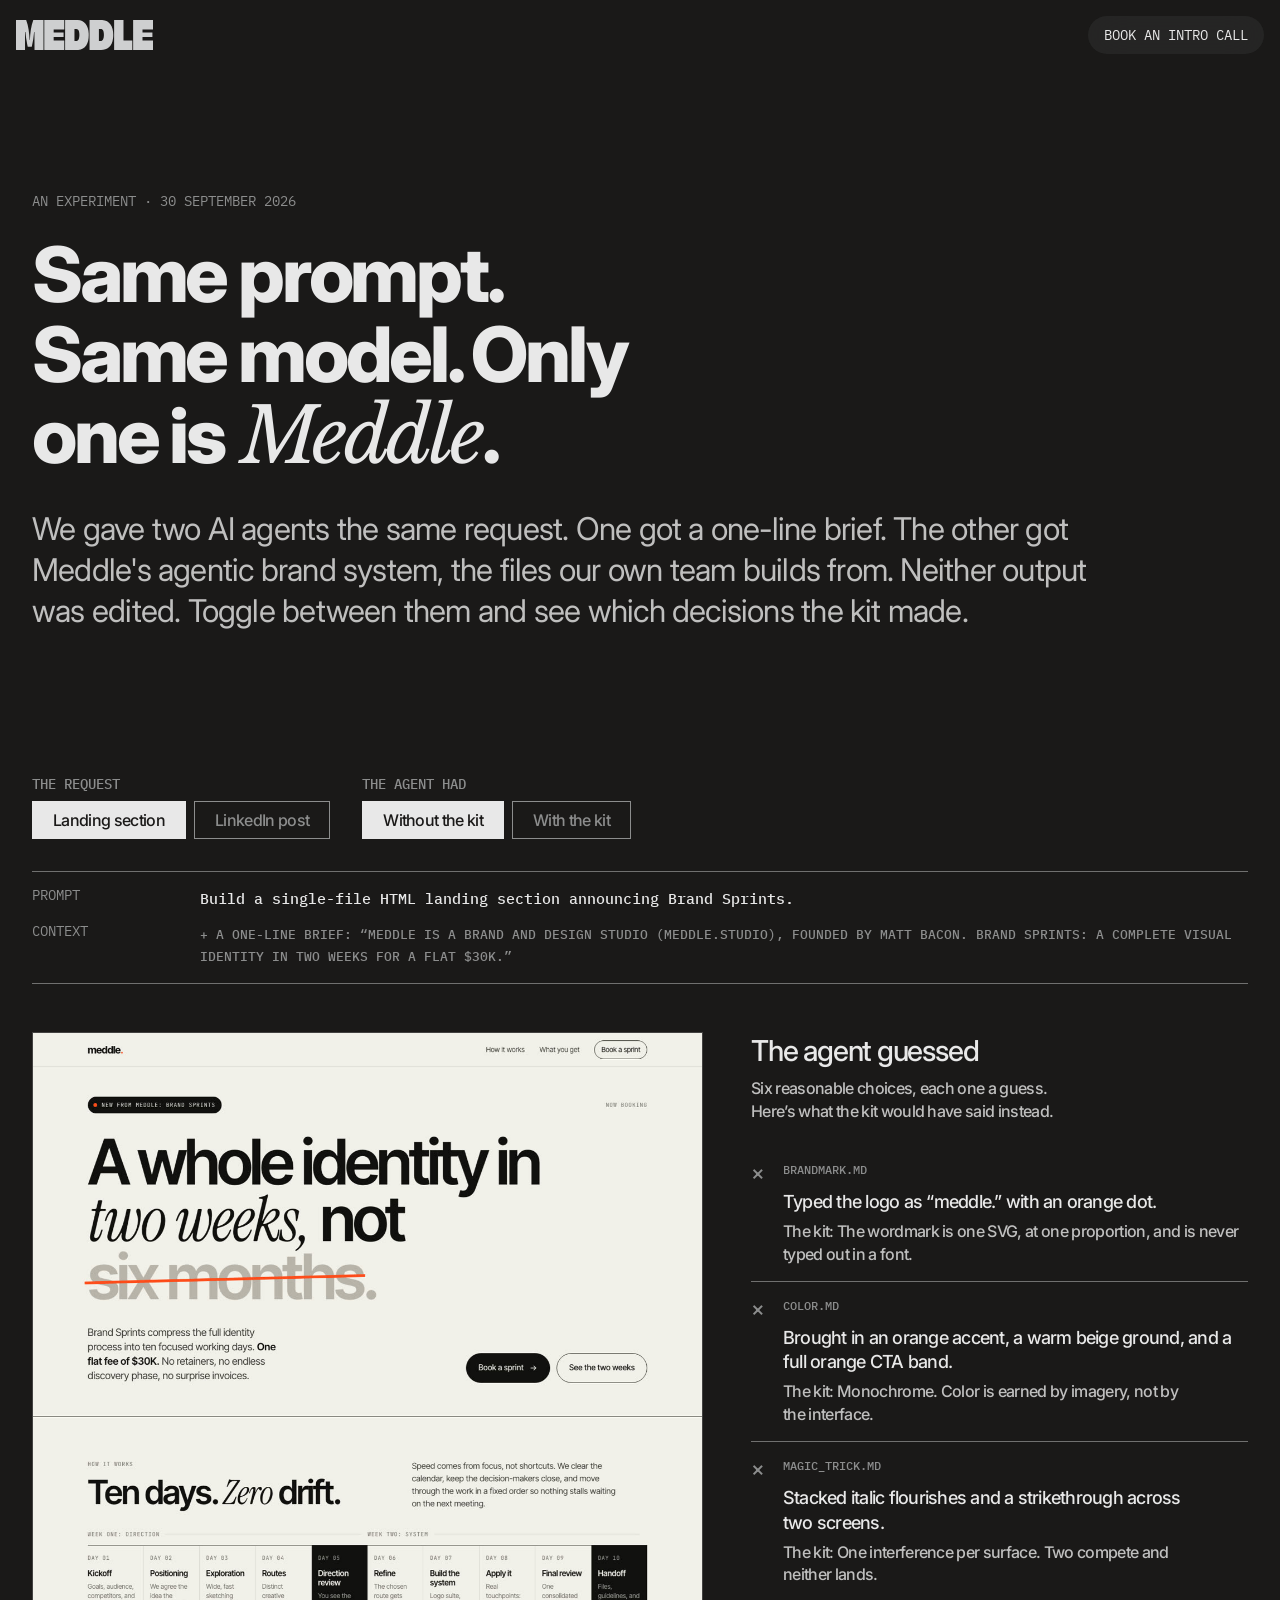
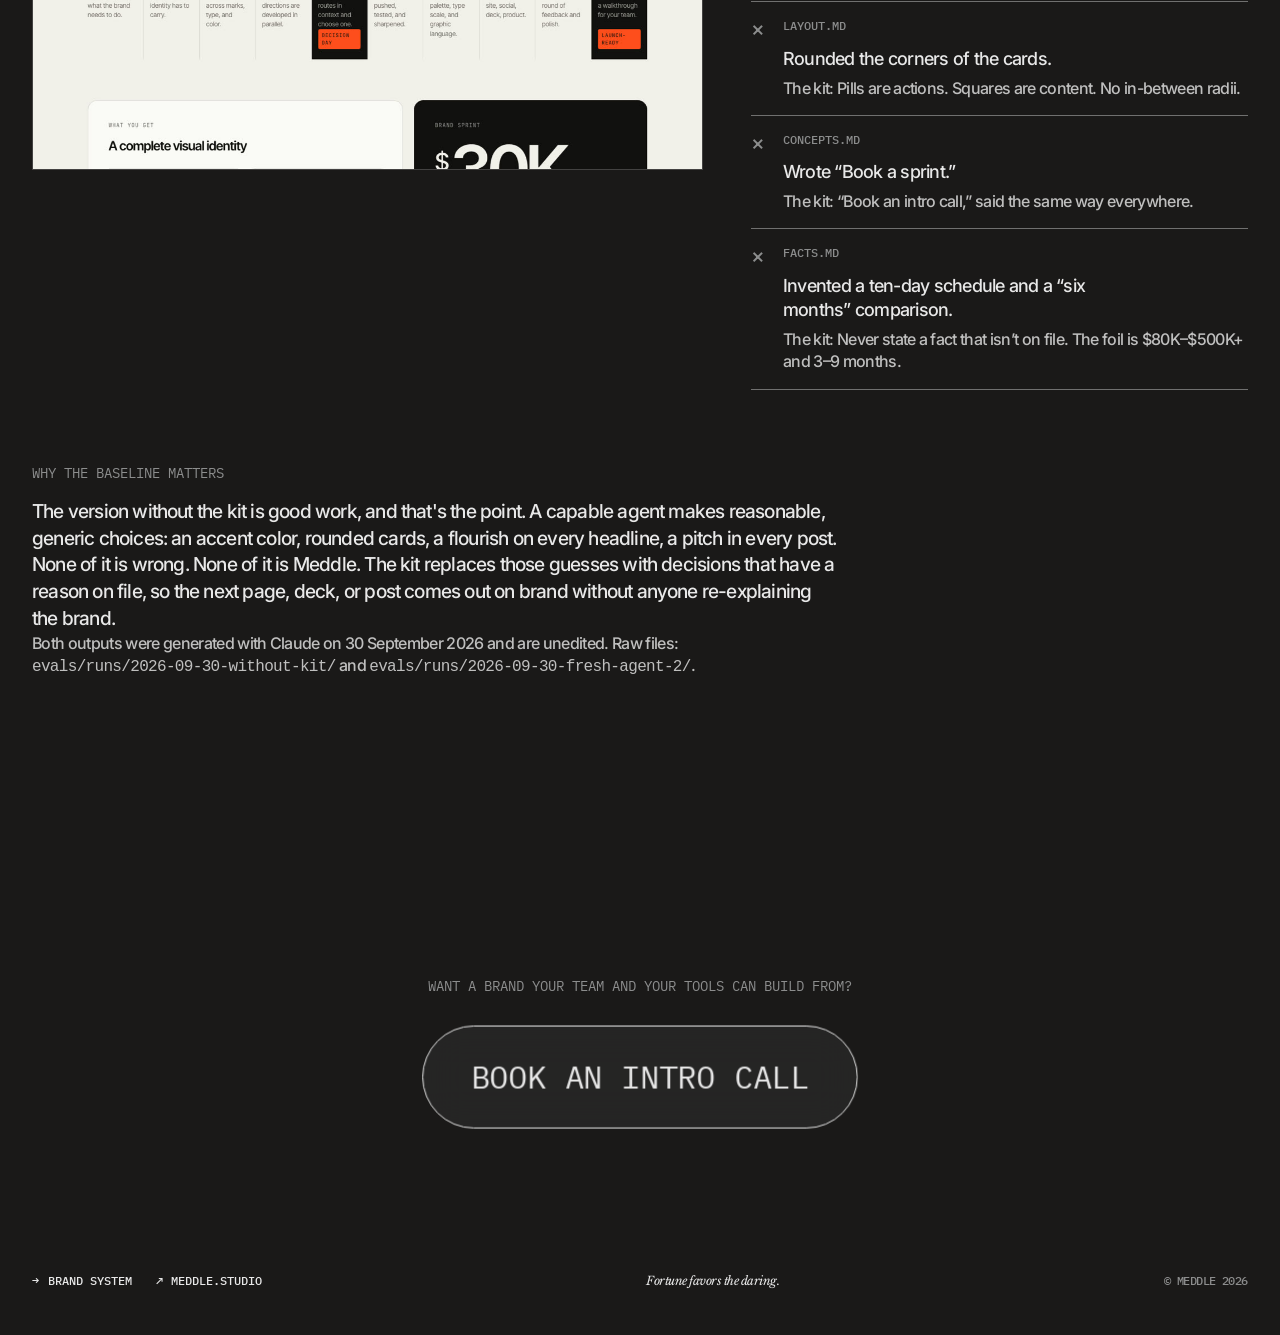
<file: showcase/with-without/index.html>
<!doctype html>
<html lang="en">
<head>
<meta charset="utf-8">
<meta name="viewport" content="width=device-width, initial-scale=1">
<title>With and Without the Kit | Meddle</title>
<meta name="description" content="The same prompt, the same model. Without a brand system an agent makes reasonable guesses. With Meddle's agentic brand system, every choice has a reason on file.">
<link rel="icon" href="../../brand/assets/logo/meddle-icon-512.png">
<link rel="stylesheet" href="../../brand/visual/fonts.css">
<link rel="stylesheet" href="../../brand/visual/tokens.css">
<link rel="stylesheet" href="../../components/components.css">
<style>
  html, body { margin: 0; }
  .hero { padding-top: var(--m-space-3xl); padding-bottom: var(--m-space-2xl); }
  .hero .m-h1 { max-width: 16ch; margin-top: var(--m-space-md); }
  .hero .m-body-lg { max-width: 34em; margin-top: var(--m-space-lg); color: var(--m-fg-secondary); }
  .controls { display: flex; flex-wrap: wrap; gap: var(--m-space-lg); align-items: end; margin-bottom: var(--m-space-lg); }
  .controls .m-chips { margin-top: var(--m-space-2xs); }
  .prompt { border-top: var(--m-border-rule) var(--m-rule); border-bottom: var(--m-border-rule) var(--m-rule); padding: var(--m-space-sm) 0; margin-bottom: var(--m-space-xl); display: grid; grid-template-columns: 9rem 1fr; gap: var(--m-space-sm) var(--m-space-md); }
  .prompt code { font-family: var(--m-font-mono); font-size: 15px; letter-spacing: 0; }
  .prompt p { margin: 0; }
  .route { font-family: var(--m-font-mono); font-size: 12.5px; text-transform: uppercase; letter-spacing: 0; color: var(--m-muted-small); line-height: 1.7; }
  .compare { display: grid; grid-template-columns: minmax(0, 1.35fr) minmax(0, 1fr); gap: var(--m-space-xl); align-items: start; }
  .output { border: var(--m-border-hairline) var(--m-hairline); background: var(--m-hairline); max-height: 82vh; overflow: auto; position: sticky; top: 90px; }
  .output img { display: block; width: 100%; height: auto; }
  .post { background: var(--m-color-sheet); color: var(--m-color-ink); padding: var(--m-space-lg); }
  .post .who { font-family: var(--m-font-mono); font-size: 12px; text-transform: uppercase; letter-spacing: 0; color: rgba(26,25,24,.65); margin: 0 0 var(--m-space-md); }
  .post .text { white-space: pre-wrap; font-size: 18px; line-height: 1.5; font-weight: 400; letter-spacing: -0.02em; margin: 0; }
  .notes h2 { margin: 0 0 var(--m-space-2xs); }
  .notes .sub { margin: 0 0 var(--m-space-md); color: var(--m-fg-secondary); }
  .items { list-style: none; margin: 0; padding: 0; }
  .items li { display: grid; grid-template-columns: 1.6em 1fr; gap: 0 .4em; padding: var(--m-space-sm) 0; border-bottom: var(--m-border-rule) var(--m-rule); }
  .items li::before { font-size: 1.3em; line-height: 1.1; color: var(--m-muted); }
  .items.guessed li::before { content: "×"; }
  .items.decided li::before { content: "→"; }
  .items .file { grid-column: 2; font-family: var(--m-font-mono); font-size: 12px; text-transform: uppercase; letter-spacing: 0; color: var(--m-muted-small); }
  .items .did { grid-column: 2; margin: .3em 0 0; font-size: 18px; font-weight: 500; line-height: 1.35; }
  .items .rule { grid-column: 2; margin: .35em 0 0; font-size: 16px; color: var(--m-fg-secondary); line-height: 1.4; }
  .honest { margin-top: var(--m-space-2xl); }
  .honest p { max-width: 42em; }
  @media (max-width: 991.98px) { .compare { grid-template-columns: 1fr; } .output { position: static; max-height: 70vh; } .prompt { grid-template-columns: 1fr; } }
</style>
</head>
<body class="m-root m-theme-dark">

<header class="m-topbar">
  <a class="m-wordmark m-wordmark--corner" href="../../index.html" aria-label="Meddle brand system"><svg viewBox="0 0 912.766 199.808" role="img" aria-label="Meddle"><path d="M67.6632 0.000488281C83.593 41.1816 88.4713 88.3735 90.6336 133.983H92.669C94.4976 88.1664 100.09 41.8027 115.139 0.000488281H183.022V199.781H123.394L122.94 79.3171H120.645C117.948 112.611 112.696 145.677 105.102 177.695L104.381 178.076C101.164 177.494 79.1751 178.95 78.2074 177.461C77.5534 176.446 75.3845 165.72 74.904 163.469C68.9846 136.066 65.3074 107.561 62.8449 79.3171H60.0887V199.788H0.687381C0.640666 199.788 0 198.967 0 198.9V0.000488281H67.6632Z"/><path d="M489.867 0H574.494C629.644 3.78684 653.836 52.9223 646.675 120.658C635.804 223.571 549.181 195.707 491.448 199.808C490.988 199.935 489.86 199.394 489.86 198.899L489.867 0ZM552.251 139.252H567.62C588.895 139.252 588.829 84.1988 579.506 68.8043C576.476 63.8086 570.189 60.5294 565.324 60.5294H552.251V139.252Z"/><path d="M327.04 199.781V0H411.207C454.218 2.87853 482.22 33.8011 484.396 90.1696C486.818 153.277 465.53 193.623 414.871 199.18C385.634 200.462 356.31 199.454 327.04 199.781ZM389.418 139.252H404.78C425.055 139.252 424.721 88.914 418.401 73.0453C415.311 65.2779 408.885 60.5294 402.031 60.5294H389.418V139.252Z"/><path d="M321.536 0V63.4613H250.903V84.0185H316.952V113.398H250.903V135.739H320.849C320.902 135.739 321.543 136.553 321.543 136.607V198.899C321.543 198.953 320.902 199.781 320.849 199.781H189.206C189.16 199.781 188.519 198.946 188.519 198.899V0H321.536Z"/><path d="M912.766 0V63.4613H842.593V84.0185H907.954C908.008 84.0185 908.648 84.84 908.648 84.9134V113.405H842.593V135.745H912.766V199.788H780.209V0H912.766Z"/><path d="M715.999 0V135.732H774.719V199.781H653.614V0H715.999Z"/></svg></a>
  <a class="m-pill" href="https://meddle.studio/contact/">Book an intro call</a>
</header>

<section class="hero m-container">
  <span class="m-label m-muted">An experiment · 30 September 2026</span>
  <h1 class="m-h1">Same prompt. Same model. Only one is <em>Meddle</em>.</h1>
  <p class="m-body-lg">We gave two AI agents the same request. One got a one-line brief. The other got Meddle's agentic brand system, the files our own team builds from. Neither output was edited. Toggle between them and see which decisions the kit made.</p>
</section>

<section class="m-section m-theme-light" data-scroll-theme="light" style="padding-top:var(--m-space-2xl)">
  <div class="m-container">
    <div class="controls">
      <div><span class="m-field__label">The request</span>
        <div class="m-chips" id="example">
          <label class="m-chip"><input type="radio" name="example" value="landing" checked><span>Landing section</span></label>
          <label class="m-chip"><input type="radio" name="example" value="linkedin"><span>LinkedIn post</span></label>
        </div></div>
      <div><span class="m-field__label">The agent had</span>
        <div class="m-chips" id="mode">
          <label class="m-chip"><input type="radio" name="mode" value="without" checked><span>Without the kit</span></label>
          <label class="m-chip"><input type="radio" name="mode" value="with"><span>With the kit</span></label>
        </div></div>
    </div>

    <div class="prompt">
      <span class="m-label m-muted">Prompt</span><p><code id="prompt-text"></code></p>
      <span class="m-label m-muted" id="context-label">Context</span><p class="route" id="context"></p>
    </div>

    <div class="compare">
      <div class="output" id="output" tabindex="0" aria-live="polite"></div>
      <div class="notes">
        <h2 class="m-h3" id="notes-title"></h2>
        <p class="sub m-small" id="notes-sub"></p>
        <ul class="items" id="items"></ul>
      </div>
    </div>

    <div class="honest">
      <span class="m-label m-muted">Why the baseline matters</span>
      <p class="m-body" style="margin-top:var(--m-space-sm)">The version without the kit is good work, and that's the point. A capable agent makes reasonable, generic choices: an accent color, rounded cards, a flourish on every headline, a pitch in every post. None of it is wrong. None of it is Meddle. The kit replaces those guesses with decisions that have a reason on file, so the next page, deck, or post comes out on brand without anyone re-explaining the brand.</p>
      <p class="m-small m-secondary">Both outputs were generated with Claude on 30 September 2026 and are unedited. Raw files: <code>evals/runs/2026-09-30-without-kit/</code> and <code>evals/runs/2026-09-30-fresh-agent-2/</code>.</p>
    </div>
  </div>
</section>

<section class="m-cta-band m-theme-dark" data-scroll-theme="dark">
  <span class="m-label">Want a brand your team and your tools can build from?</span>
  <a class="m-pill m-cta" href="https://meddle.studio/contact/">Book an intro call</a>
</section>

<footer class="m-theme-dark">
  <div class="m-container m-footer">
    <ul><li><a class="m-link m-link--lead" href="../../index.html">Brand system</a></li><li><a class="m-link m-link--lead m-link--external" href="https://meddle.studio">meddle.studio</a></li></ul>
    <span class="m-signoff">Fortune favors the daring.</span>
    <span class="m-footer__legal">© Meddle 2026</span>
  </div>
</footer>

<script>
const POSTS = {"without": "\"Good enough\" branding is the most expensive line item a B2B SaaS company never sees on a budget.\n\nNobody signs off on it. It just happens. A founder makes a logo on a weekend, the first designer picks a blue, the website gets rebuilt twice by whoever has time, and three years later you're a Series B company that looks like a seed-stage one.\n\nIt feels free because there's no invoice. But you're paying for it every week:\n\n→ In sales cycles. When your product is better but your brand looks smaller, buyers read that as risk. Your reps spend the first call proving you're real instead of proving you're right.\n\n→ In pricing. It's hard to charge enterprise prices from a site that looks like a side project. The brand sets the anchor before anyone sees a demo.\n\n→ In marketing spend. If people can't remember you after an ad, a conference booth, or a webinar, you have to pay to reach them again. Forgettable is a recurring cost.\n\n→ In hiring. Senior people check you out before they reply. A brand that looks unsure makes the company look unsure.\n\n→ In your team's time. Without a real system, every deck, landing page, and one-pager starts from scratch, and every one of them drifts a little further from the last.\n\nNone of these show up as \"branding\" on a P&L. They show up as longer deals, softer pricing, higher CAC, and a lot of hours spent reinventing the same slide.\n\nThe fix isn't a six-month rebrand with a traditional agency. For most SaaS teams, it's making a clear set of decisions once, building them into a system people can actually use, and then getting back to work.\n\nThat's why we built Brand Sprints at Meddle: a complete visual identity in two weeks, for a flat $30K. Fixed scope, fixed price, done.\n\n\"Good enough\" costs more than that. It just sends the bill in pieces.\n\nIf your brand is starting to look smaller than your company, I'm happy to talk it through: meddle.studio", "with": "\"Good enough\" is the most expensive brand decision a B2B SaaS company makes. It just never shows up as a line item.\n\nIt shows up in the pipeline, and it rarely sounds like a brand problem. It sounds like: \"We need more sales, but nobody understands what we do.\"\n\nYour AE spends the first call explaining what the company does, because the website didn't. Every rep rebuilds the deck their own way, so the story changes with whoever's telling it.\n\nNext to a competitor that looks more established, you're the risky choice. So you discount to close a gap your brand opened.\n\nNone of that gets booked as \"brand.\" It gets booked as longer sales cycles, lower win rates, and smaller deals.\n\nWhat I'd tell any B2B SaaS founder: good enough isn't the cheap option. Clarity is. A story that says what you do in one sentence, and an identity that looks like the company you're becoming, not the one you were at seed."};
const DATA = {
  landing: {
    prompt: 'Build a single-file HTML landing section announcing Brand Sprints.',
    without: {
      context: '+ A one-line brief: “Meddle is a brand and design studio (meddle.studio), founded by Matt Bacon. Brand Sprints: a complete visual identity in two weeks for a flat $30K.”',
      img: 'assets/landing-without.jpg', alt: 'Landing section built without the kit: beige background, orange accents, rounded cards, typed lowercase logo.',
      title: 'The agent guessed', sub: 'Six reasonable choices, each one a guess. Here’s what the kit would have said instead.',
      items: [
        ['brandmark.md', 'Typed the logo as “meddle.” with an orange dot.', 'The wordmark is one SVG, at one proportion, and is never typed out in a font.'],
        ['color.md', 'Brought in an orange accent, a warm beige ground, and a full orange CTA band.', 'Monochrome. Color is earned by imagery, not by the interface.'],
        ['magic_trick.md', 'Stacked italic flourishes and a strikethrough across two screens.', 'One interference per surface. Two compete and neither lands.'],
        ['layout.md', 'Rounded the corners of the cards.', 'Pills are actions. Squares are content. No in-between radii.'],
        ['concepts.md', 'Wrote “Book a sprint.”', '“Book an intro call,” said the same way everywhere.'],
        ['facts.md', 'Invented a ten-day schedule and a “six months” comparison.', 'Never state a fact that isn’t on file. The foil is $80K–$500K+ and 3–9 months.'],
      ],
    },
    with: {
      context: '+ The kit. It read: AGENTS.md → magic_trick.md → README routing (“A web page or landing section”) → landing-page.md → components → layout.md → messaging.md → facts.md → brandmark.md',
      img: 'assets/landing-with.jpg', alt: 'Landing section built with the kit: ink hero, the SVG wordmark in the corner, concrete body with arrow lists, ink CTA band.',
      title: 'The kit decided', sub: 'Every choice below traces to a file, and to the reason written next to it.',
      items: [
        ['magic_trick.md', 'The italic “And” carries the hero. Every other headline stays plain.', 'One interference per surface: about 90% discipline, 10% meddling.'],
        ['messaging.md', 'Reused the live lines: “Fast. Cheap. And Good.”, the aside, “No guesswork. No haggling.”', 'When an approved line fits, use it. Repetition is how a brand becomes recognizable.'],
        ['color.md', 'Ink hero, concrete body, ink close.', 'Open dark, work light, close dark.'],
        ['brandmark.md', 'The SVG wordmark, small, in the corner.', 'Corner or edge to edge. Never floating in between.'],
        ['graphic-elements.md', 'Arrow lists for what’s included, crosses for the traditional agency, numbered rows for the offers.', 'The arrow means “included.” The cross marks the other model. Rules, not boxes.'],
        ['facts.md', '$30K, two weeks, $80K–$500K+, 3–9 months, all from the facts file.', 'Numbers come only from facts.md. No invented process.'],
      ],
    },
  },
  linkedin: {
    prompt: 'Write a LinkedIn post from Matt’s account about why “good enough” branding is expensive for B2B SaaS.',
    without: {
      context: '+ The same one-line brief.',
      post: 'without',
      title: 'The agent guessed', sub: 'Strong writing, and a very different post from the one the kit asks for.',
      items: [
        ['voice-and-tone.md', 'Pitched Brand Sprints and the $30K price inside a point-of-view post.', 'Leave prices out of thought-leadership posts. State them when the piece is about hiring Meddle.'],
        ['voice-and-tone.md', 'Switched from “we built” to “I’m happy to talk.”', 'Don’t mix “we” and “I” in one piece. Matt’s account is “I.”'],
        ['linkedin-post.md', '343 words and five bulleted arguments.', 'A claim that stands alone, 2–4 short lines of reasoning, and one concrete example.'],
        ['linkedin-post.md', 'Closed with a link and an invitation.', 'Close with the takeaway, not a call to action. Point-of-view posts don’t need one.'],
      ],
    },
    with: {
      context: '+ The kit. It read: AGENTS.md → magic_trick.md → README routing (“A LinkedIn post, email, or proposal”) → linkedin-post.md → voice-and-tone.md → concepts.md → facts.md',
      post: 'with',
      title: 'The kit decided', sub: '164 words, no pitch, and every choice on file.',
      items: [
        ['linkedin-post.md', 'The reframe shape: a claim that works before “…see more,” the reasoning, then the takeaway.', 'Lead with a claim that challenges a category default.'],
        ['messaging.md', 'Used the SaaS problem in the client’s own words: “We need more sales, but nobody understands what we do.”', 'Open segment conversations with the approved problem framing.'],
        ['voice-and-tone.md', '“I” throughout, because it’s Matt’s account. No price and no pitch.', 'Senior, not stuffy. Say the business thing.'],
        ['concepts.md', '“Brand,” not “branding,” in Meddle’s own voice.', '“Branding” is allowed in the core belief and in search terms, not in our copy.'],
      ],
    },
  },
};
const $ = (s) => document.querySelector(s);
const esc = (s) => s.replace(/[&<>"]/g, (c) => ({ '&': '&amp;', '<': '&lt;', '>': '&gt;', '"': '&quot;' }[c]));
const state = { example: 'landing', mode: 'without' };
function render() {
  const ex = DATA[state.example], d = ex[state.mode];
  $('#prompt-text').textContent = ex.prompt;
  $('#context').textContent = d.context;
  const out = $('#output'); out.scrollTop = 0;
  out.innerHTML = d.img
    ? `<img src="${d.img}" alt="${esc(d.alt)}">`
    : `<div class="post"><p class="who">Matt Bacon · Founder & Creative Director, Meddle</p><p class="text">${esc(POSTS[d.post])}</p></div>`;
  $('#notes-title').textContent = d.title;
  $('#notes-sub').textContent = d.sub;
  const list = $('#items'); list.className = 'items ' + (state.mode === 'with' ? 'decided' : 'guessed');
  list.innerHTML = d.items.map(([file, did, rule]) => `<li><span class="file">${esc(file)}</span><p class="did">${esc(did)}</p><p class="rule">${state.mode === 'with' ? 'Why: ' : 'The kit: '}${esc(rule)}</p></li>`).join('');
}
document.querySelectorAll('input[name=example], input[name=mode]').forEach((i) => i.addEventListener('change', () => { state[i.name] = i.value; render(); }));
render();
</script>
<script src="../../components/components.js"></script>
</body>
</html>
</file>
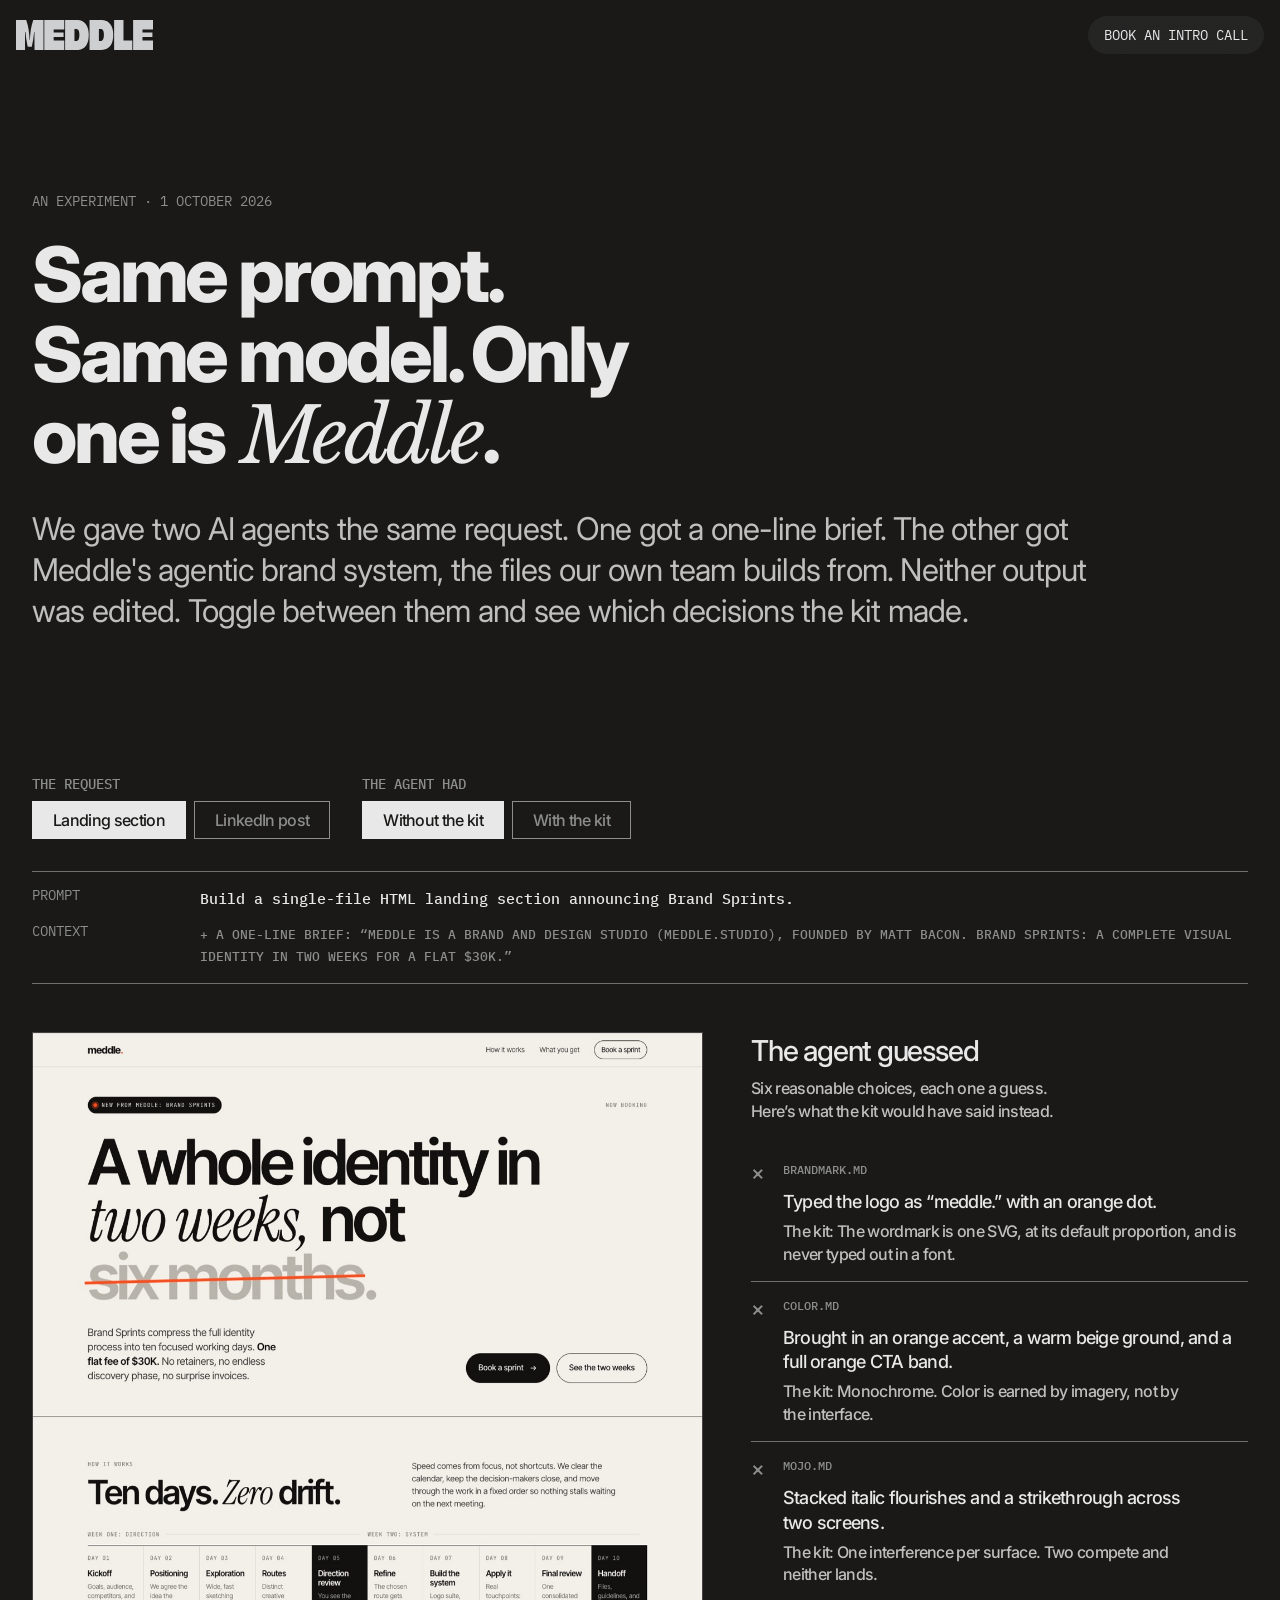
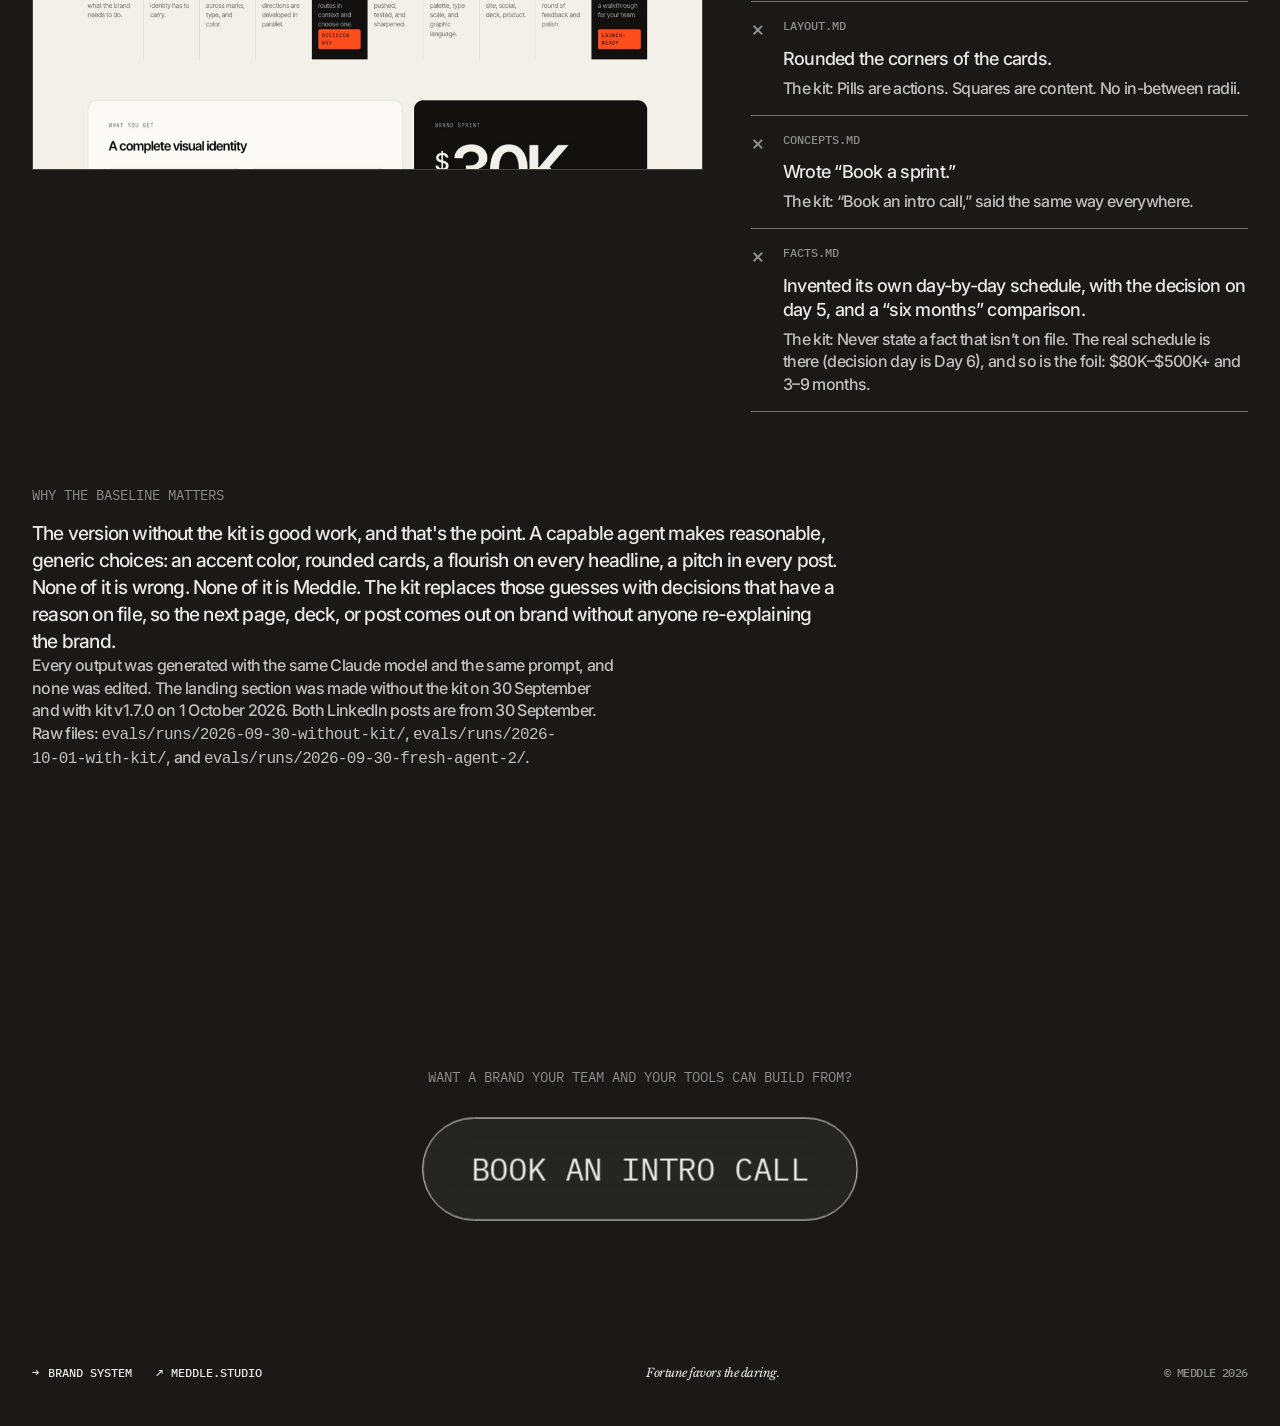
<file: site/showcase/with-without/index.html>
<!doctype html>
<html lang="en">
<head>
<meta charset="utf-8">
<meta name="viewport" content="width=device-width, initial-scale=1">
<title>With and Without the Kit | Meddle</title>
<meta name="description" content="The same prompt, the same model. Without a brand system an agent makes reasonable guesses. With Meddle's agentic brand system, every choice has a reason on file.">
<link rel="icon" href="../../brand/assets/logo/meddle-icon-512.png">
<link rel="stylesheet" href="../../brand/visual/fonts.css">
<link rel="stylesheet" href="../../brand/visual/tokens.css">
<link rel="stylesheet" href="../../components/components.css">
<style>
  html, body { margin: 0; }
  .hero { padding-top: var(--m-space-3xl); padding-bottom: var(--m-space-2xl); }
  .hero .m-h1 { max-width: 16ch; margin-top: var(--m-space-md); }
  .hero .m-body-lg { max-width: 34em; margin-top: var(--m-space-lg); color: var(--m-fg-secondary); }
  .controls { display: flex; flex-wrap: wrap; gap: var(--m-space-lg); align-items: end; margin-bottom: var(--m-space-lg); }
  .controls .m-chips { margin-top: var(--m-space-2xs); }
  .prompt { border-top: var(--m-border-rule) var(--m-rule); border-bottom: var(--m-border-rule) var(--m-rule); padding: var(--m-space-sm) 0; margin-bottom: var(--m-space-xl); display: grid; grid-template-columns: 9rem 1fr; gap: var(--m-space-sm) var(--m-space-md); }
  .prompt code { font-family: var(--m-font-mono); font-size: 15px; letter-spacing: 0; }
  .prompt p { margin: 0; }
  .route { font-family: var(--m-font-mono); font-size: 12.5px; text-transform: uppercase; letter-spacing: 0; color: var(--m-muted-small); line-height: 1.7; }
  .compare { display: grid; grid-template-columns: minmax(0, 1.35fr) minmax(0, 1fr); gap: var(--m-space-xl); align-items: start; }
  .output { border: var(--m-border-hairline) var(--m-hairline); background: var(--m-hairline); max-height: 82vh; overflow: auto; position: sticky; top: 90px; }
  .output img { display: block; width: 100%; height: auto; }
  .post { background: var(--m-color-sheet); color: var(--m-color-ink); padding: var(--m-space-lg); }
  .post .who { font-family: var(--m-font-mono); font-size: 12px; text-transform: uppercase; letter-spacing: 0; color: rgba(26,25,24,.65); margin: 0 0 var(--m-space-md); }
  .post .text { white-space: pre-wrap; font-size: 18px; line-height: 1.5; font-weight: 400; letter-spacing: -0.02em; margin: 0; }
  .notes h2 { margin: 0 0 var(--m-space-2xs); }
  .notes .sub { margin: 0 0 var(--m-space-md); color: var(--m-fg-secondary); }
  .items { list-style: none; margin: 0; padding: 0; }
  .items li { display: grid; grid-template-columns: 1.6em 1fr; gap: 0 .4em; padding: var(--m-space-sm) 0; border-bottom: var(--m-border-rule) var(--m-rule); }
  .items li::before { font-size: 1.3em; line-height: 1.1; color: var(--m-muted); }
  .items.guessed li::before { content: "×"; }
  .items.decided li::before { content: "→"; }
  .items .file { grid-column: 2; font-family: var(--m-font-mono); font-size: 12px; text-transform: uppercase; letter-spacing: 0; color: var(--m-muted-small); }
  .items .did { grid-column: 2; margin: .3em 0 0; font-size: 18px; font-weight: 500; line-height: 1.35; }
  .items .rule { grid-column: 2; margin: .35em 0 0; font-size: 16px; color: var(--m-fg-secondary); line-height: 1.4; }
  .honest { margin-top: var(--m-space-2xl); }
  .honest p { max-width: 42em; }
  @media (max-width: 991.98px) { .compare { grid-template-columns: 1fr; } .output { position: static; max-height: 70vh; } .prompt { grid-template-columns: 1fr; } }
</style>
</head>
<body class="m-root m-theme-dark">

<header class="m-topbar">
  <a class="m-wordmark m-wordmark--corner" href="../../index.html" aria-label="Meddle brand system"><svg viewBox="0 0 912.766 199.808" role="img" aria-label="Meddle"><path d="M67.6632 0.000488281C83.593 41.1816 88.4713 88.3735 90.6336 133.983H92.669C94.4976 88.1664 100.09 41.8027 115.139 0.000488281H183.022V199.781H123.394L122.94 79.3171H120.645C117.948 112.611 112.696 145.677 105.102 177.695L104.381 178.076C101.164 177.494 79.1751 178.95 78.2074 177.461C77.5534 176.446 75.3845 165.72 74.904 163.469C68.9846 136.066 65.3074 107.561 62.8449 79.3171H60.0887V199.788H0.687381C0.640666 199.788 0 198.967 0 198.9V0.000488281H67.6632Z"/><path d="M489.867 0H574.494C629.644 3.78684 653.836 52.9223 646.675 120.658C635.804 223.571 549.181 195.707 491.448 199.808C490.988 199.935 489.86 199.394 489.86 198.899L489.867 0ZM552.251 139.252H567.62C588.895 139.252 588.829 84.1988 579.506 68.8043C576.476 63.8086 570.189 60.5294 565.324 60.5294H552.251V139.252Z"/><path d="M327.04 199.781V0H411.207C454.218 2.87853 482.22 33.8011 484.396 90.1696C486.818 153.277 465.53 193.623 414.871 199.18C385.634 200.462 356.31 199.454 327.04 199.781ZM389.418 139.252H404.78C425.055 139.252 424.721 88.914 418.401 73.0453C415.311 65.2779 408.885 60.5294 402.031 60.5294H389.418V139.252Z"/><path d="M321.536 0V63.4613H250.903V84.0185H316.952V113.398H250.903V135.739H320.849C320.902 135.739 321.543 136.553 321.543 136.607V198.899C321.543 198.953 320.902 199.781 320.849 199.781H189.206C189.16 199.781 188.519 198.946 188.519 198.899V0H321.536Z"/><path d="M912.766 0V63.4613H842.593V84.0185H907.954C908.008 84.0185 908.648 84.84 908.648 84.9134V113.405H842.593V135.745H912.766V199.788H780.209V0H912.766Z"/><path d="M715.999 0V135.732H774.719V199.781H653.614V0H715.999Z"/></svg></a>
  <a class="m-pill" href="https://meddle.studio/contact/">Book an intro call</a>
</header>

<section class="hero m-container">
  <span class="m-label m-muted">An experiment · 1 October 2026</span>
  <h1 class="m-h1">Same prompt. Same model. Only one is <em>Meddle</em>.</h1>
  <p class="m-body-lg">We gave two AI agents the same request. One got a one-line brief. The other got Meddle's agentic brand system, the files our own team builds from. Neither output was edited. Toggle between them and see which decisions the kit made.</p>
</section>

<section class="m-section m-theme-light" data-scroll-theme="light" style="padding-top:var(--m-space-2xl)">
  <div class="m-container">
    <div class="controls">
      <div><span class="m-field__label">The request</span>
        <div class="m-chips" id="example">
          <label class="m-chip"><input type="radio" name="example" value="landing" checked><span>Landing section</span></label>
          <label class="m-chip"><input type="radio" name="example" value="linkedin"><span>LinkedIn post</span></label>
        </div></div>
      <div><span class="m-field__label">The agent had</span>
        <div class="m-chips" id="mode">
          <label class="m-chip"><input type="radio" name="mode" value="without" checked><span>Without the kit</span></label>
          <label class="m-chip"><input type="radio" name="mode" value="with"><span>With the kit</span></label>
        </div></div>
    </div>

    <div class="prompt">
      <span class="m-label m-muted">Prompt</span><p><code id="prompt-text"></code></p>
      <span class="m-label m-muted" id="context-label">Context</span><p class="route" id="context"></p>
    </div>

    <div class="compare">
      <div class="output" id="output" tabindex="0" aria-live="polite"></div>
      <div class="notes">
        <h2 class="m-h3" id="notes-title"></h2>
        <p class="sub m-small" id="notes-sub"></p>
        <ul class="items" id="items"></ul>
      </div>
    </div>

    <div class="honest">
      <span class="m-label m-muted">Why the baseline matters</span>
      <p class="m-body" style="margin-top:var(--m-space-sm)">The version without the kit is good work, and that's the point. A capable agent makes reasonable, generic choices: an accent color, rounded cards, a flourish on every headline, a pitch in every post. None of it is wrong. None of it is Meddle. The kit replaces those guesses with decisions that have a reason on file, so the next page, deck, or post comes out on brand without anyone re-explaining the brand.</p>
      <p class="m-small m-secondary">Every output was generated with the same Claude model and the same prompt, and none was edited. The landing section was made without the kit on 30 September and with kit v1.7.0 on 1 October 2026. Both LinkedIn posts are from 30 September. Raw files: <code>evals/runs/2026-09-30-without-kit/</code>, <code>evals/runs/2026-10-01-with-kit/</code>, and <code>evals/runs/2026-09-30-fresh-agent-2/</code>.</p>
    </div>
  </div>
</section>

<section class="m-cta-band m-theme-dark" data-scroll-theme="dark">
  <span class="m-label">Want a brand your team and your tools can build from?</span>
  <a class="m-pill m-cta" href="https://meddle.studio/contact/">Book an intro call</a>
</section>

<footer class="m-theme-dark">
  <div class="m-container m-footer">
    <ul><li><a class="m-link m-link--lead" href="../../index.html">Brand system</a></li><li><a class="m-link m-link--lead m-link--external" href="https://meddle.studio">meddle.studio</a></li></ul>
    <span class="m-signoff">Fortune favors the daring.</span>
    <span class="m-footer__legal">© Meddle 2026</span>
  </div>
</footer>

<script>
const POSTS = {"without": "\"Good enough\" branding is the most expensive line item a B2B SaaS company never sees on a budget.\n\nNobody signs off on it. It just happens. A founder makes a logo on a weekend, the first designer picks a blue, the website gets rebuilt twice by whoever has time, and three years later you're a Series B company that looks like a seed-stage one.\n\nIt feels free because there's no invoice. But you're paying for it every week:\n\n→ In sales cycles. When your product is better but your brand looks smaller, buyers read that as risk. Your reps spend the first call proving you're real instead of proving you're right.\n\n→ In pricing. It's hard to charge enterprise prices from a site that looks like a side project. The brand sets the anchor before anyone sees a demo.\n\n→ In marketing spend. If people can't remember you after an ad, a conference booth, or a webinar, you have to pay to reach them again. Forgettable is a recurring cost.\n\n→ In hiring. Senior people check you out before they reply. A brand that looks unsure makes the company look unsure.\n\n→ In your team's time. Without a real system, every deck, landing page, and one-pager starts from scratch, and every one of them drifts a little further from the last.\n\nNone of these show up as \"branding\" on a P&L. They show up as longer deals, softer pricing, higher CAC, and a lot of hours spent reinventing the same slide.\n\nThe fix isn't a six-month rebrand with a traditional agency. For most SaaS teams, it's making a clear set of decisions once, building them into a system people can actually use, and then getting back to work.\n\nThat's why we built Brand Sprints at Meddle: a complete visual identity in two weeks, for a flat $30K. Fixed scope, fixed price, done.\n\n\"Good enough\" costs more than that. It just sends the bill in pieces.\n\nIf your brand is starting to look smaller than your company, I'm happy to talk it through: meddle.studio", "with": "\"Good enough\" is the most expensive brand decision a B2B SaaS company makes. It just never shows up as a line item.\n\nIt shows up in the pipeline, and it rarely sounds like a brand problem. It sounds like: \"We need more sales, but nobody understands what we do.\"\n\nYour AE spends the first call explaining what the company does, because the website didn't. Every rep rebuilds the deck their own way, so the story changes with whoever's telling it.\n\nNext to a competitor that looks more established, you're the risky choice. So you discount to close a gap your brand opened.\n\nNone of that gets booked as \"brand.\" It gets booked as longer sales cycles, lower win rates, and smaller deals.\n\nWhat I'd tell any B2B SaaS founder: good enough isn't the cheap option. Clarity is. A story that says what you do in one sentence, and an identity that looks like the company you're becoming, not the one you were at seed."};
const DATA = {
  landing: {
    prompt: 'Build a single-file HTML landing section announcing Brand Sprints.',
    without: {
      context: '+ A one-line brief: “Meddle is a brand and design studio (meddle.studio), founded by Matt Bacon. Brand Sprints: a complete visual identity in two weeks for a flat $30K.”',
      img: 'assets/landing-without.jpg', alt: 'Landing section built without the kit: beige background, orange accents, rounded cards, typed lowercase logo.',
      title: 'The agent guessed', sub: 'Six reasonable choices, each one a guess. Here’s what the kit would have said instead.',
      items: [
        ['brandmark.md', 'Typed the logo as “meddle.” with an orange dot.', 'The wordmark is one SVG, at its default proportion, and is never typed out in a font.'],
        ['color.md', 'Brought in an orange accent, a warm beige ground, and a full orange CTA band.', 'Monochrome. Color is earned by imagery, not by the interface.'],
        ['mojo.md', 'Stacked italic flourishes and a strikethrough across two screens.', 'One interference per surface. Two compete and neither lands.'],
        ['layout.md', 'Rounded the corners of the cards.', 'Pills are actions. Squares are content. No in-between radii.'],
        ['concepts.md', 'Wrote “Book a sprint.”', '“Book an intro call,” said the same way everywhere.'],
        ['facts.md', 'Invented its own day-by-day schedule, with the decision on day 5, and a “six months” comparison.', 'Never state a fact that isn’t on file. The real schedule is there (decision day is Day 6), and so is the foil: $80K–$500K+ and 3–9 months.'],
      ],
    },
    with: {
      context: '+ The kit. It read: AGENTS.md → mojo.md → README routing (“A web page or landing section”) → landing-page.md → components → layout.md → brandmark.md → motion.md → messaging.md → facts.md',
      img: 'assets/landing-with.jpg', alt: 'Landing section built with the kit: a full-height ink hero, a ten-day timeline with the decision day inked, deliverables beside a giant $30K panel, real work from a past Sprint, an ink close.',
      title: 'The kit decided', sub: 'Every choice below traces to a file, and to the reason written next to it.',
      items: [
        ['layout.md', 'Gave the hero the whole first screen: “Fast. Cheap. And Good.” set huge, broken across two lines, with the aside under it.', 'Every hero is full height. The first screen is where the showpiece lives.'],
        ['mojo.md', 'One move per section: the italic “And,” one inked day in the timeline, the ink price panel. Every other headline stays plain.', 'One interference per surface: about 90% discipline, 10% meddling.'],
        ['layout.md', 'Set $30K as the biggest number on the page, beside seven named deliverables with a line each.', 'One focal point per section. Show the specifics as structure, not adjectives.'],
        ['facts.md', 'The real schedule (decision day is Day 6), $30K, $80K–$500K+, and 3–9 months, all from the facts file.', 'Numbers and process come only from facts.md. Nothing invented.'],
        ['facts.md', 'Showed real work from a past Sprint, captioned by deliverable, with no client name.', 'Color comes from imagery, and this work may illustrate Sprints, unattributed.'],
        ['messaging.md', 'Reused the live lines: “Fast. Cheap. And Good.”, the aside, “No guesswork. No haggling.”', 'When an approved line fits, use it. Repetition is how a brand becomes recognizable.'],
      ],
    },
  },
  linkedin: {
    prompt: 'Write a LinkedIn post from Matt’s account about why “good enough” branding is expensive for B2B SaaS.',
    without: {
      context: '+ The same one-line brief.',
      post: 'without',
      title: 'The agent guessed', sub: 'Strong writing, and a very different post from the one the kit asks for.',
      items: [
        ['voice-and-tone.md', 'Pitched Brand Sprints and the $30K price inside a point-of-view post.', 'Leave prices out of thought-leadership posts. State them when the piece is about hiring Meddle.'],
        ['voice-and-tone.md', 'Switched from “we built” to “I’m happy to talk.”', 'Don’t mix “we” and “I” in one piece. Matt’s account is “I.”'],
        ['linkedin-post.md', '343 words and five bulleted arguments.', 'A claim that stands alone, 2–4 short lines of reasoning, and one concrete example.'],
        ['linkedin-post.md', 'Closed with a link and an invitation.', 'Close with the takeaway, not a call to action. Point-of-view posts don’t need one.'],
      ],
    },
    with: {
      context: '+ The kit. It read: AGENTS.md → mojo.md → README routing (“A LinkedIn post, email, or proposal”) → linkedin-post.md → voice-and-tone.md → concepts.md → facts.md',
      post: 'with',
      title: 'The kit decided', sub: '164 words, no pitch, and every choice on file.',
      items: [
        ['linkedin-post.md', 'The reframe shape: a claim that works before “…see more,” the reasoning, then the takeaway.', 'Lead with a claim that challenges a category default.'],
        ['messaging.md', 'Used the SaaS problem in the client’s own words: “We need more sales, but nobody understands what we do.”', 'Open segment conversations with the approved problem framing.'],
        ['voice-and-tone.md', '“I” throughout, because it’s Matt’s account. No price and no pitch.', 'Senior, not stuffy. Say the business thing.'],
        ['concepts.md', '“Brand,” not “branding,” in Meddle’s own voice.', '“Branding” is allowed in the core belief and in search terms, not in our copy.'],
      ],
    },
  },
};
const $ = (s) => document.querySelector(s);
const esc = (s) => s.replace(/[&<>"]/g, (c) => ({ '&': '&amp;', '<': '&lt;', '>': '&gt;', '"': '&quot;' }[c]));
const state = { example: 'landing', mode: 'without' };
function render() {
  const ex = DATA[state.example], d = ex[state.mode];
  $('#prompt-text').textContent = ex.prompt;
  $('#context').textContent = d.context;
  const out = $('#output'); out.scrollTop = 0;
  out.innerHTML = d.img
    ? `<img src="${d.img}" alt="${esc(d.alt)}">`
    : `<div class="post"><p class="who">Matt Bacon · Founder & Creative Director, Meddle</p><p class="text">${esc(POSTS[d.post])}</p></div>`;
  $('#notes-title').textContent = d.title;
  $('#notes-sub').textContent = d.sub;
  const list = $('#items'); list.className = 'items ' + (state.mode === 'with' ? 'decided' : 'guessed');
  list.innerHTML = d.items.map(([file, did, rule]) => `<li><span class="file">${esc(file)}</span><p class="did">${esc(did)}</p><p class="rule">${state.mode === 'with' ? 'Why: ' : 'The kit: '}${esc(rule)}</p></li>`).join('');
}
document.querySelectorAll('input[name=example], input[name=mode]').forEach((i) => i.addEventListener('change', () => { state[i.name] = i.value; render(); }));
render();
</script>
<script src="../../components/components.js"></script>
</body>
</html>
</file>
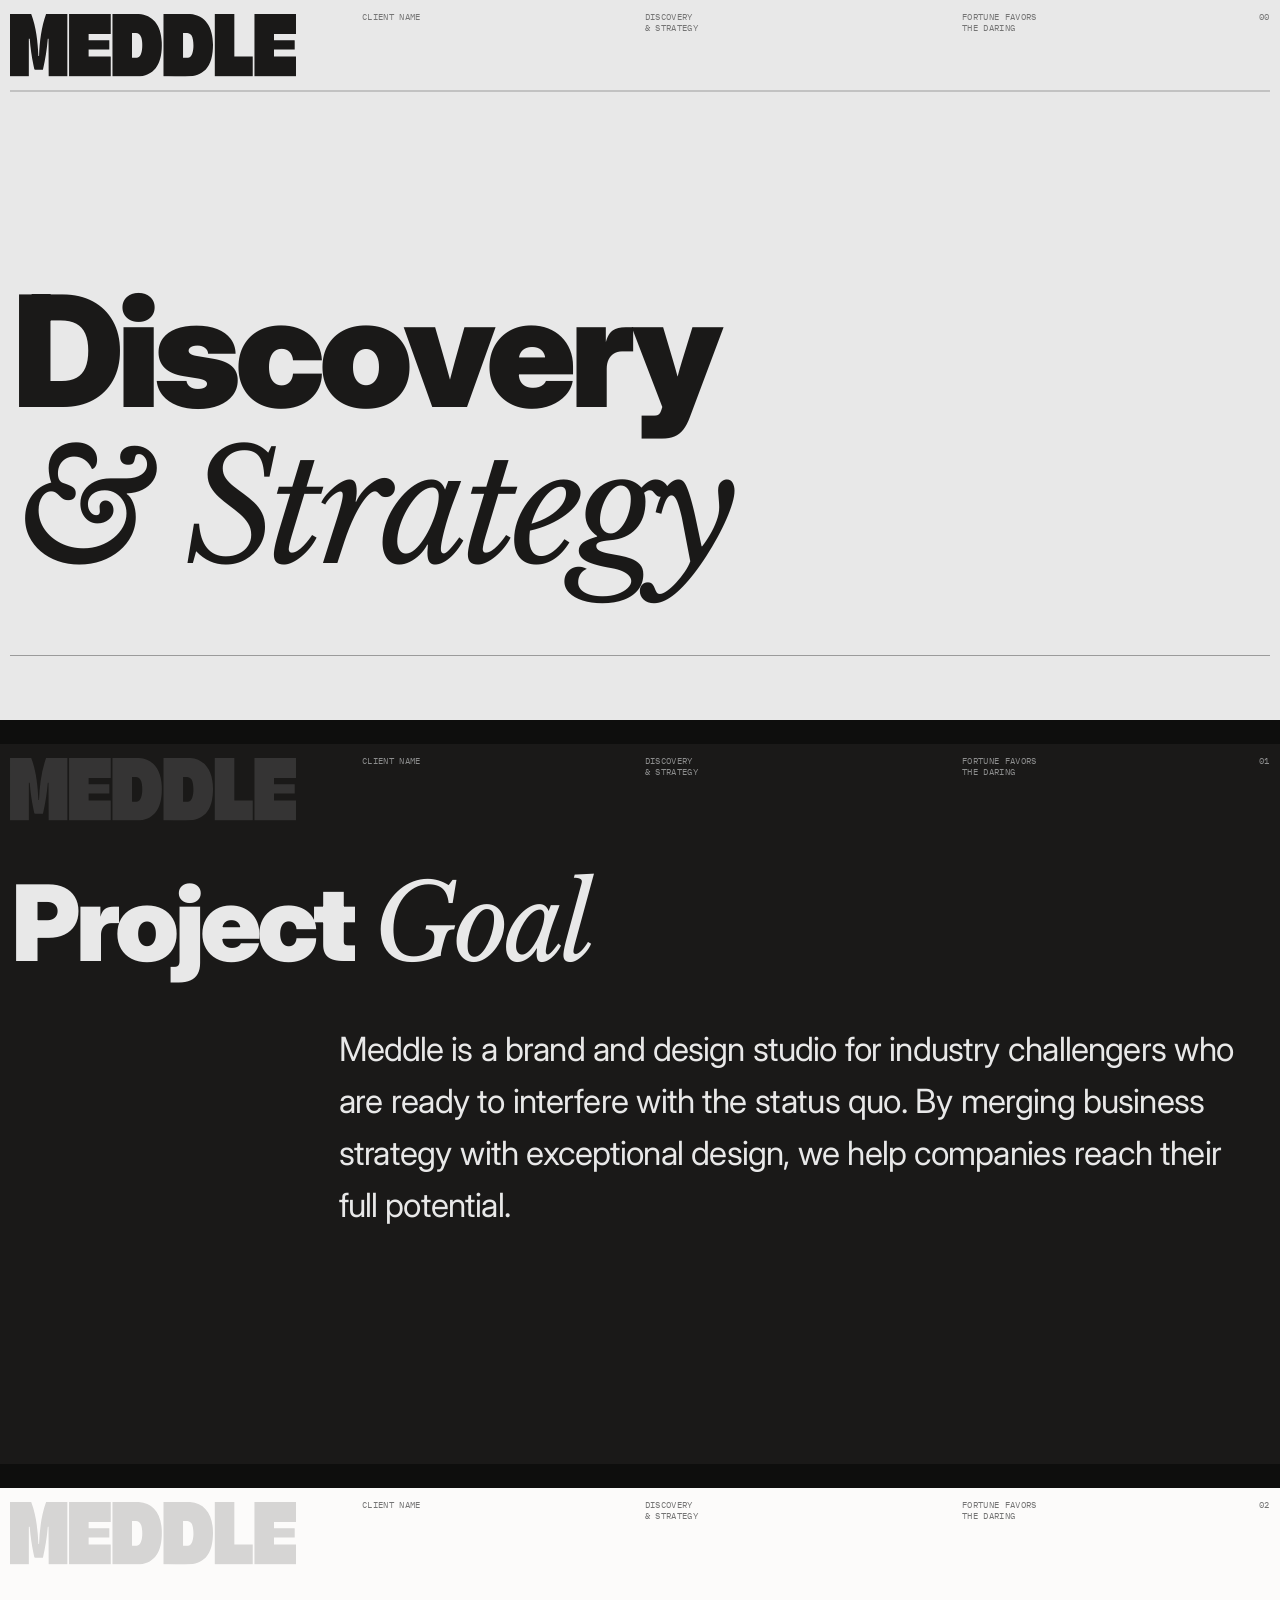
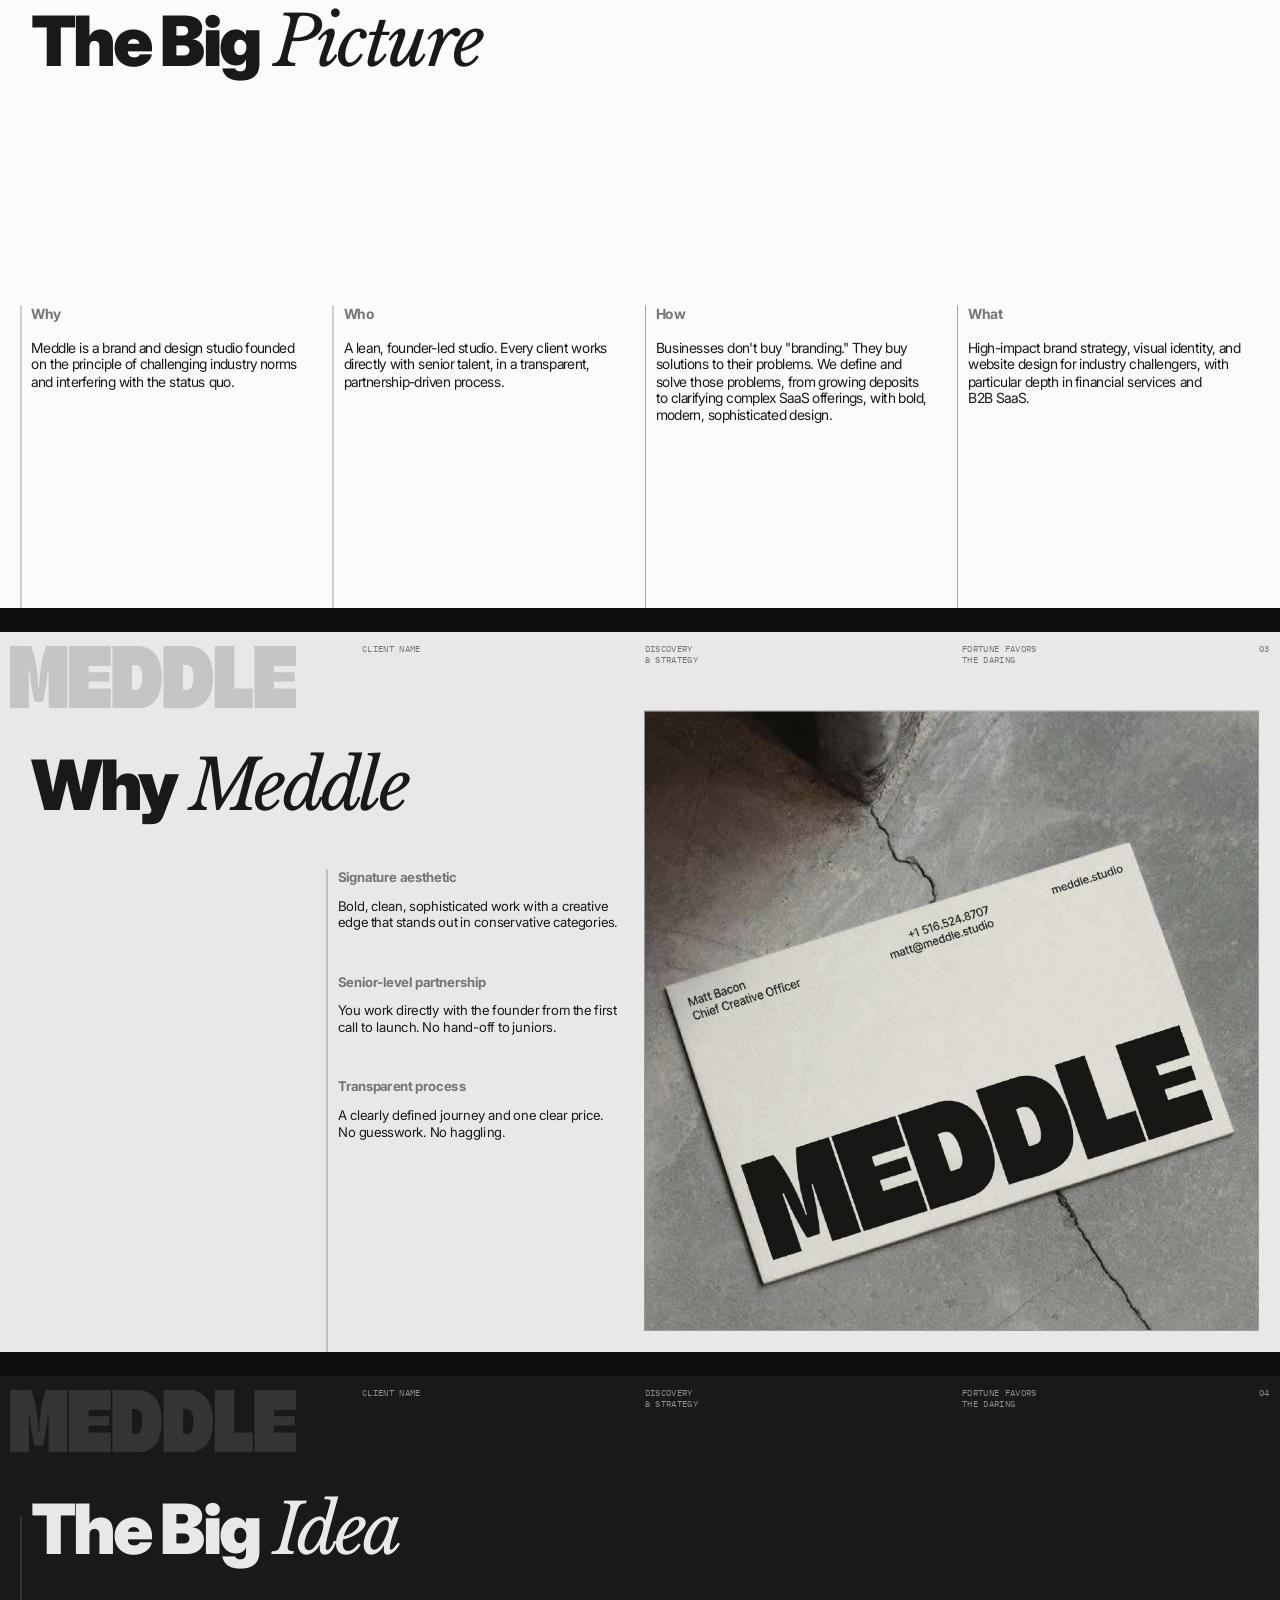
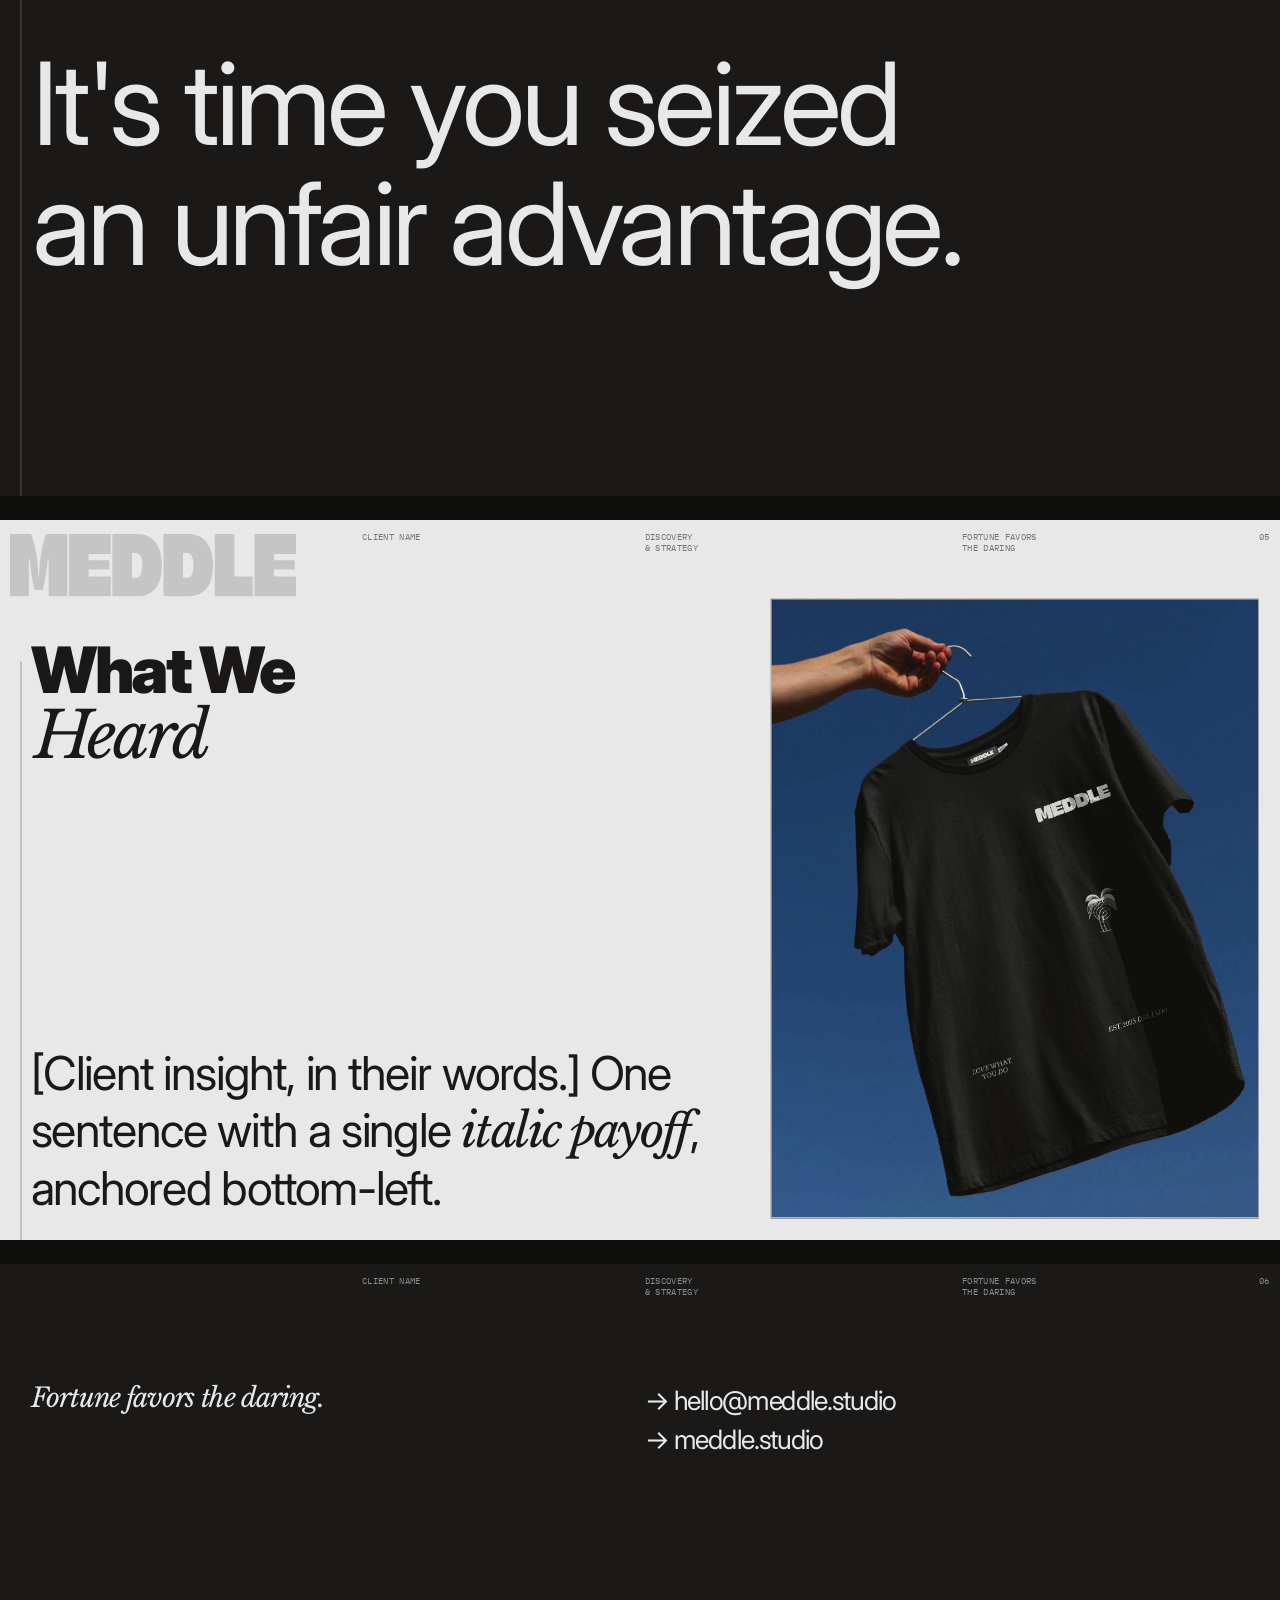
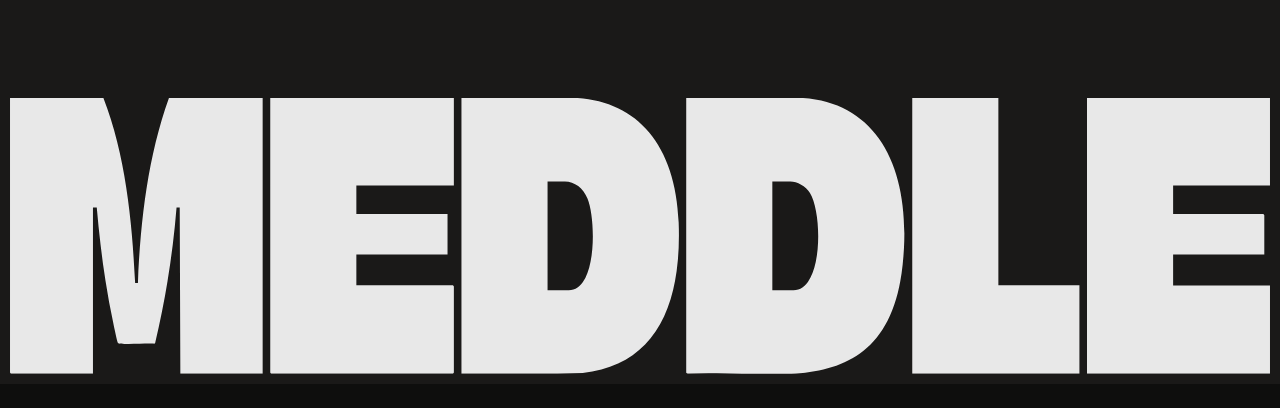
<file: templates/deck/deck.html>
<!doctype html>
<html lang="en">
<head>
<meta charset="utf-8">
<meta name="viewport" content="width=device-width, initial-scale=1">
<title>Meddle Deck Template</title>
<!-- Meddle deck template. 1920×1080 slides measured from the master in Figma:
     "Discovery & Strategy (TEMPLATE)": figma.com/design/F5oGU0iiKPWWgMGkZDaA21 (frames are 4083×2297; ×0.4703 here).
     Duplicate a <section class="slide">, change the copy, keep the structure. See templates/deck/README.md.
     Export: Chrome → Print → Save as PDF (page size is 1920×1080, margins none, background graphics on). -->
<link rel="stylesheet" href="../../brand/visual/fonts.css">
<link rel="stylesheet" href="../../brand/visual/tokens.css">
<style>
  * { box-sizing: border-box; }
  html, body { margin: 0; background: #0e0e0d; }
  body { font-family: var(--m-font-sans); -webkit-font-smoothing: antialiased; font-feature-settings: 'liga' 1, 'calt' 1; }
  .slide :where(*) { letter-spacing: var(--m-tracking-brand); } /* recalc per element; see components.css */
  em { font-family: var(--m-font-serif); font-style: italic; font-weight: 400; letter-spacing: var(--m-tracking-italic); }

  .frame { width: min(100vw, 177.78vh); aspect-ratio: 16 / 9; margin: 0 auto 24px; position: relative; overflow: hidden; }
  .slide { position: absolute; top: 0; left: 0; width: 1920px; height: 1080px; transform-origin: 0 0;
           background: var(--m-bg); color: var(--m-fg); overflow: hidden; letter-spacing: var(--m-tracking-brand); }

  /* Header: wordmark top-left, mono meta at three fixed x-positions, two-digit page number flush right. */
  .wm { position: absolute; left: 15px; top: 21px; width: 429px; color: var(--m-fg); }
  .wm svg { display: block; width: 100%; height: auto; fill: currentColor; }
  .wm.ghost { color: var(--m-wordmark-ghost); mix-blend-mode: var(--m-wordmark-ghost-blend); } /* interior slides */
  .meta { position: absolute; top: 18px; font-family: var(--m-font-mono); font-size: 13px; line-height: 1.3;
          text-transform: uppercase; letter-spacing: 0; color: var(--m-muted); }
  .meta.c2 { left: 543px; } .meta.c3 { left: 967px; } .meta.c4 { left: 1443px; } .meta.pg { right: 16px; }

  /* Section title: heavy Inter + Baskerville italic. The rule beside it runs to the bottom edge. */
  .title { position: absolute; left: 46px; top: 176px; margin: 0; font-size: 104px; font-weight: 900; line-height: 1.02; }
  .title em { padding-left: .05em; }
  .title .line2 { display: block; }
  .trule { position: absolute; left: 31px; top: 212px; bottom: 0; border-left: 1px solid var(--m-rule); }

  /* 00 Cover */
  .cover-rule { position: absolute; left: 15px; right: 15px; border-top: 1px solid var(--m-rule); }
  .cover-title { position: absolute; left: 20px; top: 408px; margin: 0; font-size: 232px; font-weight: 900; line-height: 1.02; letter-spacing: -0.04em; }
  .cover-title em { display: block; padding-left: .02em; }

  /* 01 Statement (dark) */
  .statement-title { font-size: 158px; left: 18px; top: 188px; }
  .statement-body { position: absolute; left: 508px; top: 420px; width: 1350px; margin: 0; font-size: 50px; font-weight: 400; line-height: 1.55; letter-spacing: -0.02em; }

  /* 02 Columns (sheet) */
  .cols { position: absolute; left: 31px; right: 16px; top: 626px; bottom: 0; display: grid; grid-template-columns: repeat(4, 1fr); }
  .col { border-left: 1px solid var(--m-rule); padding: 0 40px 0 15px; font-size: 21px; line-height: 1.2; font-weight: 400; letter-spacing: -0.02em; }
  .label { display: block; font-size: 21px; font-weight: 700; color: var(--m-label); margin: 0 0 26px; letter-spacing: -0.02em; }
  .col p { margin: 0 0 1em; }

  /* 03 List + image (paper) */
  .stack { position: absolute; left: 490px; top: 356px; bottom: 0; width: 440px; border-left: 1px solid var(--m-rule); padding-left: 16px; }
  .stack .item { margin-bottom: 64px; font-size: 20px; line-height: 1.25; font-weight: 400; letter-spacing: -0.02em; }
  .stack .label { font-size: 20px; margin-bottom: 18px; }
  .img { position: absolute; top: 118px; right: 32px; bottom: 32px; border: 1px solid var(--m-rule); background: rgba(26,25,24,.02); overflow: hidden; }
  .img img { width: 100%; height: 100%; object-fit: cover; display: block; }
  .img.r-half { left: 966px; } .img.r-third { left: 1156px; }

  /* 04 Big idea (dark) */
  .idea { position: absolute; left: 48px; top: 400px; width: 1780px; margin: 0; font-size: 172px; font-weight: 400; line-height: 1.05; letter-spacing: -0.035em; text-wrap: balance; }

  /* 05 Conclusion (paper) */
  .title.two { font-size: 96px; }
  .conclusion { position: absolute; left: 46px; bottom: 34px; width: 1020px; margin: 0; font-size: 70px; font-weight: 400; line-height: 1.23; letter-spacing: -0.03em; }

  /* 06 Closing (dark, derived): the wordmark edge to edge along the bottom, contact in column 3 */
  .bleed { position: absolute; left: 15px; right: 15px; bottom: 15px; color: var(--m-fg); }
  .bleed svg { display: block; width: 100%; height: auto; fill: currentColor; }
  .contact { position: absolute; left: 967px; top: 176px; margin: 0; padding: 0; list-style: none; font-size: 40px; line-height: 1.45; font-weight: 400; }
  .contact li::before { content: "→ "; }
  .signoff { position: absolute; left: 46px; top: 176px; margin: 0; font-family: var(--m-font-serif); font-style: italic; font-size: 40px; letter-spacing: var(--m-tracking-italic); }

  @page { size: 1920px 1080px; margin: 0; }
  @media print {
    html, body { background: none; }
    .frame { width: 1920px; height: 1080px; margin: 0; aspect-ratio: auto; break-after: page; }
    .slide { transform: none !important; }
    * { -webkit-print-color-adjust: exact; print-color-adjust: exact; }
  }
</style>
</head>
<body>

<!-- The wordmark (brand/assets/logo/meddle-wordmark.svg), defined once and referenced with <use href="#wm">. -->
<svg width="0" height="0" style="position:absolute" aria-hidden="true">
  <symbol id="wm" viewBox="0 0 912.766 199.808"><path d="M67.6632 0.000488281C83.593 41.1816 88.4713 88.3735 90.6336 133.983H92.669C94.4976 88.1664 100.09 41.8027 115.139 0.000488281H183.022V199.781H123.394L122.94 79.3171H120.645C117.948 112.611 112.696 145.677 105.102 177.695L104.381 178.076C101.164 177.494 79.1751 178.95 78.2074 177.461C77.5534 176.446 75.3845 165.72 74.904 163.469C68.9846 136.066 65.3074 107.561 62.8449 79.3171H60.0887V199.788H0.687381C0.640666 199.788 0 198.967 0 198.9V0.000488281H67.6632Z"/><path d="M489.867 0H574.494C629.644 3.78684 653.836 52.9223 646.675 120.658C635.804 223.571 549.181 195.707 491.448 199.808C490.988 199.935 489.86 199.394 489.86 198.899L489.867 0ZM552.251 139.252H567.62C588.895 139.252 588.829 84.1988 579.506 68.8043C576.476 63.8086 570.189 60.5294 565.324 60.5294H552.251V139.252Z"/><path d="M327.04 199.781V0H411.207C454.218 2.87853 482.22 33.8011 484.396 90.1696C486.818 153.277 465.53 193.623 414.871 199.18C385.634 200.462 356.31 199.454 327.04 199.781ZM389.418 139.252H404.78C425.055 139.252 424.721 88.914 418.401 73.0453C415.311 65.2779 408.885 60.5294 402.031 60.5294H389.418V139.252Z"/><path d="M321.536 0V63.4613H250.903V84.0185H316.952V113.398H250.903V135.739H320.849C320.902 135.739 321.543 136.553 321.543 136.607V198.899C321.543 198.953 320.902 199.781 320.849 199.781H189.206C189.16 199.781 188.519 198.946 188.519 198.899V0H321.536Z"/><path d="M912.766 0V63.4613H842.593V84.0185H907.954C908.008 84.0185 908.648 84.84 908.648 84.9134V113.405H842.593V135.745H912.766V199.788H780.209V0H912.766Z"/><path d="M715.999 0V135.732H774.719V199.781H653.614V0H715.999Z"/></symbol>
</svg>

<!-- 00 · COVER (paper). Full-contrast wordmark. The interference is scale. -->
<div class="frame"><section class="slide m-theme-paper">
  <div class="wm"><svg viewBox="0 0 912.766 199.808" role="img" aria-label="Meddle"><use href="#wm"/></svg></div>
  <div class="meta c2">Client name</div>
  <div class="meta c3">Discovery<br>&amp; Strategy</div>
  <div class="meta c4">Fortune favors<br>the daring</div>
  <div class="meta pg">00</div>
  <div class="cover-rule" style="top:136px"></div>
  <h1 class="cover-title">Discovery <em>&amp; Strategy</em></h1>
  <div class="cover-rule" style="top:983px"></div>
</section></div>

<!-- 01 · STATEMENT (dark). Ghost wordmark. A big title and one paragraph set large. -->
<div class="frame"><section class="slide m-theme-dark">
  <div class="wm ghost"><svg viewBox="0 0 912.766 199.808" aria-hidden="true"><use href="#wm"/></svg></div>
  <div class="meta c2">Client name</div>
  <div class="meta c3">Discovery<br>&amp; Strategy</div>
  <div class="meta c4">Fortune favors<br>the daring</div>
  <div class="meta pg">01</div>
  <h2 class="title statement-title">Project <em>Goal</em></h2>
  <p class="statement-body">Meddle is a brand and design studio for industry challengers who are ready to interfere with the status quo. By merging business strategy with exceptional design, we help companies reach their full&nbsp;potential.</p>
</section></div>

<!-- 02 · COLUMNS (sheet). Four ruled columns in the lower half; the space above is the point. -->
<div class="frame"><section class="slide m-theme-sheet">
  <div class="wm ghost"><svg viewBox="0 0 912.766 199.808" aria-hidden="true"><use href="#wm"/></svg></div>
  <div class="meta c2">Client name</div>
  <div class="meta c3">Discovery<br>&amp; Strategy</div>
  <div class="meta c4">Fortune favors<br>the daring</div>
  <div class="meta pg">02</div>
  <h2 class="title">The Big <em>Picture</em></h2>
  <div class="cols">
    <div class="col"><span class="label">Why</span><p>Meddle is a brand and design studio founded on the principle of challenging industry norms and interfering with the status quo.</p></div>
    <div class="col"><span class="label">Who</span><p>A lean, founder-led studio. Every client works directly with senior talent, in a transparent, partnership-driven&nbsp;process.</p></div>
    <div class="col"><span class="label">How</span><p>Businesses don't buy "branding." They buy solutions to their problems. We define and solve those problems, from growing deposits to clarifying complex SaaS offerings, with bold, modern, sophisticated&nbsp;design.</p></div>
    <div class="col"><span class="label">What</span><p>High-impact brand strategy, visual identity, and website design for industry challengers, with particular depth in financial services and B2B&nbsp;SaaS.</p></div>
  </div>
</section></div>

<!-- 03 · LIST + IMAGE (paper). Labeled items behind a rule; one image on the right, square corners. -->
<div class="frame"><section class="slide m-theme-paper">
  <div class="wm ghost"><svg viewBox="0 0 912.766 199.808" aria-hidden="true"><use href="#wm"/></svg></div>
  <div class="meta c2">Client name</div>
  <div class="meta c3">Discovery<br>&amp; Strategy</div>
  <div class="meta c4">Fortune favors<br>the daring</div>
  <div class="meta pg">03</div>
  <h2 class="title">Why <em>Meddle</em></h2>
  <div class="stack">
    <div class="item"><span class="label">Signature aesthetic</span>Bold, clean, sophisticated work with a creative edge that stands out in conservative categories.</div>
    <div class="item"><span class="label">Senior-level partnership</span>You work directly with the founder from the first call to launch. No hand-off to juniors.</div>
    <div class="item"><span class="label">Transparent process</span>A clearly defined journey and one clear price. No guesswork. No haggling.</div>
  </div>
  <div class="img r-half"><img src="../../brand/assets/reference/card-on-concrete-crop.jpg" alt="Meddle business card on a cracked concrete floor"></div>
</section></div>

<!-- 04 · BIG IDEA (dark). One idea, set huge. One per deck. -->
<div class="frame"><section class="slide m-theme-dark">
  <div class="wm ghost"><svg viewBox="0 0 912.766 199.808" aria-hidden="true"><use href="#wm"/></svg></div>
  <div class="meta c2">Client name</div>
  <div class="meta c3">Discovery<br>&amp; Strategy</div>
  <div class="meta c4">Fortune favors<br>the daring</div>
  <div class="meta pg">04</div>
  <div class="trule"></div>
  <h2 class="title">The Big <em>Idea</em></h2>
  <p class="idea">It's time you seized an unfair&nbsp;advantage.</p>
</section></div>

<!-- 05 · CONCLUSION (paper). Two-line title (italic second line), a statement anchored bottom-left, image right. -->
<div class="frame"><section class="slide m-theme-paper">
  <div class="wm ghost"><svg viewBox="0 0 912.766 199.808" aria-hidden="true"><use href="#wm"/></svg></div>
  <div class="meta c2">Client name</div>
  <div class="meta c3">Discovery<br>&amp; Strategy</div>
  <div class="meta c4">Fortune favors<br>the daring</div>
  <div class="meta pg">05</div>
  <div class="trule"></div>
  <h2 class="title two">What We <span class="line2"><em>Heard</em></span></h2>
  <p class="conclusion">[Client insight, in their words.] One sentence with a single <em>italic payoff</em>, anchored bottom-left.</p>
  <div class="img r-third"><img src="../../brand/assets/reference/shirt-against-sky-crop.jpg" alt="Black Meddle shirt held against a blue sky"></div>
</section></div>

<!-- 06 · CLOSING (dark; derived, not in the Figma master). The wordmark edge to edge is the final interference. -->
<div class="frame"><section class="slide m-theme-dark">
  <div class="meta c2">Client name</div>
  <div class="meta c3">Discovery<br>&amp; Strategy</div>
  <div class="meta c4">Fortune favors<br>the daring</div>
  <div class="meta pg">06</div>
  <p class="signoff">Fortune favors the daring.</p>
  <ul class="contact"><li>hello@meddle.studio</li><li>meddle.studio</li></ul>
  <div class="bleed"><svg viewBox="0 0 912.766 199.808" role="img" aria-label="Meddle"><use href="#wm"/></svg></div>
</section></div>

<script>
  // Scale each 1920×1080 slide to its frame; print at native size.
  const fit = () => document.querySelectorAll('.frame').forEach(f => f.querySelector('.slide').style.transform = `scale(${f.clientWidth / 1920})`);
  new ResizeObserver(fit).observe(document.body);
  addEventListener('beforeprint', () => document.querySelectorAll('.slide').forEach(s => s.style.transform = 'none'));
  addEventListener('afterprint', fit);
  fit();
</script>
</body>
</html>
</file>
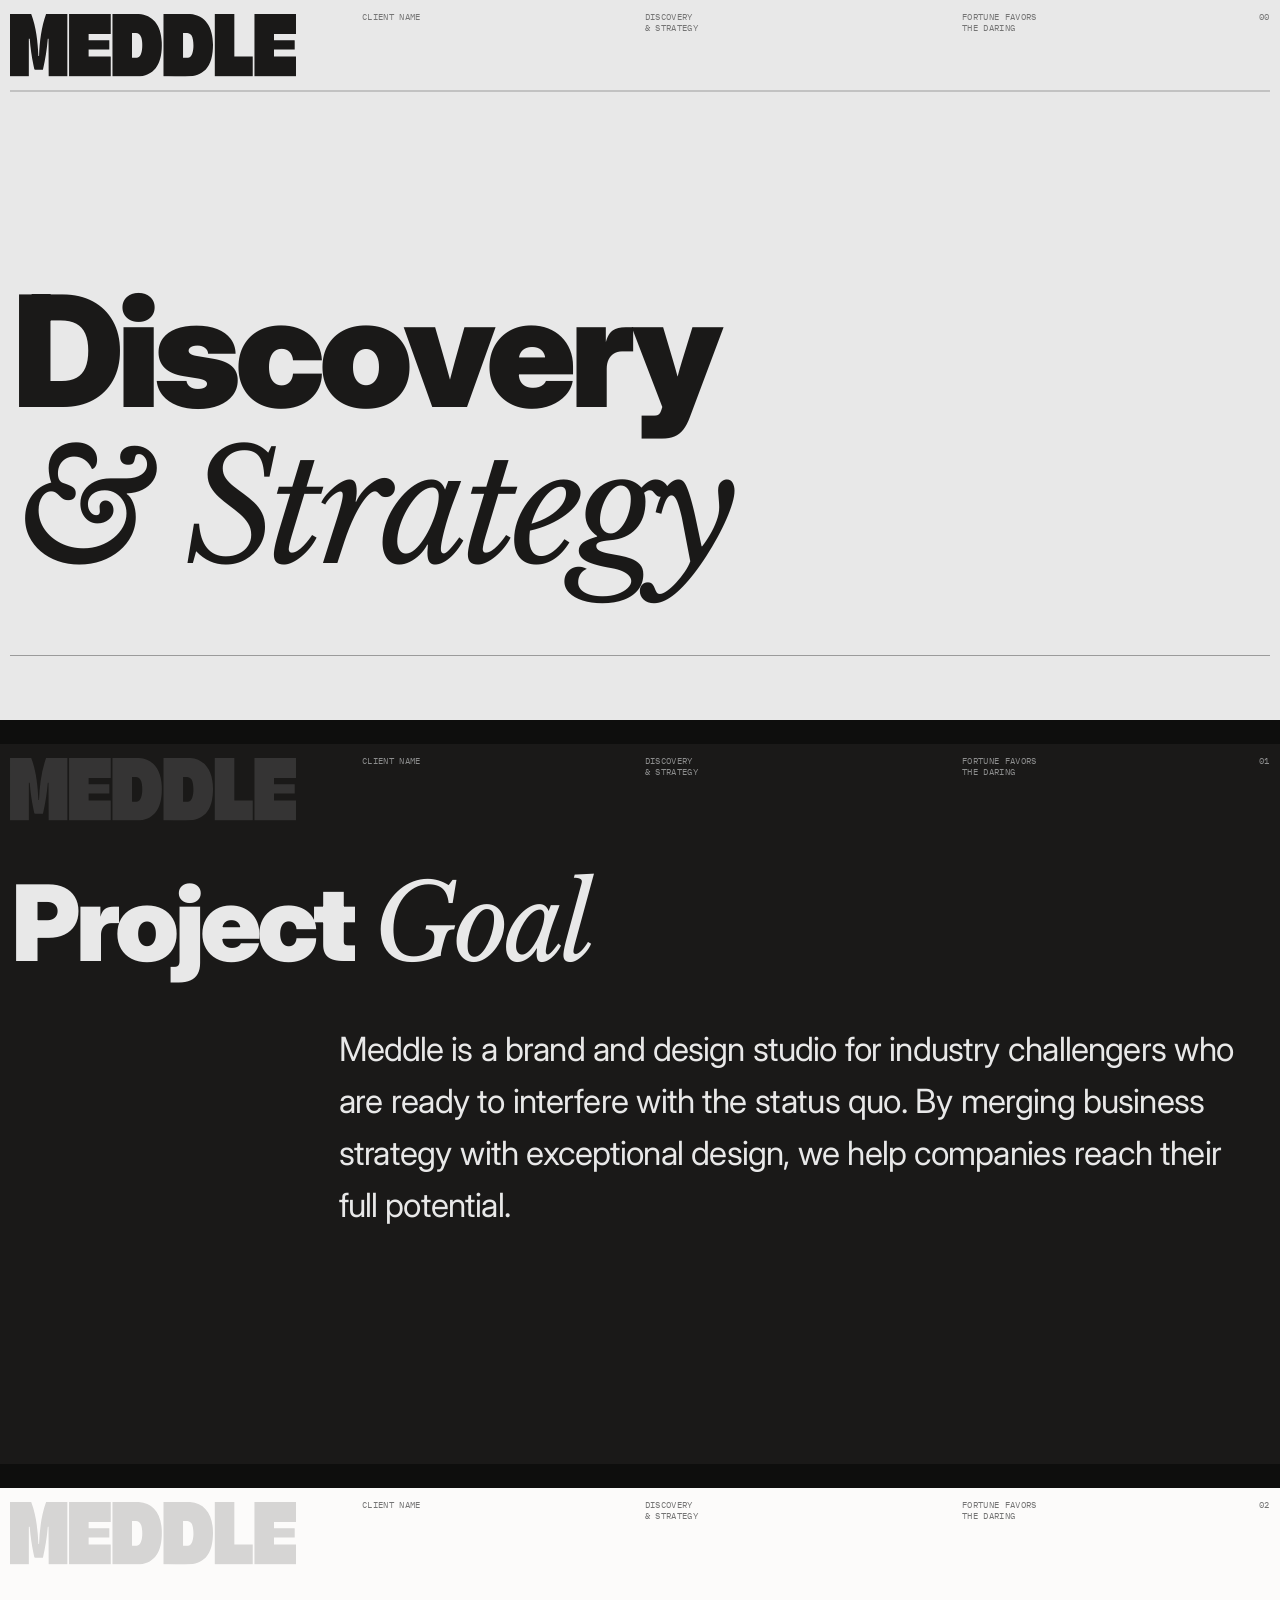
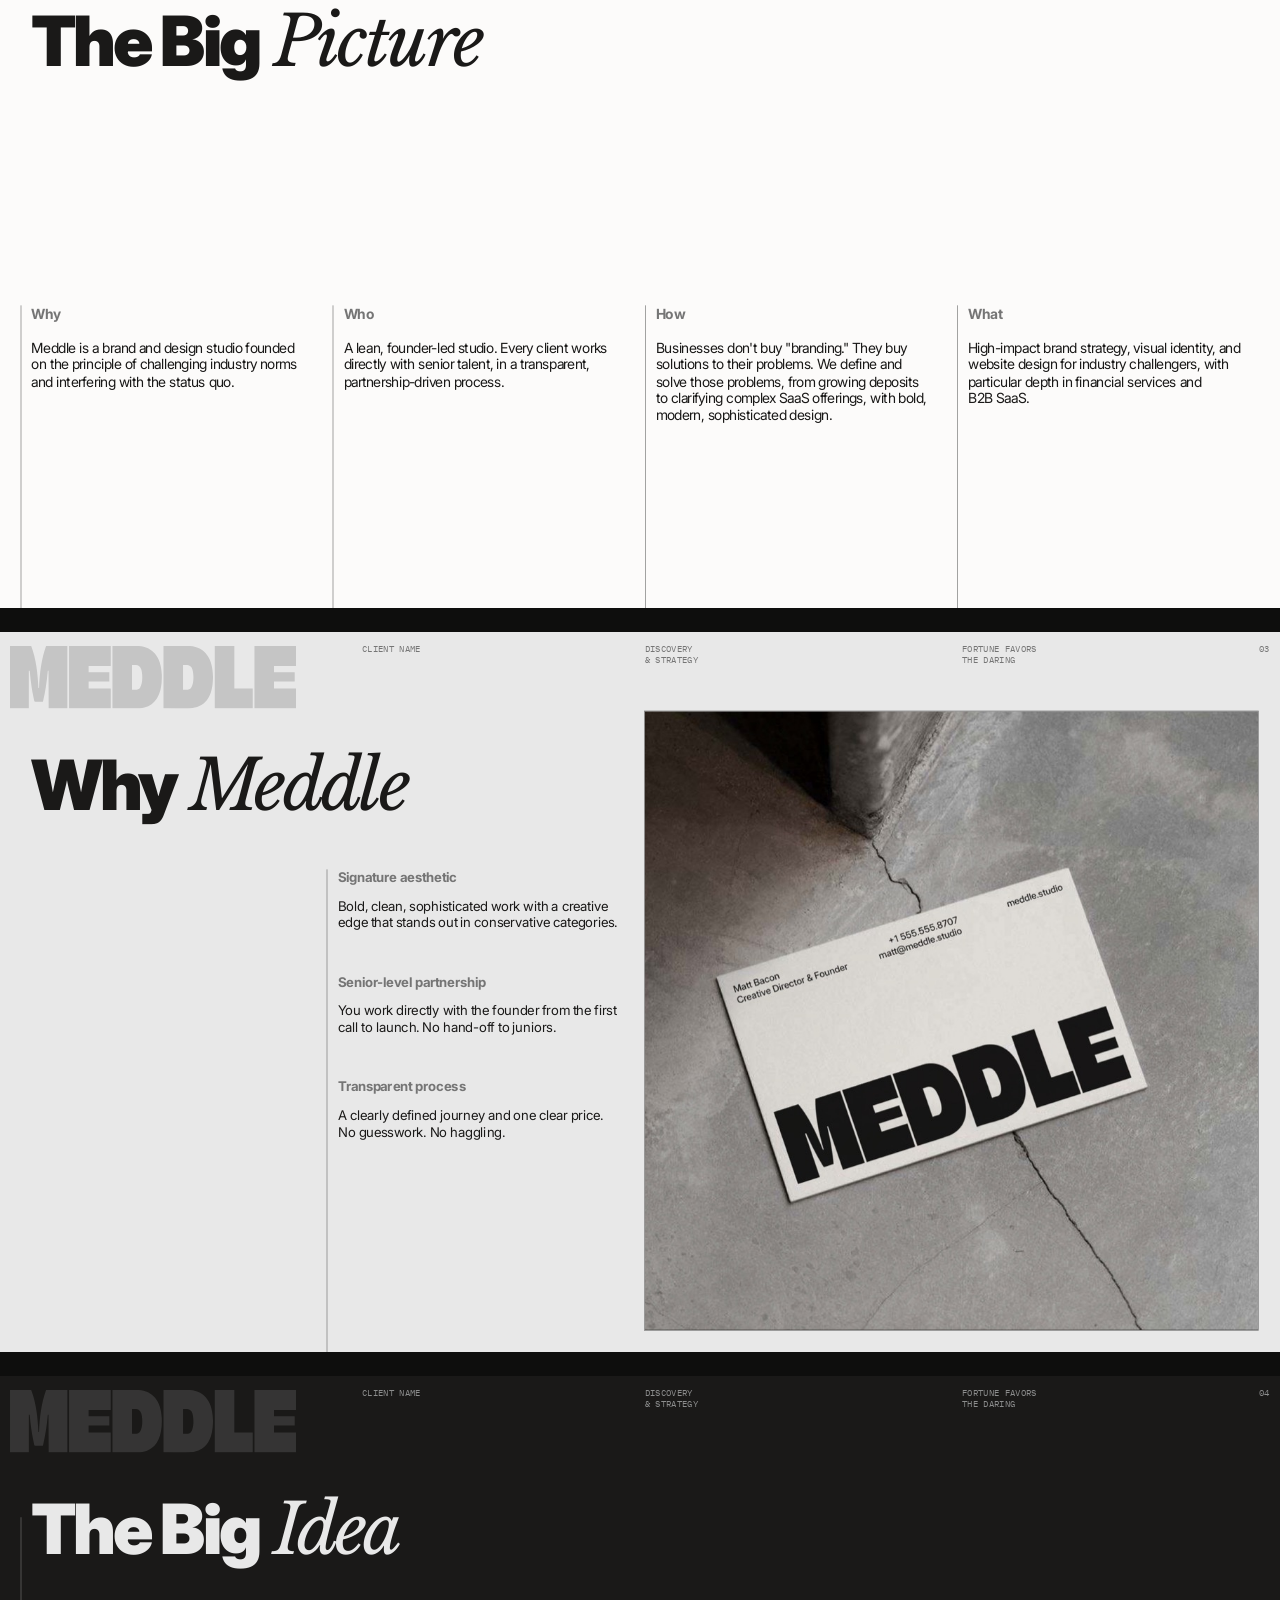
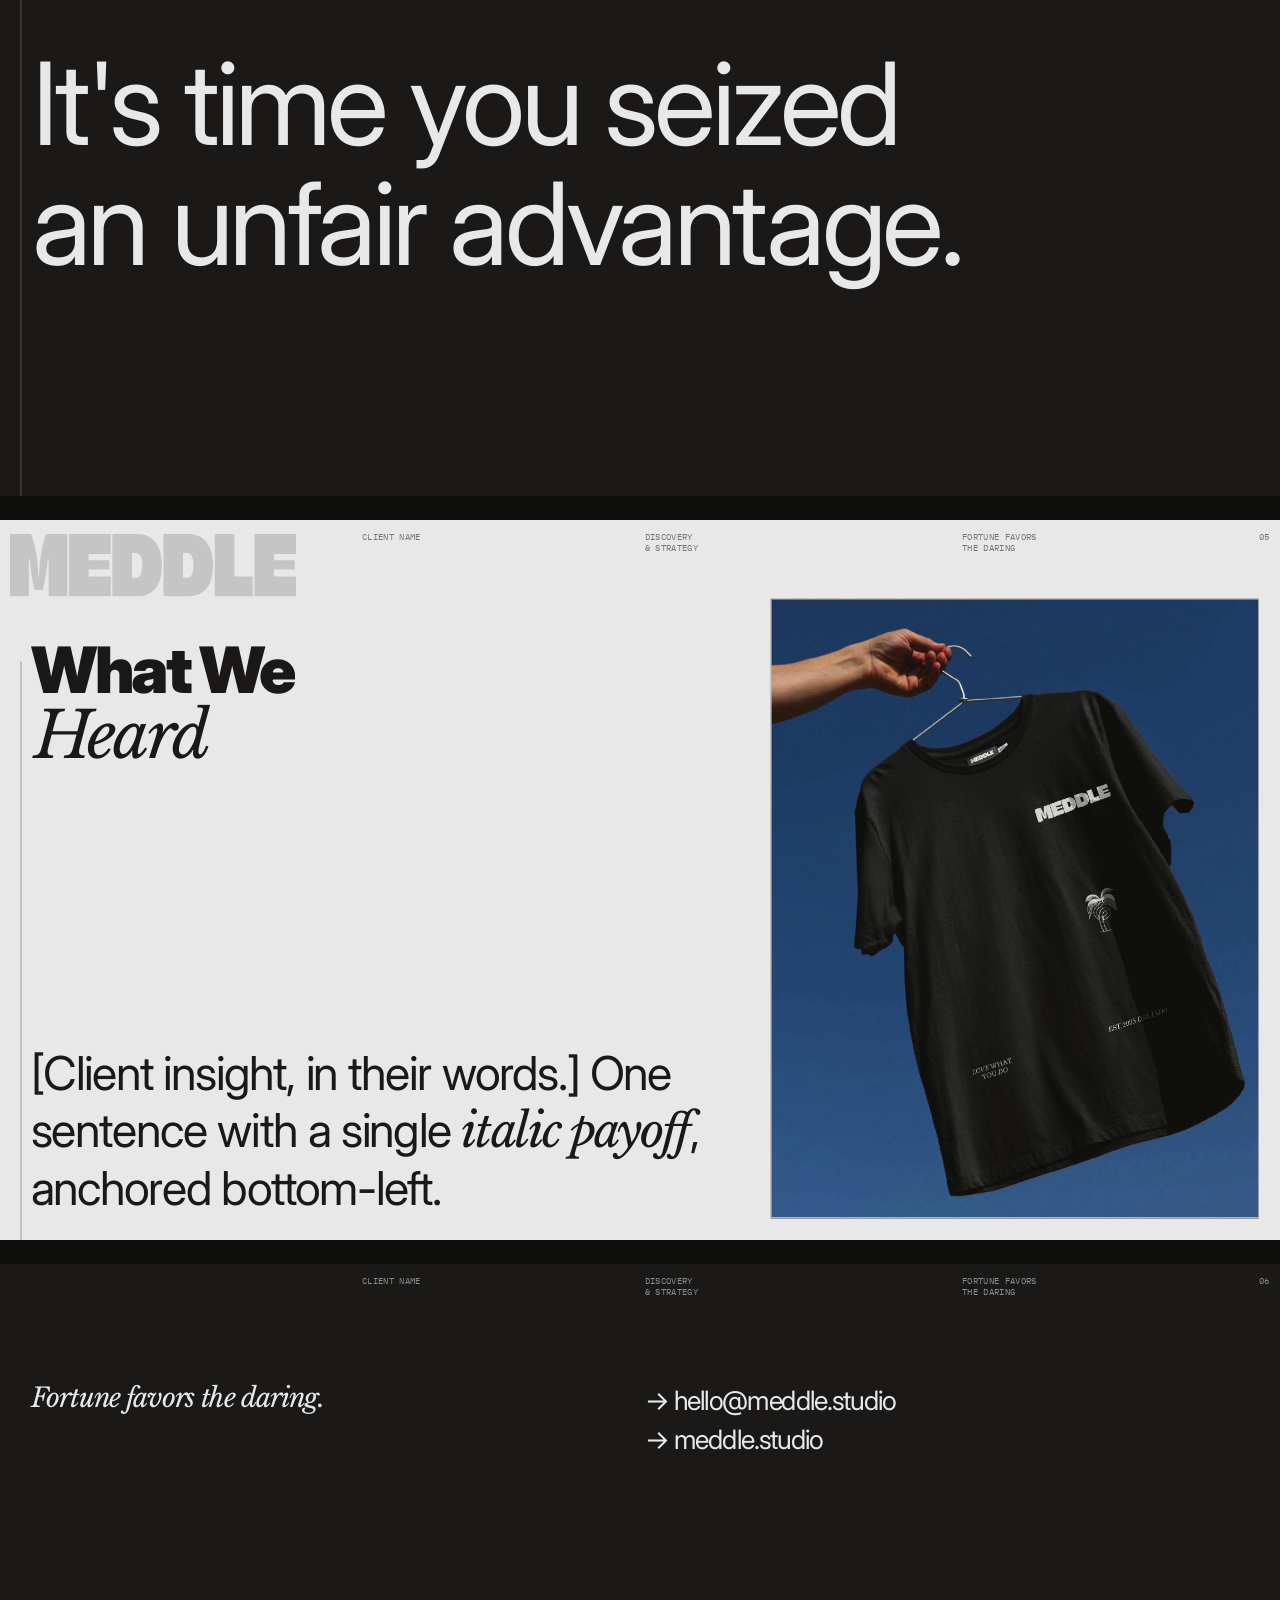
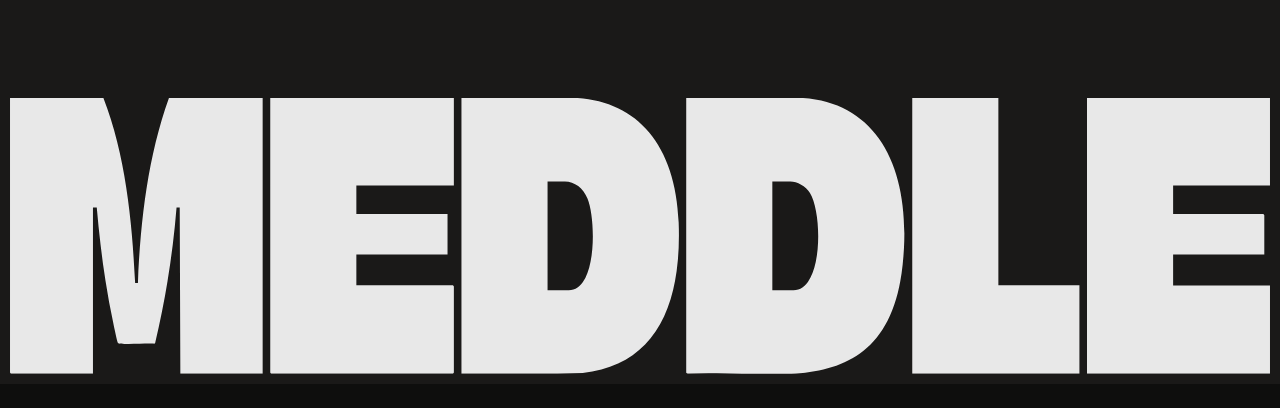
<file: site/templates/deck/deck.html>
<!doctype html>
<html lang="en">
<head>
<meta charset="utf-8">
<meta name="viewport" content="width=device-width, initial-scale=1">
<title>Meddle Deck Template</title>
<!-- Meddle deck template. 1920×1080 slides measured from the master in Figma:
     "Discovery & Strategy (TEMPLATE)": figma.com/design/Il8fVfwIj95X0anomrpXbE (frames are 4083×2297; ×0.4703 here).
     Duplicate a <section class="slide">, change the copy, keep the structure. See templates/deck/README.md.
     Export: Chrome → Print → Save as PDF (page size is 1920×1080, margins none, background graphics on). -->
<link rel="stylesheet" href="../../brand/visual/fonts.css">
<link rel="stylesheet" href="../../brand/visual/tokens.css">
<style>
  * { box-sizing: border-box; }
  html, body { margin: 0; background: #0e0e0d; }
  body { font-family: var(--m-font-sans); -webkit-font-smoothing: antialiased; font-feature-settings: 'liga' 1, 'calt' 1; }
  .slide :where(*) { letter-spacing: var(--m-tracking-brand); } /* recalc per element; see components.css */
  em { font-family: var(--m-font-serif); font-style: italic; font-weight: 400; letter-spacing: var(--m-tracking-italic); }

  .frame { width: min(100vw, 177.78vh); aspect-ratio: 16 / 9; margin: 0 auto 24px; position: relative; overflow: hidden; }
  .slide { position: absolute; top: 0; left: 0; width: 1920px; height: 1080px; transform-origin: 0 0;
           background: var(--m-bg); color: var(--m-fg); overflow: hidden; letter-spacing: var(--m-tracking-brand); }

  /* Header: wordmark top-left, mono meta at three fixed x-positions, two-digit page number flush right. */
  .wm { position: absolute; left: 15px; top: 21px; width: 429px; color: var(--m-fg); }
  .wm svg { display: block; width: 100%; height: auto; fill: currentColor; }
  .wm.ghost { color: var(--m-wordmark-ghost); mix-blend-mode: var(--m-wordmark-ghost-blend); } /* interior slides */
  .meta { position: absolute; top: 18px; font-family: var(--m-font-mono); font-size: 13px; line-height: 1.3;
          text-transform: uppercase; letter-spacing: 0; color: var(--m-muted); }
  .meta.c2 { left: 543px; } .meta.c3 { left: 967px; } .meta.c4 { left: 1443px; } .meta.pg { right: 16px; }

  /* Section title: heavy Inter + Baskerville italic. The rule beside it runs to the bottom edge. */
  .title { position: absolute; left: 46px; top: 176px; margin: 0; font-size: 104px; font-weight: 900; line-height: 1.02; }
  .title em { padding-left: .05em; }
  .title .line2 { display: block; }
  .trule { position: absolute; left: 31px; top: 212px; bottom: 0; border-left: 1px solid var(--m-rule); }

  /* 00 Cover */
  .cover-rule { position: absolute; left: 15px; right: 15px; border-top: 1px solid var(--m-rule); }
  .cover-title { position: absolute; left: 20px; top: 408px; margin: 0; font-size: 232px; font-weight: 900; line-height: 1.02; letter-spacing: -0.04em; }
  .cover-title em { display: block; padding-left: .02em; }

  /* 01 Statement (dark) */
  .statement-title { font-size: 158px; left: 18px; top: 188px; }
  .statement-body { position: absolute; left: 508px; top: 420px; width: 1350px; margin: 0; font-size: 50px; font-weight: 400; line-height: 1.55; letter-spacing: -0.02em; }

  /* 02 Columns (sheet) */
  .cols { position: absolute; left: 31px; right: 16px; top: 626px; bottom: 0; display: grid; grid-template-columns: repeat(4, 1fr); }
  .col { border-left: 1px solid var(--m-rule); padding: 0 40px 0 15px; font-size: 21px; line-height: 1.2; font-weight: 400; letter-spacing: -0.02em; }
  .label { display: block; font-size: 21px; font-weight: 700; color: var(--m-label); margin: 0 0 26px; letter-spacing: -0.02em; }
  .col p { margin: 0 0 1em; }

  /* 03 List + image (paper) */
  .stack { position: absolute; left: 490px; top: 356px; bottom: 0; width: 440px; border-left: 1px solid var(--m-rule); padding-left: 16px; }
  .stack .item { margin-bottom: 64px; font-size: 20px; line-height: 1.25; font-weight: 400; letter-spacing: -0.02em; }
  .stack .label { font-size: 20px; margin-bottom: 18px; }
  .img { position: absolute; top: 118px; right: 32px; bottom: 32px; border: 1px solid var(--m-rule); background: rgba(26,25,24,.02); overflow: hidden; }
  .img img { width: 100%; height: 100%; object-fit: cover; display: block; }
  .img.r-half { left: 966px; } .img.r-third { left: 1156px; }

  /* 04 Big idea (dark) */
  .idea { position: absolute; left: 48px; top: 400px; width: 1780px; margin: 0; font-size: 172px; font-weight: 400; line-height: 1.05; letter-spacing: -0.035em; text-wrap: balance; }

  /* 05 Conclusion (paper) */
  .title.two { font-size: 96px; }
  .conclusion { position: absolute; left: 46px; bottom: 34px; width: 1020px; margin: 0; font-size: 70px; font-weight: 400; line-height: 1.23; letter-spacing: -0.03em; }

  /* 06 Closing (dark, derived): the wordmark edge to edge along the bottom, contact in column 3 */
  .bleed { position: absolute; left: 15px; right: 15px; bottom: 15px; color: var(--m-fg); }
  .bleed svg { display: block; width: 100%; height: auto; fill: currentColor; }
  .contact { position: absolute; left: 967px; top: 176px; margin: 0; padding: 0; list-style: none; font-size: 40px; line-height: 1.45; font-weight: 400; }
  .contact li::before { content: "→ "; }
  .signoff { position: absolute; left: 46px; top: 176px; margin: 0; font-family: var(--m-font-serif); font-style: italic; font-size: 40px; letter-spacing: var(--m-tracking-italic); }

  @page { size: 1920px 1080px; margin: 0; }
  @media print {
    html, body { background: none; }
    .frame { width: 1920px; height: 1080px; margin: 0; aspect-ratio: auto; break-after: page; }
    .slide { transform: none !important; }
    * { -webkit-print-color-adjust: exact; print-color-adjust: exact; }
  }
</style>
</head>
<body>

<!-- The wordmark (brand/assets/logo/meddle-wordmark.svg), defined once and referenced with <use href="#wm">. -->
<svg width="0" height="0" style="position:absolute" aria-hidden="true">
  <symbol id="wm" viewBox="0 0 912.766 199.808"><path d="M67.6632 0.000488281C83.593 41.1816 88.4713 88.3735 90.6336 133.983H92.669C94.4976 88.1664 100.09 41.8027 115.139 0.000488281H183.022V199.781H123.394L122.94 79.3171H120.645C117.948 112.611 112.696 145.677 105.102 177.695L104.381 178.076C101.164 177.494 79.1751 178.95 78.2074 177.461C77.5534 176.446 75.3845 165.72 74.904 163.469C68.9846 136.066 65.3074 107.561 62.8449 79.3171H60.0887V199.788H0.687381C0.640666 199.788 0 198.967 0 198.9V0.000488281H67.6632Z"/><path d="M489.867 0H574.494C629.644 3.78684 653.836 52.9223 646.675 120.658C635.804 223.571 549.181 195.707 491.448 199.808C490.988 199.935 489.86 199.394 489.86 198.899L489.867 0ZM552.251 139.252H567.62C588.895 139.252 588.829 84.1988 579.506 68.8043C576.476 63.8086 570.189 60.5294 565.324 60.5294H552.251V139.252Z"/><path d="M327.04 199.781V0H411.207C454.218 2.87853 482.22 33.8011 484.396 90.1696C486.818 153.277 465.53 193.623 414.871 199.18C385.634 200.462 356.31 199.454 327.04 199.781ZM389.418 139.252H404.78C425.055 139.252 424.721 88.914 418.401 73.0453C415.311 65.2779 408.885 60.5294 402.031 60.5294H389.418V139.252Z"/><path d="M321.536 0V63.4613H250.903V84.0185H316.952V113.398H250.903V135.739H320.849C320.902 135.739 321.543 136.553 321.543 136.607V198.899C321.543 198.953 320.902 199.781 320.849 199.781H189.206C189.16 199.781 188.519 198.946 188.519 198.899V0H321.536Z"/><path d="M912.766 0V63.4613H842.593V84.0185H907.954C908.008 84.0185 908.648 84.84 908.648 84.9134V113.405H842.593V135.745H912.766V199.788H780.209V0H912.766Z"/><path d="M715.999 0V135.732H774.719V199.781H653.614V0H715.999Z"/></symbol>
</svg>

<!-- 00 · COVER (paper). Full-contrast wordmark. The interference is scale. -->
<div class="frame"><section class="slide m-theme-paper">
  <div class="wm"><svg viewBox="0 0 912.766 199.808" role="img" aria-label="Meddle"><use href="#wm"/></svg></div>
  <div class="meta c2">Client name</div>
  <div class="meta c3">Discovery<br>&amp; Strategy</div>
  <div class="meta c4">Fortune favors<br>the daring</div>
  <div class="meta pg">00</div>
  <div class="cover-rule" style="top:136px"></div>
  <h1 class="cover-title">Discovery <em>&amp; Strategy</em></h1>
  <div class="cover-rule" style="top:983px"></div>
</section></div>

<!-- 01 · STATEMENT (dark). Ghost wordmark. A big title and one paragraph set large. -->
<div class="frame"><section class="slide m-theme-dark">
  <div class="wm ghost"><svg viewBox="0 0 912.766 199.808" aria-hidden="true"><use href="#wm"/></svg></div>
  <div class="meta c2">Client name</div>
  <div class="meta c3">Discovery<br>&amp; Strategy</div>
  <div class="meta c4">Fortune favors<br>the daring</div>
  <div class="meta pg">01</div>
  <h2 class="title statement-title">Project <em>Goal</em></h2>
  <p class="statement-body">Meddle is a brand and design studio for industry challengers who are ready to interfere with the status quo. By merging business strategy with exceptional design, we help companies reach their full&nbsp;potential.</p>
</section></div>

<!-- 02 · COLUMNS (sheet). Four ruled columns in the lower half; the space above is the point. -->
<div class="frame"><section class="slide m-theme-sheet">
  <div class="wm ghost"><svg viewBox="0 0 912.766 199.808" aria-hidden="true"><use href="#wm"/></svg></div>
  <div class="meta c2">Client name</div>
  <div class="meta c3">Discovery<br>&amp; Strategy</div>
  <div class="meta c4">Fortune favors<br>the daring</div>
  <div class="meta pg">02</div>
  <h2 class="title">The Big <em>Picture</em></h2>
  <div class="cols">
    <div class="col"><span class="label">Why</span><p>Meddle is a brand and design studio founded on the principle of challenging industry norms and interfering with the status quo.</p></div>
    <div class="col"><span class="label">Who</span><p>A lean, founder-led studio. Every client works directly with senior talent, in a transparent, partnership-driven&nbsp;process.</p></div>
    <div class="col"><span class="label">How</span><p>Businesses don't buy "branding." They buy solutions to their problems. We define and solve those problems, from growing deposits to clarifying complex SaaS offerings, with bold, modern, sophisticated&nbsp;design.</p></div>
    <div class="col"><span class="label">What</span><p>High-impact brand strategy, visual identity, and website design for industry challengers, with particular depth in financial services and B2B&nbsp;SaaS.</p></div>
  </div>
</section></div>

<!-- 03 · LIST + IMAGE (paper). Labeled items behind a rule; one image on the right, square corners. -->
<div class="frame"><section class="slide m-theme-paper">
  <div class="wm ghost"><svg viewBox="0 0 912.766 199.808" aria-hidden="true"><use href="#wm"/></svg></div>
  <div class="meta c2">Client name</div>
  <div class="meta c3">Discovery<br>&amp; Strategy</div>
  <div class="meta c4">Fortune favors<br>the daring</div>
  <div class="meta pg">03</div>
  <h2 class="title">Why <em>Meddle</em></h2>
  <div class="stack">
    <div class="item"><span class="label">Signature aesthetic</span>Bold, clean, sophisticated work with a creative edge that stands out in conservative categories.</div>
    <div class="item"><span class="label">Senior-level partnership</span>You work directly with the founder from the first call to launch. No hand-off to juniors.</div>
    <div class="item"><span class="label">Transparent process</span>A clearly defined journey and one clear price. No guesswork. No haggling.</div>
  </div>
  <div class="img r-half"><img src="../../brand/assets/reference/business-card-concrete.jpg" alt="Meddle business card on a cracked concrete floor"></div>
</section></div>

<!-- 04 · BIG IDEA (dark). One idea, set huge. One per deck. -->
<div class="frame"><section class="slide m-theme-dark">
  <div class="wm ghost"><svg viewBox="0 0 912.766 199.808" aria-hidden="true"><use href="#wm"/></svg></div>
  <div class="meta c2">Client name</div>
  <div class="meta c3">Discovery<br>&amp; Strategy</div>
  <div class="meta c4">Fortune favors<br>the daring</div>
  <div class="meta pg">04</div>
  <div class="trule"></div>
  <h2 class="title">The Big <em>Idea</em></h2>
  <p class="idea">It's time you seized an unfair&nbsp;advantage.</p>
</section></div>

<!-- 05 · CONCLUSION (paper). Two-line title (italic second line), a statement anchored bottom-left, image right. -->
<div class="frame"><section class="slide m-theme-paper">
  <div class="wm ghost"><svg viewBox="0 0 912.766 199.808" aria-hidden="true"><use href="#wm"/></svg></div>
  <div class="meta c2">Client name</div>
  <div class="meta c3">Discovery<br>&amp; Strategy</div>
  <div class="meta c4">Fortune favors<br>the daring</div>
  <div class="meta pg">05</div>
  <div class="trule"></div>
  <h2 class="title two">What We <span class="line2"><em>Heard</em></span></h2>
  <p class="conclusion">[Client insight, in their words.] One sentence with a single <em>italic payoff</em>, anchored bottom-left.</p>
  <div class="img r-third"><img src="../../brand/assets/reference/shirt-against-sky-crop.jpg" alt="Black Meddle shirt held against a blue sky"></div>
</section></div>

<!-- 06 · CLOSING (dark; derived, not in the Figma master). The wordmark edge to edge is the final interference. -->
<div class="frame"><section class="slide m-theme-dark">
  <div class="meta c2">Client name</div>
  <div class="meta c3">Discovery<br>&amp; Strategy</div>
  <div class="meta c4">Fortune favors<br>the daring</div>
  <div class="meta pg">06</div>
  <p class="signoff">Fortune favors the daring.</p>
  <ul class="contact"><li>hello@meddle.studio</li><li>meddle.studio</li></ul>
  <div class="bleed"><svg viewBox="0 0 912.766 199.808" role="img" aria-label="Meddle"><use href="#wm"/></svg></div>
</section></div>

<script>
  // Scale each 1920×1080 slide to its frame; print at native size.
  const fit = () => document.querySelectorAll('.frame').forEach(f => f.querySelector('.slide').style.transform = `scale(${f.clientWidth / 1920})`);
  new ResizeObserver(fit).observe(document.body);
  addEventListener('beforeprint', () => document.querySelectorAll('.slide').forEach(s => s.style.transform = 'none'));
  addEventListener('afterprint', fit);
  fit();
</script>
</body>
</html>
</file>
<file: brand/visual/fonts.css>
/* Meddle fonts. All three are free on Google Fonts (OFL).
   Load this before tokens.css. Same request the production site makes. */
@import url("https://fonts.googleapis.com/css2?family=IBM+Plex+Mono:ital,wght@0,400;0,500;1,400&family=Inter:ital,opsz,wght@0,14..32,100..900;1,14..32,100..900&family=Libre+Baskerville:ital,wght@0,400;0,700;1,400&display=swap");

/* Desktop/offline apps (Figma, Keynote, Google Slides, InDesign):
   Inter            https://fonts.google.com/specimen/Inter            (variable, opsz 14-32, wght 100-900)
   IBM Plex Mono    https://fonts.google.com/specimen/IBM+Plex+Mono
   Libre Baskerville https://fonts.google.com/specimen/Libre+Baskerville (use Italic 400) */
</file>
<file: brand/visual/tokens.css>
/* GENERATED by scripts/build-tokens.mjs from visual-system.json v1.6.3 and motion.json.
   Do not edit by hand. Change the JSON, then run: node scripts/build-tokens.mjs */

:root {

  /* Color (primitives). signal is the only accent; see color.md. */
  --m-color-ink: #1a1918;
  --m-color-paper: #e8e8e8;
  --m-color-concrete: #d9d9d9;
  --m-color-sheet: #fcfbfa;
  --m-color-graphite: #757575;
  --m-color-ash: #8c8d8d;
  --m-color-signal: #af69f4;

  /* Alpha */
  --m-alpha-ink-75: rgba(26, 25, 24, 0.75);
  --m-alpha-ink-65: rgba(26, 25, 24, 0.65);
  --m-alpha-ink-42: rgba(26, 25, 24, 0.42);
  --m-alpha-ink-10: rgba(26, 25, 24, 0.10);
  --m-alpha-paper-80: rgba(232, 232, 232, 0.80);
  --m-alpha-paper-42: rgba(232, 232, 232, 0.42);
  --m-alpha-paper-10: rgba(232, 232, 232, 0.10);
  --m-alpha-paper-25: rgba(232, 232, 232, 0.25);
  --m-alpha-signal-40: rgba(175, 105, 244, 0.40);
  --m-alpha-frost: rgba(40, 40, 40, 0.80);
  --m-alpha-frost-hover: rgba(144, 144, 144, 0.80);

  /* Font */
  --m-font-sans: "Inter", "Helvetica Neue", Helvetica, Arial, sans-serif;
  --m-font-mono: "IBM Plex Mono", ui-monospace, "SF Mono", Menlo, monospace;
  --m-font-serif: "Libre Baskerville", Baskerville, Georgia, serif;
  --m-weight-light: 300;
  --m-weight-regular: 400;
  --m-weight-medium: 500;
  --m-weight-semibold: 600;
  --m-weight-bold: 700;
  --m-weight-extrabold: 800;
  --m-weight-black: 900;
  --m-tracking-brand: -0.042em;
  --m-tracking-italic: -0.042em;
  --m-tracking-display: -0.03em;
  --m-tracking-body-long: -0.025em;
  --m-tracking-mono: 0em;
  --m-tracking-mono-caption: 0.08em;

  /* Type roles: size / weight / line-height / tracking */
  --m-type-display-family: "Inter", "Helvetica Neue", Helvetica, Arial, sans-serif;
  --m-type-display-size: clamp(3.125rem, 1.6rem + 6.5vw, 6.875rem);
  --m-type-display-weight: 900;
  --m-type-display-line-height: 1;
  --m-type-display-tracking: -0.03em;
  --m-type-h1-family: "Inter", "Helvetica Neue", Helvetica, Arial, sans-serif;
  --m-type-h1-size: clamp(2.8125rem, 1.9rem + 3.6vw, 5rem);
  --m-type-h1-weight: 800;
  --m-type-h1-line-height: 1.05;
  --m-type-h1-tracking: -0.042em;
  --m-type-statement-family: "Inter", "Helvetica Neue", Helvetica, Arial, sans-serif;
  --m-type-statement-size: clamp(1.875rem, 1.2rem + 2.4vw, 3rem);
  --m-type-statement-weight: 500;
  --m-type-statement-line-height: 1.3;
  --m-type-statement-tracking: -0.042em;
  --m-type-h2-family: "Inter", "Helvetica Neue", Helvetica, Arial, sans-serif;
  --m-type-h2-size: clamp(1.875rem, 1.1rem + 3vw, 3.75rem);
  --m-type-h2-weight: 500;
  --m-type-h2-line-height: 1.15;
  --m-type-h2-tracking: -0.042em;
  --m-type-h3-family: "Inter", "Helvetica Neue", Helvetica, Arial, sans-serif;
  --m-type-h3-size: clamp(1.25rem, 1rem + 1vw, 2rem);
  --m-type-h3-weight: 500;
  --m-type-h3-line-height: 1.3;
  --m-type-h3-tracking: -0.042em;
  --m-type-body-lg-family: "Inter", "Helvetica Neue", Helvetica, Arial, sans-serif;
  --m-type-body-lg-size: clamp(1.35rem, 1rem + 1.2vw, 2rem);
  --m-type-body-lg-weight: 400;
  --m-type-body-lg-line-height: 1.3;
  --m-type-body-lg-tracking: -0.025em;
  --m-type-body-family: "Inter", "Helvetica Neue", Helvetica, Arial, sans-serif;
  --m-type-body-size: 1.2rem;
  --m-type-body-weight: 500;
  --m-type-body-line-height: 1.4;
  --m-type-body-tracking: -0.042em;
  --m-type-small-family: "Inter", "Helvetica Neue", Helvetica, Arial, sans-serif;
  --m-type-small-size: 1rem;
  --m-type-small-weight: 500;
  --m-type-small-line-height: 1.4;
  --m-type-small-tracking: -0.042em;
  --m-type-label-family: "IBM Plex Mono", ui-monospace, "SF Mono", Menlo, monospace;
  --m-type-label-size: clamp(0.75rem, 0.6rem + 0.35vw, 0.906rem);
  --m-type-label-weight: 400;
  --m-type-label-line-height: 1;
  --m-type-label-tracking: 0em;
  --m-type-caption-family: "IBM Plex Mono", ui-monospace, "SF Mono", Menlo, monospace;
  --m-type-caption-size: 0.6875rem;
  --m-type-caption-weight: 400;
  --m-type-caption-line-height: 1.3;
  --m-type-caption-tracking: 0.08em;
  --m-type-emphasis-family: "Libre Baskerville", Baskerville, Georgia, serif;
  --m-type-emphasis-weight: 400;
  --m-type-emphasis-tracking: -0.042em;
  --m-type-quote-family: "Libre Baskerville", Baskerville, Georgia, serif;
  --m-type-quote-size: clamp(1.5rem, 3vw, 2.5rem);
  --m-type-quote-weight: 400;
  --m-type-quote-line-height: 1.4;
  --m-type-quote-tracking: -0.042em;

  /* Space */
  --m-space-3xs: 0.25rem;
  --m-space-2xs: 0.5rem;
  --m-space-xs: 0.75rem;
  --m-space-sm: 1rem;
  --m-space-md: 1.5rem;
  --m-space-lg: 2rem;
  --m-space-xl: 3rem;
  --m-space-2xl: 4.5rem;
  --m-space-3xl: 7.5rem;
  --m-space-4xl: 11.25rem;

  /* Radius / border */
  --m-radius-none: 0;
  --m-radius-pill: 999px;
  --m-border-rule: 1px solid;
  --m-border-hairline: 1px solid;
  --m-border-button: 1.5px solid;

  /* Effects */
  --m-effect-frost: blur(20px) saturate(220%);
  --m-effect-frost-hover: blur(60px) saturate(190%);
  --m-effect-frost-tooltip: blur(5px) saturate(220%);
  --m-effect-shadow-soft: 0 6px 24px rgba(0, 0, 0, 0.08);
  --m-effect-shadow-tooltip: 0 10px 30px rgba(0, 0, 0, 0.05);
  --m-effect-glow: 0 0 20px rgba(232, 232, 232, 0.8);
  --m-effect-blend-difference: difference;
  --m-effect-noise-opacity: 0.06;

  /* Layout */
  --m-layout-container-max: 1470px;
  --m-layout-gutter: 2rem;
  --m-layout-edge: 1rem;
  --m-layout-measure: 38em;
  --m-deck-width: 1920px;
  --m-deck-height: 1080px;
  --m-deck-margin: 16px;
  --m-deck-columns: 4;
  --m-deck-column-rule: 1px solid #757575;

  /* Z-index */
  --m-z-base: 0;
  --m-z-raised: 1;
  --m-z-dropdown: 800;
  --m-z-tooltip: 999;
  --m-z-nav: 1050;

  /* Motion (from motion.json) */
  --m-ease-expo: cubic-bezier(0.19, 1, 0.22, 1);
  --m-ease-standard: cubic-bezier(0.4, 0, 0.2, 1);
  --m-ease-in-out: cubic-bezier(0.455, 0.03, 0.515, 0.955);
  --m-duration-instant: 150ms;
  --m-duration-quick: 300ms;
  --m-duration-moderate: 500ms;
  --m-duration-slow: 800ms;
  --m-duration-deliberate: 950ms;
  --m-duration-reveal: 1000ms;
  --m-duration-statement: 1500ms;

  /* Semantic theme (default: dark). Swap with .m-theme-light / .m-theme-sheet. */
  --m-bg: #1a1918;
  --m-fg: #e8e8e8;
  --m-fg-secondary: rgba(232, 232, 232, 0.80);
  --m-muted: #8c8d8d;
  --m-muted-small: #8c8d8d;
  --m-rule: rgba(232, 232, 232, 0.42);
  --m-hairline: rgba(232, 232, 232, 0.10);
  --m-focus: #af69f4;
  --m-selection: rgba(175, 105, 244, 0.40);
  --m-wordmark-ghost: rgba(117, 117, 117, 0.3);
  --m-wordmark-ghost-blend: normal;
}

.m-theme-dark {
  --m-bg: #1a1918;
  --m-fg: #e8e8e8;
  --m-fg-secondary: rgba(232, 232, 232, 0.80);
  --m-muted: #8c8d8d;
  --m-muted-small: #8c8d8d;
  --m-rule: rgba(232, 232, 232, 0.42);
  --m-hairline: rgba(232, 232, 232, 0.10);
  --m-focus: #af69f4;
  --m-selection: rgba(175, 105, 244, 0.40);
  --m-wordmark-ghost: rgba(117, 117, 117, 0.3);
  --m-wordmark-ghost-blend: normal;
}

.m-theme-light {
  --m-bg: #d9d9d9;
  --m-fg: #1a1918;
  --m-fg-secondary: rgba(26, 25, 24, 0.75);
  --m-muted: #757575;
  --m-muted-small: rgba(26, 25, 24, 0.65);
  --m-rule: rgba(26, 25, 24, 0.42);
  --m-hairline: rgba(26, 25, 24, 0.10);
  --m-focus: #1a1918;
  --m-selection: rgba(175, 105, 244, 0.40);
  --m-wordmark-ghost: #d9d9d9;
  --m-wordmark-ghost-blend: multiply;
}

.m-theme-paper {
  --m-bg: #e8e8e8;
  --m-fg: #1a1918;
  --m-fg-secondary: rgba(26, 25, 24, 0.75);
  --m-muted: #757575;
  --m-muted-small: rgba(26, 25, 24, 0.65);
  --m-label: #757575;
  --m-rule: #757575;
  --m-hairline: rgba(26, 25, 24, 0.10);
  --m-focus: #1a1918;
  --m-selection: rgba(175, 105, 244, 0.40);
  --m-wordmark-ghost: #d9d9d9;
  --m-wordmark-ghost-blend: multiply;
}

.m-theme-sheet {
  --m-bg: #fcfbfa;
  --m-fg: #1a1918;
  --m-fg-secondary: rgba(26, 25, 24, 0.75);
  --m-muted: #757575;
  --m-muted-small: rgba(26, 25, 24, 0.65);
  --m-label: #757575;
  --m-rule: #757575;
  --m-hairline: rgba(26, 25, 24, 0.10);
  --m-focus: #1a1918;
  --m-selection: rgba(175, 105, 244, 0.40);
  --m-wordmark-ghost: #d9d9d9;
  --m-wordmark-ghost-blend: multiply;
}

@media (prefers-reduced-motion: reduce) {
  :root {
    --m-duration-instant: 0ms;
    --m-duration-quick: 0ms;
    --m-duration-moderate: 0ms;
    --m-duration-slow: 0ms;
    --m-duration-deliberate: 0ms;
    --m-duration-reveal: 0ms;
    --m-duration-statement: 0ms;
  }
}
</file>
<file: components/components.css>
/* Meddle components. Framework-agnostic HTML/CSS built on brand/visual/tokens.css.
   Load order: fonts.css → tokens.css → components.css.
   Every class is prefixed .m- so it can live next to Bootstrap (meddle.studio) or anything else.
   Components read semantic variables (--m-bg, --m-fg, --m-muted, --m-rule…), so wrap a region
   in .m-theme-dark / .m-theme-light / .m-theme-paper / .m-theme-sheet and they adapt. See components/README.md. */

/* ---------- Base ---------- */
/* Minimal reset. The kit can't assume Bootstrap is present. */
.m-root, .m-root *, .m-root *::before, .m-root *::after { box-sizing: border-box; }
body.m-root { margin: 0; }

.m-root {
  background: var(--m-bg);
  color: var(--m-fg);
  font-family: var(--m-font-sans);
  font-weight: var(--m-weight-medium);
  letter-spacing: var(--m-tracking-brand);
  font-optical-sizing: auto;
  font-feature-settings: 'liga' 1, 'calt' 1;
  text-wrap: pretty;
  -webkit-font-smoothing: antialiased;
  -moz-osx-font-smoothing: grayscale;
  transition: background-color var(--m-duration-slow) var(--m-ease-expo), color var(--m-duration-slow) var(--m-ease-expo);
}
.m-theme-dark, .m-theme-light, .m-theme-paper, .m-theme-sheet { background: var(--m-bg); color: var(--m-fg); }
/* Tracking is recalculated on every element. An em letter-spacing set only on <body> computes to px there
   (-0.67px at 16px) and inherits as that fixed px, which leaves large headings loose. :where() keeps this at
   zero specificity, so any class with its own tracking (mono labels at 0, italics, display) still wins. */
:where(.m-root, .m-root *) { letter-spacing: var(--m-tracking-brand); }
.m-root ::selection { background: var(--m-selection); }
.m-root :focus-visible { outline: 2px solid var(--m-focus); outline-offset: 3px; }

/* The interference: every <em> is Libre Baskerville Italic 400. */
.m-root em, .m-em {
  font-family: var(--m-font-serif);
  font-style: italic;
  font-weight: var(--m-weight-regular);
  letter-spacing: var(--m-tracking-italic);
}

/* ---------- Type roles ---------- */
.m-display, .m-h1, .m-statement, .m-h2, .m-h3, .m-body-lg, .m-body, .m-small {
  font-family: var(--m-font-sans);
  margin: 0;
  text-wrap: balance;
}
.m-display   { font-size: var(--m-type-display-size);   font-weight: var(--m-type-display-weight);   line-height: var(--m-type-display-line-height);   letter-spacing: var(--m-type-display-tracking); }
.m-display em { font-size: 87%; }
.m-display em, .m-h1 em { padding-inline-start: .06em; } /* keeps an italic capital off the preceding period */
.m-h1        { font-size: var(--m-type-h1-size);        font-weight: var(--m-type-h1-weight);        line-height: var(--m-type-h1-line-height);        letter-spacing: var(--m-type-h1-tracking); }
.m-statement { font-size: var(--m-type-statement-size); font-weight: var(--m-type-statement-weight); line-height: var(--m-type-statement-line-height); letter-spacing: var(--m-type-statement-tracking); }
.m-h2        { font-size: var(--m-type-h2-size);        font-weight: var(--m-type-h2-weight);        line-height: var(--m-type-h2-line-height);        letter-spacing: var(--m-type-h2-tracking); }
.m-h3        { font-size: var(--m-type-h3-size);        font-weight: var(--m-type-h3-weight);        line-height: var(--m-type-h3-line-height);        letter-spacing: var(--m-type-h3-tracking); }
.m-body-lg   { font-size: var(--m-type-body-lg-size);   font-weight: var(--m-type-body-lg-weight);   line-height: var(--m-type-body-lg-line-height);   letter-spacing: var(--m-type-body-lg-tracking); text-wrap: pretty; }
.m-body      { font-size: var(--m-type-body-size);      font-weight: var(--m-type-body-weight);      line-height: var(--m-type-body-line-height);      letter-spacing: var(--m-type-body-tracking); text-wrap: pretty; max-width: var(--m-layout-measure); }
.m-small     { font-size: var(--m-type-small-size);     font-weight: var(--m-type-small-weight);     line-height: var(--m-type-small-line-height);     letter-spacing: var(--m-type-small-tracking); }

.m-label, .m-caption {
  font-family: var(--m-font-mono);
  font-weight: var(--m-weight-regular);
  text-transform: uppercase;
  margin: 0;
}
.m-label   { font-size: var(--m-type-label-size);   line-height: var(--m-type-label-line-height);   letter-spacing: var(--m-type-label-tracking); }
.m-caption { font-size: var(--m-type-caption-size); line-height: var(--m-type-caption-line-height); letter-spacing: var(--m-type-caption-tracking); color: var(--m-muted-small); }
/* Small mono labels marked muted use the contrast-safe small-muted color (graphite fails on concrete at this size). */
.m-label.m-muted { color: var(--m-muted-small); }

/* The sign-off as a sentence: always Baskerville italic, sentence case, even inside uppercase mono contexts. */
.m-signoff { font-family: var(--m-font-serif); font-style: italic; font-weight: 400; text-transform: none; letter-spacing: var(--m-tracking-italic); }

.m-muted     { color: var(--m-muted); }
.m-secondary { color: var(--m-fg-secondary); }
.m-weight-light { font-weight: var(--m-weight-light); }

/* ---------- Links ---------- */
/* Underline draws in from the left on hover, exits right (motion: underline). */
.m-link { position: relative; color: inherit; text-decoration: none; }
.m-link::before {
  content: ""; position: absolute; left: 0; right: 0; bottom: 0;
  height: .075em; min-height: 1px; background: currentColor;
  transform: scaleX(1); transform-origin: left;
  transition: transform var(--m-duration-deliberate) var(--m-ease-expo);
}
@media (hover: hover) and (min-width: 992px) {
  .m-link:not(:hover)::before { transform: scaleX(0); transform-origin: right; }
}
.m-link--arrow::after { content: " →"; }                       /* inline CTAs: arrow after */
.m-link--lead { padding-left: 1.3em; }                           /* link lists (footer, contact): arrow before */
.m-link--lead::after { content: "→"; position: absolute; left: 0; }
.m-link--lead.m-link--external::after { content: "↗"; }
.m-link--lead::before { left: 1.3em; }
.m-link--external::after { content: " ↗"; }

/* ---------- Pills: nav + buttons ---------- */
.m-pill {
  display: inline-flex; align-items: center; gap: .5em;
  font-family: var(--m-font-mono); text-transform: uppercase; letter-spacing: 0;
  font-size: var(--m-type-label-size); line-height: 1; font-weight: var(--m-weight-regular);
  padding: 12px 16px; border-radius: var(--m-radius-pill); border: 0;
  background: var(--m-alpha-frost); color: var(--m-color-paper);
  -webkit-backdrop-filter: var(--m-effect-frost); backdrop-filter: var(--m-effect-frost);
  text-decoration: none; cursor: pointer;
  transition: color var(--m-duration-quick) var(--m-ease-standard), background-color var(--m-duration-quick) var(--m-ease-standard), transform var(--m-duration-quick) var(--m-ease-standard);
}
.m-pill:hover, .m-pill:focus-visible {
  background: var(--m-alpha-frost-hover); color: var(--m-color-paper);
  -webkit-backdrop-filter: var(--m-effect-frost-hover); backdrop-filter: var(--m-effect-frost-hover);
}
.m-pill:active { transform: scale(.9); }
.m-pill[aria-current="page"], .m-pill.is-active { background: var(--m-color-paper); color: var(--m-color-ink); }

/* Large button: the form submit / primary action.
   Uses inherited custom properties (not .m-theme-light descendant selectors) so a dark panel
   nested inside a light page still gets the dark button, and vice versa. */
:root, .m-theme-dark { --m-btn-bg: var(--m-alpha-frost); --m-btn-hover-bg: var(--m-alpha-frost-hover); }
.m-theme-light, .m-theme-paper, .m-theme-sheet { --m-btn-bg: transparent; --m-btn-hover-bg: var(--m-alpha-ink-75); }
.m-button {
  padding: 24.5px 34px; font-size: 14px;
  background: var(--m-btn-bg); color: var(--m-fg); border: var(--m-border-button) var(--m-fg);
}
.m-button:hover, .m-button:focus-visible { background: var(--m-btn-hover-bg); color: var(--m-color-paper); border-color: transparent; }
.m-button:disabled { opacity: .4; cursor: not-allowed; }

/* The one end-of-page CTA on ink: lift + glow (motion: cta-lift). One per page. */
.m-cta {
  border: var(--m-border-button) var(--m-color-paper); transform: scale(.99);
  font-size: clamp(1.25rem, 1rem + 1.5vw, 2rem); padding: 1.1em 1.5em;
}
.m-cta:hover { background: rgba(117, 117, 117, .3); border-color: transparent; box-shadow: var(--m-effect-glow); transform: translateY(-4px); }
.m-cta:active { transform: scale(.95) translateY(2px); box-shadow: none; }

/* Homepage hero (meddle.studio pattern): the wordmark starts centered, sticks to the top as you scroll,
   and stops just above the nav (bottom margin = nav height - 12px). The nav sits over the hero's bottom
   edge and pins to the top once it reaches it (position: sticky), then auto-hides on scroll down.
   Media is clipped by .m-hero__media: overflow on .m-hero itself would break the sticky wordmark.
   components.js sets --m-nav-h from the nav's real height. */
.m-hero { position: relative; height: 100svh; min-height: 560px; display: flex; align-items: center; background: var(--m-color-ink); }
.m-hero__media { position: absolute; inset: 0; overflow: hidden; }
.m-hero__media > video, .m-hero__media > img { position: absolute; inset: 0; width: 100%; height: 100%; object-fit: cover; }
.m-hero__wordmark { position: sticky; top: 0; z-index: 1; width: 100%; margin: 0 0 calc(var(--m-nav-h, 70px) - 12px); padding: var(--m-space-sm); }
.m-hero__wordmark svg { display: block; width: 100%; height: auto; fill: currentColor; }
.m-hero__nav { position: sticky; top: 0; z-index: var(--m-z-nav); margin-top: calc(-1 * var(--m-nav-h, 70px)); padding: var(--m-space-2xs) var(--m-space-sm) var(--m-space-md); }

/* Offer-page top bar: corner wordmark (links home) + one pill at the far end. */
.m-topbar { display: flex; align-items: center; justify-content: space-between; gap: var(--m-space-sm); padding: var(--m-layout-edge); }
/* Corner wordmark on web pages: paper + difference blend, so it's always the opposite of what's behind it. */
.m-topbar .m-wordmark--corner { color: var(--m-color-paper); mix-blend-mode: var(--m-effect-blend-difference); }

/* The end-of-page CTA band: ink, centered, generous. Holds one .m-pill.m-cta. Once per page. */
.m-cta-band { text-align: center; padding: var(--m-space-3xl) var(--m-layout-gutter); }
.m-cta-band .m-label { display: block; margin-bottom: var(--m-space-lg); color: var(--m-muted-small); }

/* The aside: one fully italic line under a display headline, talking back to it. */
.m-aside { font-family: var(--m-font-serif); font-style: italic; font-weight: 400; font-size: var(--m-type-h3-size); line-height: 1.3; letter-spacing: -0.01em; color: var(--m-fg-secondary); margin: var(--m-space-sm) 0 0; }

/* Nav bar: row of pills, Contact pushed right. */
/* One row always; scrolls horizontally on small screens (as production does). Never hide Contact. */
.m-nav { display: flex; flex-wrap: nowrap; gap: 4px; list-style: none; margin: 0; padding: 0; overflow-x: auto; scrollbar-width: none; }
.m-nav::-webkit-scrollbar { display: none; }
.m-nav > li { flex: none; }
.m-nav > .m-nav__end { margin-left: auto; }

/* ---------- Wordmark ---------- */
.m-wordmark { display: block; color: currentColor; }
.m-wordmark--ghost { color: var(--m-wordmark-ghost); mix-blend-mode: var(--m-wordmark-ghost-blend); } /* deck interiors */
.m-wordmark svg { display: block; width: 100%; height: auto; fill: currentColor; }
.m-wordmark--corner { width: auto; height: 30px; }
.m-wordmark--corner svg { height: 100%; width: auto; }
@media (max-width: 767.98px) { .m-wordmark--corner { height: 24px; } }
.m-wordmark--bleed { width: 100%; padding: var(--m-space-sm); }
.m-blend { mix-blend-mode: var(--m-effect-blend-difference); color: var(--m-color-paper); }

/* ---------- Structure ---------- */
/* 12-column grid (for use outside Bootstrap). Stacks below 768px. */
.m-grid { display: grid; grid-template-columns: repeat(12, minmax(0, 1fr)); column-gap: var(--m-layout-gutter); row-gap: var(--m-space-xl); }
.m-grid > * { grid-column-end: span 12; } /* end-span only, so .m-span-N and .m-start-N compose */
@media (min-width: 768px) {
  .m-grid > .m-span-3 { grid-column-end: span 3; } .m-grid > .m-span-4 { grid-column-end: span 4; } .m-grid > .m-span-5 { grid-column-end: span 5; }
  .m-grid > .m-span-6 { grid-column-end: span 6; } .m-grid > .m-span-7 { grid-column-end: span 7; } .m-grid > .m-span-8 { grid-column-end: span 8; }
  .m-grid > .m-span-12 { grid-column-end: span 12; }
  .m-grid > .m-start-5 { grid-column-start: 5; } .m-grid > .m-start-7 { grid-column-start: 7; }
}
.m-container { width: 100%; max-width: var(--m-layout-container-max); margin: 0 auto; padding: 0 var(--m-layout-gutter); }
.m-section { padding-bottom: var(--m-space-3xl); }
.m-section .m-section__head { border-top: var(--m-border-hairline) var(--m-hairline); padding-top: var(--m-space-sm); margin-bottom: var(--m-space-xl); }
@media (min-width: 992px) { .m-section { padding-bottom: var(--m-space-4xl); } }
.m-rule { border: 0; border-top: var(--m-border-rule) var(--m-rule); margin: 0; }
.m-hairline { border: 0; border-top: var(--m-border-hairline) var(--m-hairline); margin: 0; }

/* Section title: mono number over heavy Inter + italic payoff. */
.m-section-title { margin: 0; }
.m-section-title__number { display: block; font-family: var(--m-font-mono); font-weight: var(--m-weight-medium); color: var(--m-muted); font-size: .28em; letter-spacing: 0; margin-bottom: .15em; }
.m-section-title__text { display: block; font-weight: var(--m-weight-black); letter-spacing: var(--m-tracking-brand); line-height: 1; }

/* Ruled columns: the deck grid on the web. 4 columns, 1px rule at each column's left edge. */
.m-columns { display: grid; grid-template-columns: repeat(var(--m-columns, 4), minmax(0, 1fr)); }
.m-columns > * { border-left: var(--m-border-rule) var(--m-label, var(--m-rule)); padding: 0 var(--m-space-sm) var(--m-space-xl); }
.m-columns > .m-columns__empty { border-left-color: transparent; }
.m-col-label { font-weight: var(--m-weight-bold); color: var(--m-label, var(--m-muted)); margin: 0 0 .6em; font-size: 1em; }
@media (max-width: 767.98px) { .m-columns { grid-template-columns: 1fr; } .m-columns > .m-columns__empty { display: none; } }

/* ---------- Lists ---------- */
.m-list { list-style: none; margin: 0; padding: 0; }
.m-list > li {
  position: relative; padding: 1rem 0 1rem 1.67em;
  border-bottom: var(--m-border-rule) var(--m-rule);
  font-weight: var(--m-weight-light);
}
.m-list > li::before {
  content: ""; position: absolute; left: 0; top: 1.45rem; width: 1em; height: 1em;
  background: currentColor; opacity: .75;
  /* Inlined (same path as brand/assets/icons/arrow-list.svg): mask images need CORS, which file:// can't provide. */
  -webkit-mask: url("data:image/svg+xml;utf8,<svg xmlns='http://www.w3.org/2000/svg' viewBox='0 0 32 29'><path d='M 2.133 14.197 L 29 14.25 M 30.161 14.197 L 17.885 2.299 M 30.161 14.197 L 17.885 26.096' fill='none' stroke-width='4' stroke='black' stroke-linecap='square'/></svg>") center / contain no-repeat;
          mask: url("data:image/svg+xml;utf8,<svg xmlns='http://www.w3.org/2000/svg' viewBox='0 0 32 29'><path d='M 2.133 14.197 L 29 14.25 M 30.161 14.197 L 17.885 2.299 M 30.161 14.197 L 17.885 26.096' fill='none' stroke-width='4' stroke='black' stroke-linecap='square'/></svg>") center / contain no-repeat;
}
.m-list--no > li { color: var(--m-muted); }
.m-list--no > li::before { content: "×"; background: none; -webkit-mask: none; mask: none; opacity: 1; font-weight: 400; font-size: 1.75em; line-height: 1; top: .45rem; width: auto; height: auto; }
.m-list--plain > li { padding-left: 0; }
.m-list--plain > li::before { display: none; }

/* Numbered engagement rows ("Ways to Engage"). */
.m-rows { list-style: none; margin: 0; padding: 0; }
.m-row {
  display: grid; grid-template-columns: 3rem minmax(0, 1fr) minmax(0, 1.1fr); gap: var(--m-space-md); align-items: center;
  padding: var(--m-space-md) 0; border-bottom: var(--m-border-rule) var(--m-rule);
  color: inherit; text-decoration: none;
}
.m-row__num { font-family: var(--m-font-mono); letter-spacing: 0; font-size: var(--m-type-label-size); color: var(--m-muted-small); align-self: start; padding-top: .4em; }
.m-row__title { font-size: var(--m-type-h2-size); font-weight: var(--m-weight-semibold); line-height: 1.1; margin: 0; }
.m-row__desc { color: var(--m-fg-secondary); margin: 0; font-size: var(--m-type-body-size); line-height: var(--m-type-body-line-height); font-weight: var(--m-weight-medium); } /* not --m-muted: small grey on concrete fails contrast */
@media (max-width: 991.98px) { .m-row { grid-template-columns: 2.5rem 1fr; } .m-row__desc { grid-column: 2; } }

/* Comparison: Meddle (arrows) vs. the traditional agency (crosses). */
.m-compare { display: grid; grid-template-columns: 1fr 1fr; gap: var(--m-space-lg); }
.m-compare h3 { font-weight: var(--m-weight-bold); color: var(--m-muted); margin: 0 0 var(--m-space-2xs); }
@media (max-width: 767.98px) { .m-compare { grid-template-columns: 1fr; } }

/* ---------- Quote ---------- */
.m-quote { margin: 0; }
.m-quote__mark { font-family: var(--m-font-serif); font-weight: 700; font-size: clamp(80px, 8vw, 100px); line-height: .67; display: block; }
.m-quote blockquote { margin: 0; }
.m-quote p { font-family: var(--m-font-serif); font-style: italic; font-size: var(--m-type-quote-size); font-weight: 400; line-height: var(--m-type-quote-line-height); letter-spacing: var(--m-type-quote-tracking); margin: .4em 0 0; }
.m-quote cite { display: block; font-family: var(--m-font-sans); font-style: normal; margin-top: 1.25em; font-size: 1.2rem; letter-spacing: -0.0125em; }

/* ---------- Media ---------- */
.m-figure { margin: 0; }
.m-figure img, .m-figure video { display: block; width: 100%; height: 100%; object-fit: cover; border-radius: 0; }
.m-figure figcaption { margin-top: var(--m-space-2xs); }
.m-ratio-16x9 { aspect-ratio: 16 / 9; overflow: hidden; }
.m-ratio-5x6 { aspect-ratio: 5 / 6; overflow: hidden; }
.m-placeholder { display: flex; align-items: center; justify-content: center; background: var(--m-hairline); border: var(--m-border-hairline) var(--m-hairline); }

/* ---------- Forms ---------- */
.m-field { display: block; margin-top: var(--m-space-xl); }
.m-field__label { display: block; font-family: var(--m-font-mono); letter-spacing: 0; font-size: var(--m-type-label-size); font-weight: var(--m-weight-medium); text-transform: uppercase; color: var(--m-muted-small); }
.m-input {
  width: 100%; background: transparent; border: 0; border-bottom: 1px solid currentColor; border-radius: 0;
  color: inherit; padding: 1rem 0; font: inherit; font-size: 1.25rem; letter-spacing: var(--m-tracking-brand);
  transition: border-color .4s ease;
}
.m-input::placeholder { font-weight: var(--m-weight-light); color: currentColor; opacity: .35; }
.m-input:focus { outline: none; box-shadow: 0 1px 0 0 currentColor; }
.m-chips { display: flex; flex-wrap: wrap; gap: var(--m-space-2xs); margin-top: var(--m-space-sm); }
.m-chip input { position: absolute; opacity: 0; pointer-events: none; }
.m-chip span { display: inline-block; padding: .5rem 1.25rem; border: 1px solid currentColor; color: var(--m-muted); cursor: pointer; transition: all .3s; }
.m-chip input:checked + span { background: var(--m-fg); color: var(--m-bg); border-color: var(--m-fg); }
.m-chip input:focus-visible + span { outline: 2px solid var(--m-focus); outline-offset: 2px; }

/* ---------- Tooltip ---------- */
.m-tooltip {
  position: fixed; pointer-events: none; z-index: var(--m-z-tooltip);
  font-family: var(--m-font-mono); text-transform: uppercase; font-size: var(--m-type-label-size); line-height: 1; font-weight: var(--m-weight-medium); letter-spacing: 0;
  padding: 11px 16px; border-radius: var(--m-radius-pill); white-space: nowrap;
  color: var(--m-color-ink); background: rgba(232, 232, 232, .75);
  -webkit-backdrop-filter: var(--m-effect-frost-tooltip); backdrop-filter: var(--m-effect-frost-tooltip);
  box-shadow: var(--m-effect-shadow-tooltip);
  opacity: 0; transition: opacity var(--m-duration-instant) var(--m-ease-standard);
}
.m-tooltip.is-visible { opacity: 1; }

/* ---------- Doc header (mono meta row) ---------- */
.m-meta { display: grid; grid-template-columns: repeat(4, minmax(0, 1fr)); align-items: start; gap: 0; }
.m-meta__item { font-family: var(--m-font-mono); letter-spacing: 0; font-size: var(--m-type-label-size); line-height: 1.25; text-transform: uppercase; color: var(--m-muted-small); }
.m-meta__item--end { text-align: right; }

/* ---------- Footer ---------- */
.m-footer { display: flex; justify-content: space-between; gap: var(--m-space-md); flex-wrap: wrap; padding-top: var(--m-space-md); padding-bottom: var(--m-space-xl); }
.m-footer, .m-footer a { font-family: var(--m-font-mono); letter-spacing: 0; font-size: .75rem; text-transform: uppercase; color: inherit; text-decoration: none; }
.m-footer ul { display: flex; gap: var(--m-space-md); list-style: none; margin: 0; padding: 0; }
.m-footer__legal { color: var(--m-muted); }

/* ---------- Reveal ----------
   Progressive enhancement: content is visible by default. components.js adds .m-js to <html>;
   only then do .m-reveal (statement: fade up) and .m-reveal-list (items fade right in turn) start hidden. */
.m-js .m-reveal { opacity: 0; transform: translateY(24px); transition: opacity var(--m-duration-statement) var(--m-ease-expo), transform var(--m-duration-statement) var(--m-ease-expo); }
.m-js .m-reveal-list > li { opacity: 0; transform: translateX(-16px); transition: opacity var(--m-duration-reveal) var(--m-ease-expo), transform var(--m-duration-reveal) var(--m-ease-expo); }
.m-js .m-reveal.is-in, .m-js .m-reveal-list.is-in > li { opacity: 1; transform: none; }
@media (max-width: 767.98px) { .m-js .m-reveal-list > li { opacity: 1; transform: none; } }
@media (prefers-reduced-motion: reduce) { .m-js .m-reveal, .m-js .m-reveal-list > li { opacity: 1; transform: none; } }
</file>
<file: site/brand/visual/fonts.css>
/* Meddle fonts. All three are free on Google Fonts (OFL).
   Load this before tokens.css. Same request the production site makes. */
@import url("https://fonts.googleapis.com/css2?family=IBM+Plex+Mono:ital,wght@0,400;0,500;1,400&family=Inter:ital,opsz,wght@0,14..32,100..900;1,14..32,100..900&family=Libre+Baskerville:ital,wght@0,400;0,700;1,400&display=swap");

/* Desktop/offline apps (Figma, Keynote, Google Slides, InDesign):
   Inter            https://fonts.google.com/specimen/Inter            (variable, opsz 14-32, wght 100-900)
   IBM Plex Mono    https://fonts.google.com/specimen/IBM+Plex+Mono
   Libre Baskerville https://fonts.google.com/specimen/Libre+Baskerville (use Italic 400) */
</file>
<file: site/brand/visual/tokens.css>
/* GENERATED by scripts/build-tokens.mjs from visual-system.json v1.7.3 and motion.json.
   Do not edit by hand. Change the JSON, then run: node scripts/build-tokens.mjs */

:root {

  /* Color (primitives). signal is the only accent; see color.md. */
  --m-color-ink: #1a1918;
  --m-color-paper: #e8e8e8;
  --m-color-concrete: #d9d9d9;
  --m-color-sheet: #fcfbfa;
  --m-color-graphite: #757575;
  --m-color-ash: #8c8d8d;
  --m-color-signal: #af69f4;

  /* Alpha */
  --m-alpha-ink-75: rgba(26, 25, 24, 0.75);
  --m-alpha-ink-65: rgba(26, 25, 24, 0.65);
  --m-alpha-ink-42: rgba(26, 25, 24, 0.42);
  --m-alpha-ink-10: rgba(26, 25, 24, 0.10);
  --m-alpha-paper-80: rgba(232, 232, 232, 0.80);
  --m-alpha-paper-42: rgba(232, 232, 232, 0.42);
  --m-alpha-paper-10: rgba(232, 232, 232, 0.10);
  --m-alpha-paper-25: rgba(232, 232, 232, 0.25);
  --m-alpha-signal-40: rgba(175, 105, 244, 0.40);
  --m-alpha-frost: rgba(40, 40, 40, 0.80);
  --m-alpha-frost-hover: rgba(144, 144, 144, 0.80);

  /* Font */
  --m-font-sans: "Inter", "Helvetica Neue", Helvetica, Arial, sans-serif;
  --m-font-mono: "IBM Plex Mono", ui-monospace, "SF Mono", Menlo, monospace;
  --m-font-serif: "Libre Baskerville", Baskerville, Georgia, serif;
  --m-weight-light: 300;
  --m-weight-regular: 400;
  --m-weight-medium: 500;
  --m-weight-semibold: 600;
  --m-weight-bold: 700;
  --m-weight-extrabold: 800;
  --m-weight-black: 900;
  --m-tracking-brand: -0.042em;
  --m-tracking-italic: -0.042em;
  --m-tracking-display: -0.03em;
  --m-tracking-body-long: -0.025em;
  --m-tracking-mono: 0em;
  --m-tracking-mono-caption: 0.08em;

  /* Type roles: size / weight / line-height / tracking */
  --m-type-display-family: "Inter", "Helvetica Neue", Helvetica, Arial, sans-serif;
  --m-type-display-size: clamp(3.125rem, 1.6rem + 6.5vw, 6.875rem);
  --m-type-display-weight: 900;
  --m-type-display-line-height: 1;
  --m-type-display-tracking: -0.03em;
  --m-type-h1-family: "Inter", "Helvetica Neue", Helvetica, Arial, sans-serif;
  --m-type-h1-size: clamp(2.8125rem, 1.9rem + 3.6vw, 5rem);
  --m-type-h1-weight: 800;
  --m-type-h1-line-height: 1.05;
  --m-type-h1-tracking: -0.042em;
  --m-type-statement-family: "Inter", "Helvetica Neue", Helvetica, Arial, sans-serif;
  --m-type-statement-size: clamp(1.875rem, 1.2rem + 2.4vw, 3rem);
  --m-type-statement-weight: 500;
  --m-type-statement-line-height: 1.3;
  --m-type-statement-tracking: -0.042em;
  --m-type-h2-family: "Inter", "Helvetica Neue", Helvetica, Arial, sans-serif;
  --m-type-h2-size: clamp(1.875rem, 1.1rem + 3vw, 3.75rem);
  --m-type-h2-weight: 500;
  --m-type-h2-line-height: 1.15;
  --m-type-h2-tracking: -0.042em;
  --m-type-h3-family: "Inter", "Helvetica Neue", Helvetica, Arial, sans-serif;
  --m-type-h3-size: clamp(1.25rem, 1rem + 1vw, 2rem);
  --m-type-h3-weight: 500;
  --m-type-h3-line-height: 1.3;
  --m-type-h3-tracking: -0.042em;
  --m-type-body-lg-family: "Inter", "Helvetica Neue", Helvetica, Arial, sans-serif;
  --m-type-body-lg-size: clamp(1.35rem, 1rem + 1.2vw, 2rem);
  --m-type-body-lg-weight: 400;
  --m-type-body-lg-line-height: 1.3;
  --m-type-body-lg-tracking: -0.025em;
  --m-type-body-family: "Inter", "Helvetica Neue", Helvetica, Arial, sans-serif;
  --m-type-body-size: 1.2rem;
  --m-type-body-weight: 500;
  --m-type-body-line-height: 1.4;
  --m-type-body-tracking: -0.042em;
  --m-type-small-family: "Inter", "Helvetica Neue", Helvetica, Arial, sans-serif;
  --m-type-small-size: 1rem;
  --m-type-small-weight: 500;
  --m-type-small-line-height: 1.4;
  --m-type-small-tracking: -0.042em;
  --m-type-label-family: "IBM Plex Mono", ui-monospace, "SF Mono", Menlo, monospace;
  --m-type-label-size: clamp(0.75rem, 0.6rem + 0.35vw, 0.906rem);
  --m-type-label-weight: 400;
  --m-type-label-line-height: 1;
  --m-type-label-tracking: 0em;
  --m-type-caption-family: "IBM Plex Mono", ui-monospace, "SF Mono", Menlo, monospace;
  --m-type-caption-size: 0.6875rem;
  --m-type-caption-weight: 400;
  --m-type-caption-line-height: 1.3;
  --m-type-caption-tracking: 0.08em;
  --m-type-emphasis-family: "Libre Baskerville", Baskerville, Georgia, serif;
  --m-type-emphasis-weight: 400;
  --m-type-emphasis-tracking: -0.042em;
  --m-type-quote-family: "Libre Baskerville", Baskerville, Georgia, serif;
  --m-type-quote-size: clamp(1.5rem, 3vw, 2.5rem);
  --m-type-quote-weight: 400;
  --m-type-quote-line-height: 1.4;
  --m-type-quote-tracking: -0.042em;

  /* Space */
  --m-space-3xs: 0.25rem;
  --m-space-2xs: 0.5rem;
  --m-space-xs: 0.75rem;
  --m-space-sm: 1rem;
  --m-space-md: 1.5rem;
  --m-space-lg: 2rem;
  --m-space-xl: 3rem;
  --m-space-2xl: 4.5rem;
  --m-space-3xl: 7.5rem;
  --m-space-4xl: 11.25rem;

  /* Radius / border */
  --m-radius-none: 0;
  --m-radius-pill: 999px;
  --m-border-rule: 1px solid;
  --m-border-hairline: 1px solid;
  --m-border-button: 1.5px solid;

  /* Effects */
  --m-effect-frost: blur(20px) saturate(220%);
  --m-effect-frost-hover: blur(60px) saturate(190%);
  --m-effect-frost-tooltip: blur(5px) saturate(220%);
  --m-effect-shadow-soft: 0 6px 24px rgba(0, 0, 0, 0.08);
  --m-effect-shadow-tooltip: 0 10px 30px rgba(0, 0, 0, 0.05);
  --m-effect-glow: 0 0 20px rgba(232, 232, 232, 0.8);
  --m-effect-blend-difference: difference;
  --m-effect-noise-opacity: 0.06;

  /* Layout */
  --m-layout-container-max: 1470px;
  --m-layout-gutter: 2rem;
  --m-layout-edge: 1rem;
  --m-layout-measure: 38em;
  --m-deck-width: 1920px;
  --m-deck-height: 1080px;
  --m-deck-margin: 16px;
  --m-deck-columns: 4;
  --m-deck-column-rule: 1px solid #757575;

  /* Z-index */
  --m-z-base: 0;
  --m-z-raised: 1;
  --m-z-dropdown: 800;
  --m-z-tooltip: 999;
  --m-z-nav: 1050;

  /* Motion (from motion.json) */
  --m-ease-expo: cubic-bezier(0.19, 1, 0.22, 1);
  --m-ease-standard: cubic-bezier(0.4, 0, 0.2, 1);
  --m-ease-in-out: cubic-bezier(0.455, 0.03, 0.515, 0.955);
  --m-duration-instant: 150ms;
  --m-duration-quick: 300ms;
  --m-duration-moderate: 500ms;
  --m-duration-slow: 800ms;
  --m-duration-deliberate: 950ms;
  --m-duration-reveal: 1000ms;
  --m-duration-statement: 1500ms;

  /* Semantic theme (default: dark). Swap with .m-theme-light / .m-theme-sheet. */
  --m-bg: #1a1918;
  --m-fg: #e8e8e8;
  --m-fg-secondary: rgba(232, 232, 232, 0.80);
  --m-muted: #8c8d8d;
  --m-muted-small: #8c8d8d;
  --m-rule: rgba(232, 232, 232, 0.42);
  --m-hairline: rgba(232, 232, 232, 0.10);
  --m-focus: #af69f4;
  --m-selection: rgba(175, 105, 244, 0.40);
  --m-wordmark-ghost: rgba(117, 117, 117, 0.3);
  --m-wordmark-ghost-blend: normal;
}

.m-theme-dark {
  --m-bg: #1a1918;
  --m-fg: #e8e8e8;
  --m-fg-secondary: rgba(232, 232, 232, 0.80);
  --m-muted: #8c8d8d;
  --m-muted-small: #8c8d8d;
  --m-rule: rgba(232, 232, 232, 0.42);
  --m-hairline: rgba(232, 232, 232, 0.10);
  --m-focus: #af69f4;
  --m-selection: rgba(175, 105, 244, 0.40);
  --m-wordmark-ghost: rgba(117, 117, 117, 0.3);
  --m-wordmark-ghost-blend: normal;
}

.m-theme-light {
  --m-bg: #d9d9d9;
  --m-fg: #1a1918;
  --m-fg-secondary: rgba(26, 25, 24, 0.75);
  --m-muted: #757575;
  --m-muted-small: rgba(26, 25, 24, 0.65);
  --m-rule: rgba(26, 25, 24, 0.42);
  --m-hairline: rgba(26, 25, 24, 0.10);
  --m-focus: #1a1918;
  --m-selection: rgba(175, 105, 244, 0.40);
  --m-wordmark-ghost: #d9d9d9;
  --m-wordmark-ghost-blend: multiply;
}

.m-theme-paper {
  --m-bg: #e8e8e8;
  --m-fg: #1a1918;
  --m-fg-secondary: rgba(26, 25, 24, 0.75);
  --m-muted: #757575;
  --m-muted-small: rgba(26, 25, 24, 0.65);
  --m-label: #757575;
  --m-rule: #757575;
  --m-hairline: rgba(26, 25, 24, 0.10);
  --m-focus: #1a1918;
  --m-selection: rgba(175, 105, 244, 0.40);
  --m-wordmark-ghost: #d9d9d9;
  --m-wordmark-ghost-blend: multiply;
}

.m-theme-sheet {
  --m-bg: #fcfbfa;
  --m-fg: #1a1918;
  --m-fg-secondary: rgba(26, 25, 24, 0.75);
  --m-muted: #757575;
  --m-muted-small: rgba(26, 25, 24, 0.65);
  --m-label: #757575;
  --m-rule: #757575;
  --m-hairline: rgba(26, 25, 24, 0.10);
  --m-focus: #1a1918;
  --m-selection: rgba(175, 105, 244, 0.40);
  --m-wordmark-ghost: #d9d9d9;
  --m-wordmark-ghost-blend: multiply;
}

@media (prefers-reduced-motion: reduce) {
  :root {
    --m-duration-instant: 0ms;
    --m-duration-quick: 0ms;
    --m-duration-moderate: 0ms;
    --m-duration-slow: 0ms;
    --m-duration-deliberate: 0ms;
    --m-duration-reveal: 0ms;
    --m-duration-statement: 0ms;
  }
}
</file>
<file: site/components/components.css>
/* Meddle components. Framework-agnostic HTML/CSS built on brand/visual/tokens.css.
   Load order: fonts.css → tokens.css → components.css.
   Every class is prefixed .m- so it can live next to Bootstrap (meddle.studio) or anything else.
   Components read semantic variables (--m-bg, --m-fg, --m-muted, --m-rule…), so wrap a region
   in .m-theme-dark / .m-theme-light / .m-theme-paper / .m-theme-sheet and they adapt. See components/README.md. */

/* ---------- Base ---------- */
/* Minimal reset. The kit can't assume Bootstrap is present. */
.m-root, .m-root *, .m-root *::before, .m-root *::after { box-sizing: border-box; }
body.m-root { margin: 0; }

.m-root {
  background: var(--m-bg);
  color: var(--m-fg);
  font-family: var(--m-font-sans);
  font-weight: var(--m-weight-medium);
  letter-spacing: var(--m-tracking-brand);
  font-optical-sizing: auto;
  font-feature-settings: 'liga' 1, 'calt' 1;
  text-wrap: pretty;
  -webkit-font-smoothing: antialiased;
  -moz-osx-font-smoothing: grayscale;
  transition: background-color var(--m-duration-slow) var(--m-ease-expo), color var(--m-duration-slow) var(--m-ease-expo);
}
.m-theme-dark, .m-theme-light, .m-theme-paper, .m-theme-sheet { background: var(--m-bg); color: var(--m-fg); }
/* Tracking is recalculated on every element. An em letter-spacing set only on <body> computes to px there
   (-0.67px at 16px) and inherits as that fixed px, which leaves large headings loose. :where() keeps this at
   zero specificity, so any class with its own tracking (mono labels at 0, italics, display) still wins. */
:where(.m-root, .m-root *) { letter-spacing: var(--m-tracking-brand); }
.m-root ::selection { background: var(--m-selection); }
.m-root :focus-visible { outline: 2px solid var(--m-focus); outline-offset: 3px; }

/* The interference: every <em> is Libre Baskerville Italic 400. */
.m-root em, .m-em {
  font-family: var(--m-font-serif);
  font-style: italic;
  font-weight: var(--m-weight-regular);
  letter-spacing: var(--m-tracking-italic);
}

/* ---------- Type roles ---------- */
.m-display, .m-h1, .m-statement, .m-h2, .m-h3, .m-body-lg, .m-body, .m-small {
  font-family: var(--m-font-sans);
  margin: 0;
  text-wrap: balance;
}
.m-display   { font-size: var(--m-type-display-size);   font-weight: var(--m-type-display-weight);   line-height: var(--m-type-display-line-height);   letter-spacing: var(--m-type-display-tracking); }
.m-display em { font-size: 87%; }
.m-display em, .m-h1 em { padding-inline-start: .06em; } /* keeps an italic capital off the preceding period */
.m-h1        { font-size: var(--m-type-h1-size);        font-weight: var(--m-type-h1-weight);        line-height: var(--m-type-h1-line-height);        letter-spacing: var(--m-type-h1-tracking); }
.m-statement { font-size: var(--m-type-statement-size); font-weight: var(--m-type-statement-weight); line-height: var(--m-type-statement-line-height); letter-spacing: var(--m-type-statement-tracking); }
.m-h2        { font-size: var(--m-type-h2-size);        font-weight: var(--m-type-h2-weight);        line-height: var(--m-type-h2-line-height);        letter-spacing: var(--m-type-h2-tracking); }
.m-h3        { font-size: var(--m-type-h3-size);        font-weight: var(--m-type-h3-weight);        line-height: var(--m-type-h3-line-height);        letter-spacing: var(--m-type-h3-tracking); }
.m-body-lg   { font-size: var(--m-type-body-lg-size);   font-weight: var(--m-type-body-lg-weight);   line-height: var(--m-type-body-lg-line-height);   letter-spacing: var(--m-type-body-lg-tracking); text-wrap: pretty; }
.m-body      { font-size: var(--m-type-body-size);      font-weight: var(--m-type-body-weight);      line-height: var(--m-type-body-line-height);      letter-spacing: var(--m-type-body-tracking); text-wrap: pretty; max-width: var(--m-layout-measure); }
.m-small     { font-size: var(--m-type-small-size);     font-weight: var(--m-type-small-weight);     line-height: var(--m-type-small-line-height);     letter-spacing: var(--m-type-small-tracking); }

.m-label, .m-caption {
  font-family: var(--m-font-mono);
  font-weight: var(--m-weight-regular);
  text-transform: uppercase;
  margin: 0;
}
.m-label   { font-size: var(--m-type-label-size);   line-height: var(--m-type-label-line-height);   letter-spacing: var(--m-type-label-tracking); }
.m-caption { font-size: var(--m-type-caption-size); line-height: var(--m-type-caption-line-height); letter-spacing: var(--m-type-caption-tracking); color: var(--m-muted-small); }
/* Small mono labels marked muted use the contrast-safe small-muted color (graphite fails on concrete at this size). */
.m-label.m-muted { color: var(--m-muted-small); }

/* The sign-off as a sentence: always Baskerville italic, sentence case, even inside uppercase mono contexts. */
.m-signoff { font-family: var(--m-font-serif); font-style: italic; font-weight: 400; text-transform: none; letter-spacing: var(--m-tracking-italic); }

.m-muted     { color: var(--m-muted); }
.m-secondary { color: var(--m-fg-secondary); }
.m-weight-light { font-weight: var(--m-weight-light); }

/* ---------- Links ---------- */
/* Underline draws in from the left on hover, exits right (motion: underline). */
.m-link { position: relative; color: inherit; text-decoration: none; }
.m-link::before {
  content: ""; position: absolute; left: 0; right: 0; bottom: 0;
  height: .075em; min-height: 1px; background: currentColor;
  transform: scaleX(1); transform-origin: left;
  transition: transform var(--m-duration-deliberate) var(--m-ease-expo);
}
@media (hover: hover) and (min-width: 992px) {
  .m-link:not(:hover)::before { transform: scaleX(0); transform-origin: right; }
}
.m-link--arrow::after { content: " →"; }                       /* inline CTAs: arrow after */
.m-link--lead { padding-left: 1.3em; }                           /* link lists (footer, contact): arrow before */
.m-link--lead::after { content: "→"; position: absolute; left: 0; }
.m-link--lead.m-link--external::after { content: "↗"; }
.m-link--lead::before { left: 1.3em; }
.m-link--external::after { content: " ↗"; }

/* ---------- Pills: nav + buttons ---------- */
.m-pill {
  display: inline-flex; align-items: center; gap: .5em;
  font-family: var(--m-font-mono); text-transform: uppercase; letter-spacing: 0;
  font-size: var(--m-type-label-size); line-height: 1; font-weight: var(--m-weight-regular);
  padding: 12px 16px; border-radius: var(--m-radius-pill); border: 0;
  background: var(--m-alpha-frost); color: var(--m-color-paper);
  -webkit-backdrop-filter: var(--m-effect-frost); backdrop-filter: var(--m-effect-frost);
  text-decoration: none; cursor: pointer;
  transition: color var(--m-duration-quick) var(--m-ease-standard), background-color var(--m-duration-quick) var(--m-ease-standard), transform var(--m-duration-quick) var(--m-ease-standard);
}
.m-pill:hover, .m-pill:focus-visible {
  background: var(--m-alpha-frost-hover); color: var(--m-color-paper);
  -webkit-backdrop-filter: var(--m-effect-frost-hover); backdrop-filter: var(--m-effect-frost-hover);
}
.m-pill:active { transform: scale(.9); }
.m-pill[aria-current="page"], .m-pill.is-active { background: var(--m-color-paper); color: var(--m-color-ink); }

/* Large button: the form submit / primary action.
   Uses inherited custom properties (not .m-theme-light descendant selectors) so a dark panel
   nested inside a light page still gets the dark button, and vice versa. */
:root, .m-theme-dark { --m-btn-bg: var(--m-alpha-frost); --m-btn-hover-bg: var(--m-alpha-frost-hover); }
.m-theme-light, .m-theme-paper, .m-theme-sheet { --m-btn-bg: transparent; --m-btn-hover-bg: var(--m-alpha-ink-75); }
.m-button {
  padding: 24.5px 34px; font-size: 14px;
  background: var(--m-btn-bg); color: var(--m-fg); border: var(--m-border-button) var(--m-fg);
}
.m-button:hover, .m-button:focus-visible { background: var(--m-btn-hover-bg); color: var(--m-color-paper); border-color: transparent; }
.m-button:disabled { opacity: .4; cursor: not-allowed; }

/* The one end-of-page CTA on ink: lift + glow (motion: cta-lift). One per page. */
.m-cta {
  border: var(--m-border-button) var(--m-color-paper); transform: scale(.99);
  font-size: clamp(1.25rem, 1rem + 1.5vw, 2rem); padding: 1.1em 1.5em;
}
.m-cta:hover { background: rgba(117, 117, 117, .3); border-color: transparent; box-shadow: var(--m-effect-glow); transform: translateY(-4px); }
.m-cta:active { transform: scale(.95) translateY(2px); box-shadow: none; }

/* Homepage hero (meddle.studio pattern): the wordmark starts centered, sticks to the top as you scroll,
   and stops just above the nav (bottom margin = nav height - 12px). The nav sits over the hero's bottom
   edge and pins to the top once it reaches it (position: sticky), then auto-hides on scroll down.
   Media is clipped by .m-hero__media: overflow on .m-hero itself would break the sticky wordmark.
   components.js sets --m-nav-h from the nav's real height. */
.m-hero { position: relative; height: 100svh; min-height: 560px; display: flex; align-items: center; background: var(--m-color-ink); }
.m-hero__media { position: absolute; inset: 0; overflow: hidden; }
.m-hero__media > video, .m-hero__media > img { position: absolute; inset: 0; width: 100%; height: 100%; object-fit: cover; }
.m-hero__wordmark { position: sticky; top: 0; z-index: 1; width: 100%; margin: 0 0 calc(var(--m-nav-h, 70px) - 12px); padding: var(--m-space-sm); }
.m-hero__wordmark svg { display: block; width: 100%; height: auto; fill: currentColor; }
.m-hero__nav { position: sticky; top: 0; z-index: var(--m-z-nav); margin-top: calc(-1 * var(--m-nav-h, 70px)); padding: var(--m-space-2xs) var(--m-space-sm) var(--m-space-md); }

/* Offer-page top bar: corner wordmark (links home) + one pill at the far end. */
.m-topbar { display: flex; align-items: center; justify-content: space-between; gap: var(--m-space-sm); padding: var(--m-layout-edge); }
/* Corner wordmark on web pages: paper + difference blend, so it's always the opposite of what's behind it. */
.m-topbar .m-wordmark--corner { color: var(--m-color-paper); mix-blend-mode: var(--m-effect-blend-difference); }

/* The end-of-page CTA band: ink, centered, generous. Holds one .m-pill.m-cta. Once per page. */
.m-cta-band { text-align: center; padding: var(--m-space-3xl) var(--m-layout-gutter); }
.m-cta-band .m-label { display: block; margin-bottom: var(--m-space-lg); color: var(--m-muted-small); }
/* Offer pages: the CTA runs the width of the container at h2 size (production: the Sprints page #lets-go band). */
.m-cta--wide { display: flex; justify-content: center; width: 100%; max-width: var(--m-layout-container-max); margin: 0 auto; font-size: clamp(1.25rem, .6rem + 3vw, 3.75rem); padding: .8em 1em; } /* up to h2 size; stays on one line at 390px */

/* Offer hero (production: the Sprints page): a full-viewport ink opening. The .m-topbar sits at the top,
   and the kicker, display headline, and aside sit centered in the space below it. */
.m-offer-hero { min-height: 100svh; display: flex; flex-direction: column; }
.m-offer-hero__body { margin: auto; padding: var(--m-space-2xl) var(--m-layout-gutter) var(--m-space-3xl); text-align: center; }
.m-offer-hero__body .m-display { margin-top: var(--m-space-md); }
.m-offer-hero__body .m-aside { margin-top: var(--m-space-md); }

/* The page kicker: the one mono label above a display hero, at body size ("BRAND SPRINTS"). */
.m-kicker { display: block; font-family: var(--m-font-mono); font-weight: var(--m-weight-regular); text-transform: uppercase; letter-spacing: 0; font-size: clamp(1rem, .9rem + .3vw, 1.2rem); line-height: 1.2; color: var(--m-muted-small); margin: 0; }

/* The aside: one fully italic line under a display headline, talking back to it. */
.m-aside { font-family: var(--m-font-serif); font-style: italic; font-weight: 400; font-size: var(--m-type-h3-size); line-height: 1.3; letter-spacing: -0.01em; color: var(--m-fg-secondary); margin: var(--m-space-sm) 0 0; }

/* Nav bar: row of pills, Contact pushed right. */
/* One row always; scrolls horizontally on small screens (as production does). Never hide Contact. */
.m-nav { display: flex; flex-wrap: nowrap; gap: 4px; list-style: none; margin: 0; padding: 0; overflow-x: auto; scrollbar-width: none; }
.m-nav::-webkit-scrollbar { display: none; }
.m-nav > li { flex: none; }
.m-nav > .m-nav__end { margin-left: auto; }

/* ---------- Wordmark ---------- */
.m-wordmark { display: block; color: currentColor; }
.m-wordmark--ghost { color: var(--m-wordmark-ghost); mix-blend-mode: var(--m-wordmark-ghost-blend); } /* deck interiors */
.m-wordmark svg { display: block; width: 100%; height: auto; fill: currentColor; }
.m-wordmark--corner { width: auto; height: 30px; }
.m-wordmark--corner svg { height: 100%; width: auto; }
@media (max-width: 767.98px) { .m-wordmark--corner { height: 24px; } }
.m-wordmark--bleed { width: 100%; padding: var(--m-space-sm); }
.m-blend { mix-blend-mode: var(--m-effect-blend-difference); color: var(--m-color-paper); }

/* ---------- Structure ---------- */
/* 12-column grid (for use outside Bootstrap). Stacks below 768px. */
.m-grid { display: grid; grid-template-columns: repeat(12, minmax(0, 1fr)); column-gap: var(--m-layout-gutter); row-gap: var(--m-space-xl); }
.m-grid > * { grid-column-end: span 12; } /* end-span only, so .m-span-N and .m-start-N compose */
/* Below 768px: one column. Twelve tracks would keep eleven 2rem gaps (352px), wider than a phone's content box. */
@media (max-width: 767.98px) { .m-grid { grid-template-columns: minmax(0, 1fr); } .m-grid > * { grid-column: 1 / -1; } }
@media (min-width: 768px) {
  .m-grid > .m-span-3 { grid-column-end: span 3; } .m-grid > .m-span-4 { grid-column-end: span 4; } .m-grid > .m-span-5 { grid-column-end: span 5; }
  .m-grid > .m-span-6 { grid-column-end: span 6; } .m-grid > .m-span-7 { grid-column-end: span 7; } .m-grid > .m-span-8 { grid-column-end: span 8; }
  .m-grid > .m-span-12 { grid-column-end: span 12; }
  .m-grid > .m-start-5 { grid-column-start: 5; } .m-grid > .m-start-7 { grid-column-start: 7; }
}
.m-container { width: 100%; max-width: var(--m-layout-container-max); margin: 0 auto; padding: 0 var(--m-layout-gutter); }
.m-section { padding-bottom: var(--m-space-3xl); }
.m-section .m-section__head { border-top: var(--m-border-hairline) var(--m-hairline); padding-top: var(--m-space-sm); margin-bottom: var(--m-space-xl); }
@media (min-width: 992px) { .m-section { padding-bottom: var(--m-space-4xl); } }
.m-rule { border: 0; border-top: var(--m-border-rule) var(--m-rule); margin: 0; }
.m-hairline { border: 0; border-top: var(--m-border-hairline) var(--m-hairline); margin: 0; }

/* Section title: mono number over heavy Inter + italic payoff. */
.m-section-title { margin: 0; }
.m-section-title__number { display: block; font-family: var(--m-font-mono); font-weight: var(--m-weight-medium); color: var(--m-muted); font-size: .28em; letter-spacing: 0; margin-bottom: .15em; }
.m-section-title__text { display: block; font-weight: var(--m-weight-black); letter-spacing: var(--m-tracking-brand); line-height: 1; }

/* Ruled columns: the deck grid on the web. 4 columns, 1px rule at each column's left edge. */
.m-columns { display: grid; grid-template-columns: repeat(var(--m-columns, 4), minmax(0, 1fr)); }
.m-columns > * { border-left: var(--m-border-rule) var(--m-label, var(--m-rule)); padding: 0 var(--m-space-sm) var(--m-space-xl); }
.m-columns > .m-columns__empty { border-left-color: transparent; }
.m-col-label { font-weight: var(--m-weight-bold); color: var(--m-label, var(--m-muted)); margin: 0 0 .6em; font-size: 1em; }
@media (max-width: 767.98px) { .m-columns { grid-template-columns: 1fr; } .m-columns > .m-columns__empty { display: none; } }

/* ---------- Lists ---------- */
.m-list { list-style: none; margin: 0; padding: 0; }
.m-list > li {
  position: relative; padding: 1rem 0 1rem 1.67em;
  border-bottom: var(--m-border-rule) var(--m-rule);
  font-weight: var(--m-weight-light);
}
.m-list > li::before {
  content: ""; position: absolute; left: 0; top: 1.45rem; width: 1em; height: 1em;
  background: currentColor; opacity: .75;
  /* Inlined (same path as brand/assets/icons/arrow-list.svg): mask images need CORS, which file:// can't provide. */
  -webkit-mask: url("data:image/svg+xml;utf8,<svg xmlns='http://www.w3.org/2000/svg' viewBox='0 0 32 29'><path d='M 2.133 14.197 L 29 14.25 M 30.161 14.197 L 17.885 2.299 M 30.161 14.197 L 17.885 26.096' fill='none' stroke-width='4' stroke='black' stroke-linecap='square'/></svg>") center / contain no-repeat;
          mask: url("data:image/svg+xml;utf8,<svg xmlns='http://www.w3.org/2000/svg' viewBox='0 0 32 29'><path d='M 2.133 14.197 L 29 14.25 M 30.161 14.197 L 17.885 2.299 M 30.161 14.197 L 17.885 26.096' fill='none' stroke-width='4' stroke='black' stroke-linecap='square'/></svg>") center / contain no-repeat;
}
.m-list--no > li { color: var(--m-muted); }
.m-list--no > li::before { content: "×"; background: none; -webkit-mask: none; mask: none; opacity: 1; font-weight: 400; font-size: 1.75em; line-height: 1; top: .45rem; width: auto; height: auto; }
.m-list--plain > li { padding-left: 0; }
.m-list--plain > li::before { display: none; }

/* Numbered engagement rows ("Ways to Engage"). */
.m-rows { list-style: none; margin: 0; padding: 0; }
.m-row {
  display: grid; grid-template-columns: 3rem minmax(0, 1fr) minmax(0, 1.1fr); gap: var(--m-space-md); align-items: center;
  padding: var(--m-space-md) 0; border-bottom: var(--m-border-rule) var(--m-rule);
  color: inherit; text-decoration: none;
}
.m-row__num { font-family: var(--m-font-mono); letter-spacing: 0; font-size: var(--m-type-label-size); color: var(--m-muted-small); align-self: start; padding-top: .4em; }
.m-row__title { font-size: var(--m-type-h2-size); font-weight: var(--m-weight-semibold); line-height: 1.1; margin: 0; }
.m-row__desc { color: var(--m-fg-secondary); margin: 0; font-size: var(--m-type-body-size); line-height: var(--m-type-body-line-height); font-weight: var(--m-weight-medium); } /* not --m-muted: small grey on concrete fails contrast */
@media (max-width: 991.98px) { .m-row { grid-template-columns: 2.5rem 1fr; } .m-row__desc { grid-column: 2; } }

/* Comparison: Meddle (arrows) vs. the traditional agency (crosses). */
.m-compare { display: grid; grid-template-columns: 1fr 1fr; gap: var(--m-space-lg); }
.m-compare h3 { font-weight: var(--m-weight-bold); color: var(--m-muted); margin: 0 0 var(--m-space-2xs); }
@media (max-width: 767.98px) { .m-compare { grid-template-columns: 1fr; } }

/* Numbered list: what's included, steps. Mono number, then a title with a one-line description under it. */
.m-numbered { list-style: none; margin: 0; padding: 0; }
.m-numbered > li { display: grid; grid-template-columns: 3rem minmax(0, 1fr); gap: var(--m-space-sm); padding: 1.1rem 0; border-bottom: var(--m-border-rule) var(--m-rule); }
.m-numbered__num { font-family: var(--m-font-mono); letter-spacing: 0; font-size: var(--m-type-label-size); color: var(--m-muted-small); padding-top: .55em; }
.m-numbered h3 { font-size: 1.5rem; font-weight: var(--m-weight-semibold); line-height: 1.2; margin: 0 0 .25rem; }
.m-numbered p { font-size: 1.05rem; font-weight: var(--m-weight-regular); line-height: 1.4; color: var(--m-fg-secondary); margin: 0; }

/* Timeline: ruled columns for a process with fixed days (the Sprint schedule in facts.md).
   Exactly one step gets .is-key, which inverts it: that inked cell is the section's interference.
   Set --m-steps to the number of steps on both the phases row and the list. Each phase spans --m-span
   steps (default 1), so a phase starts exactly on its first step's rule. Stacks into rows below 992px. */
.m-timeline__phases { display: grid; grid-template-columns: var(--m-phases, repeat(var(--m-steps, 6), minmax(0, 1fr))); margin: var(--m-space-lg) 0 0; } /* or set --m-phases (e.g. 1fr 2fr 3fr) */
.m-timeline__phases > span { grid-column: span var(--m-span, 1); }
.m-timeline__phases > span:not(:last-child) { margin-right: var(--m-space-sm); }
.m-timeline__phases > span { font-family: var(--m-font-mono); text-transform: uppercase; letter-spacing: 0; font-size: var(--m-type-label-size); color: var(--m-muted-small); border-bottom: var(--m-border-rule) var(--m-rule); padding-bottom: var(--m-space-2xs); }
.m-timeline { list-style: none; margin: 0; padding: 0; display: grid; grid-template-columns: repeat(var(--m-steps, 6), minmax(0, 1fr)); }
.m-timeline > li { padding: 1.25rem 1.25rem 2.5rem; border-left: var(--m-border-rule) var(--m-rule); }
.m-timeline > li:first-child { border-left-color: transparent; padding-left: 0; }
.m-timeline__when { display: block; font-family: var(--m-font-mono); text-transform: uppercase; letter-spacing: 0; font-size: var(--m-type-label-size); color: var(--m-muted-small); margin-bottom: var(--m-space-sm); }
.m-timeline h3 { font-size: 1.4rem; font-weight: var(--m-weight-semibold); line-height: 1.2; margin: 0 0 .5rem; }
.m-timeline p { font-size: 1rem; font-weight: var(--m-weight-regular); line-height: 1.4; color: var(--m-fg-secondary); margin: 0; }
.m-timeline > li.is-key { background: var(--m-fg); color: var(--m-bg); border-left-color: var(--m-fg); padding-left: 1.25rem; }
.m-timeline > li.is-key .m-timeline__when, .m-timeline > li.is-key p { color: inherit; opacity: .78; }
@media (max-width: 991.98px) {
  .m-timeline__phases { display: none; }
  .m-timeline { grid-template-columns: 1fr; margin-top: var(--m-space-xl); } /* without the phases row, the first rule would sit on the lede */
  .m-timeline > li, .m-timeline > li:first-child { display: grid; grid-template-columns: 9rem minmax(0, 1fr); column-gap: var(--m-space-sm); border-left: 0; border-top: var(--m-border-rule) var(--m-rule); padding: 1.25rem 0 1.5rem; }
  .m-timeline__when { grid-row: span 2; margin: .3rem 0 0; }
  .m-timeline > li.is-key { padding: 1.25rem var(--m-space-sm) 1.5rem; }
}
@media (max-width: 575.98px) { .m-timeline > li, .m-timeline > li:first-child { grid-template-columns: 1fr; } .m-timeline__when { grid-row: auto; margin-bottom: var(--m-space-2xs); } }

/* Price panel: the one ink panel on a light page. Use with .m-theme-dark so the lists and buttons inside adapt.
   The amount is deliberately larger than display: on an offer page the price and the hero headline are the
   two biggest things, and the price at this scale is its section's interference. Sticky beside a long list. */
.m-price { background: var(--m-color-ink); color: var(--m-color-paper); padding: var(--m-space-lg); }
@media (min-width: 992px) { .m-price { position: sticky; top: var(--m-space-lg); padding: 2.5rem; } }
.m-price__label { font-family: var(--m-font-mono); text-transform: uppercase; letter-spacing: 0; font-size: var(--m-type-label-size); color: var(--m-muted-small); margin: 0; }
.m-price__amount { font-size: clamp(5rem, 9vw, 8.5rem); font-weight: var(--m-weight-black); line-height: .9; letter-spacing: var(--m-tracking-brand); margin: 1.25rem 0 .75rem; }
.m-price__line { font-size: 1.3rem; font-weight: var(--m-weight-medium); margin: 0 0 var(--m-space-md); }
.m-price .m-list > li { font-size: 1.1rem; }
.m-price .m-pill { margin-top: var(--m-space-lg); }

/* Gallery: real work, square corners, mono captions. The first figure can span the row (.is-wide). */
.m-gallery { display: grid; grid-template-columns: repeat(4, minmax(0, 1fr)); gap: var(--m-space-sm); }
.m-gallery > figure { margin: 0; }
.m-gallery > .is-wide { grid-column: 1 / -1; }
.m-gallery img, .m-gallery video { display: block; width: 100%; aspect-ratio: 16 / 9; object-fit: cover; border-radius: 0; }
.m-gallery figcaption { margin-top: var(--m-space-2xs); }
@media (max-width: 991.98px) { .m-gallery { grid-template-columns: repeat(2, minmax(0, 1fr)); } }
@media (max-width: 575.98px) { .m-gallery { grid-template-columns: 1fr; } }

/* ---------- Quote ---------- */
.m-quote { margin: 0; }
.m-quote__mark { font-family: var(--m-font-serif); font-weight: 700; font-size: clamp(80px, 8vw, 100px); line-height: .67; display: block; }
.m-quote blockquote { margin: 0; }
.m-quote p { font-family: var(--m-font-serif); font-style: italic; font-size: var(--m-type-quote-size); font-weight: 400; line-height: var(--m-type-quote-line-height); letter-spacing: var(--m-type-quote-tracking); margin: .4em 0 0; }
.m-quote cite { display: block; font-family: var(--m-font-sans); font-style: normal; margin-top: 1.25em; font-size: 1.2rem; letter-spacing: -0.0125em; }

/* ---------- Media ---------- */
.m-figure { margin: 0; }
.m-figure img, .m-figure video { display: block; width: 100%; height: 100%; object-fit: cover; border-radius: 0; }
.m-figure figcaption { margin-top: var(--m-space-2xs); }
.m-ratio-16x9 { aspect-ratio: 16 / 9; overflow: hidden; }
.m-ratio-5x6 { aspect-ratio: 5 / 6; overflow: hidden; }
.m-placeholder { display: flex; align-items: center; justify-content: center; background: var(--m-hairline); border: var(--m-border-hairline) var(--m-hairline); }

/* ---------- Forms ---------- */
.m-field { display: block; margin-top: var(--m-space-xl); }
.m-field__label { display: block; font-family: var(--m-font-mono); letter-spacing: 0; font-size: var(--m-type-label-size); font-weight: var(--m-weight-medium); text-transform: uppercase; color: var(--m-muted-small); }
.m-input {
  width: 100%; background: transparent; border: 0; border-bottom: 1px solid currentColor; border-radius: 0;
  color: inherit; padding: 1rem 0; font: inherit; font-size: 1.25rem; letter-spacing: var(--m-tracking-brand);
  transition: border-color .4s ease;
}
.m-input::placeholder { font-weight: var(--m-weight-light); color: currentColor; opacity: .35; }
.m-input:focus { outline: none; box-shadow: 0 1px 0 0 currentColor; }
.m-chips { display: flex; flex-wrap: wrap; gap: var(--m-space-2xs); margin-top: var(--m-space-sm); }
.m-chip input { position: absolute; opacity: 0; pointer-events: none; }
.m-chip span { display: inline-block; padding: .5rem 1.25rem; border: 1px solid currentColor; color: var(--m-muted); cursor: pointer; transition: all .3s; }
.m-chip input:checked + span { background: var(--m-fg); color: var(--m-bg); border-color: var(--m-fg); }
.m-chip input:focus-visible + span { outline: 2px solid var(--m-focus); outline-offset: 2px; }

/* ---------- Tooltip ---------- */
.m-tooltip {
  position: fixed; pointer-events: none; z-index: var(--m-z-tooltip);
  font-family: var(--m-font-mono); text-transform: uppercase; font-size: var(--m-type-label-size); line-height: 1; font-weight: var(--m-weight-medium); letter-spacing: 0;
  padding: 11px 16px; border-radius: var(--m-radius-pill); white-space: nowrap;
  color: var(--m-color-ink); background: rgba(232, 232, 232, .75);
  -webkit-backdrop-filter: var(--m-effect-frost-tooltip); backdrop-filter: var(--m-effect-frost-tooltip);
  box-shadow: var(--m-effect-shadow-tooltip);
  opacity: 0; transition: opacity var(--m-duration-instant) var(--m-ease-standard);
}
.m-tooltip.is-visible { opacity: 1; }

/* ---------- Doc header (mono meta row) ---------- */
.m-meta { display: grid; grid-template-columns: repeat(4, minmax(0, 1fr)); align-items: start; gap: 0; }
.m-meta__item { font-family: var(--m-font-mono); letter-spacing: 0; font-size: var(--m-type-label-size); line-height: 1.25; text-transform: uppercase; color: var(--m-muted-small); }
.m-meta__item--end { text-align: right; }

/* ---------- Footer ---------- */
.m-footer { display: flex; justify-content: space-between; gap: var(--m-space-md); flex-wrap: wrap; padding-top: var(--m-space-md); padding-bottom: var(--m-space-xl); }
.m-footer, .m-footer a { font-family: var(--m-font-mono); letter-spacing: 0; font-size: .75rem; text-transform: uppercase; color: inherit; text-decoration: none; }
.m-footer ul { display: flex; gap: var(--m-space-md); list-style: none; margin: 0; padding: 0; }
.m-footer__legal { color: var(--m-muted); }

/* ---------- Reveal ----------
   Progressive enhancement: content is visible by default. components.js adds .m-js to <html>;
   only then do .m-reveal (statement: fade up) and .m-reveal-list (items fade right in turn) start hidden. */
.m-js .m-reveal { opacity: 0; transform: translateY(24px); transition: opacity var(--m-duration-statement) var(--m-ease-expo), transform var(--m-duration-statement) var(--m-ease-expo); }
.m-js .m-reveal-list > li { opacity: 0; transform: translateX(-16px); transition: opacity var(--m-duration-reveal) var(--m-ease-expo), transform var(--m-duration-reveal) var(--m-ease-expo); }
.m-js .m-reveal.is-in, .m-js .m-reveal-list.is-in > li { opacity: 1; transform: none; }
@media (max-width: 767.98px) { .m-js .m-reveal-list > li { opacity: 1; transform: none; } }
@media (prefers-reduced-motion: reduce) { .m-js .m-reveal, .m-js .m-reveal-list > li { opacity: 1; transform: none; } }
</file>
